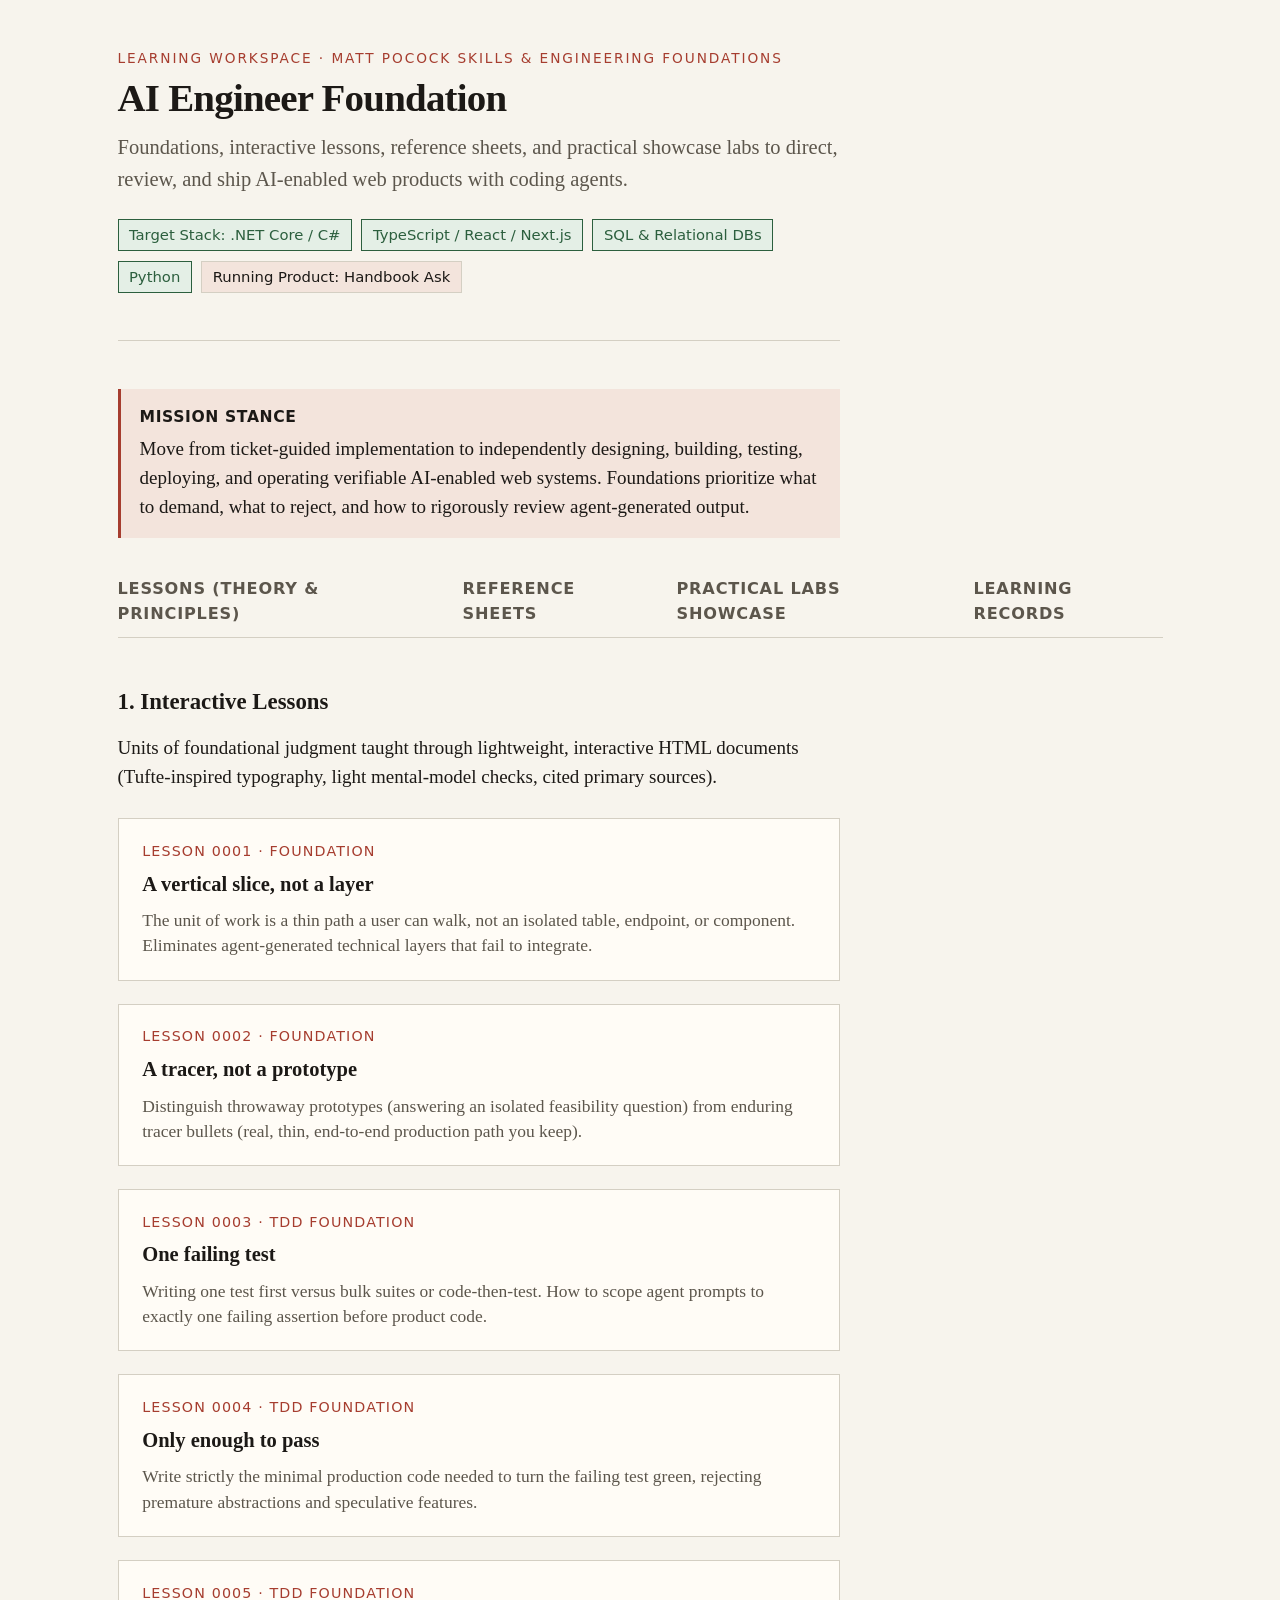
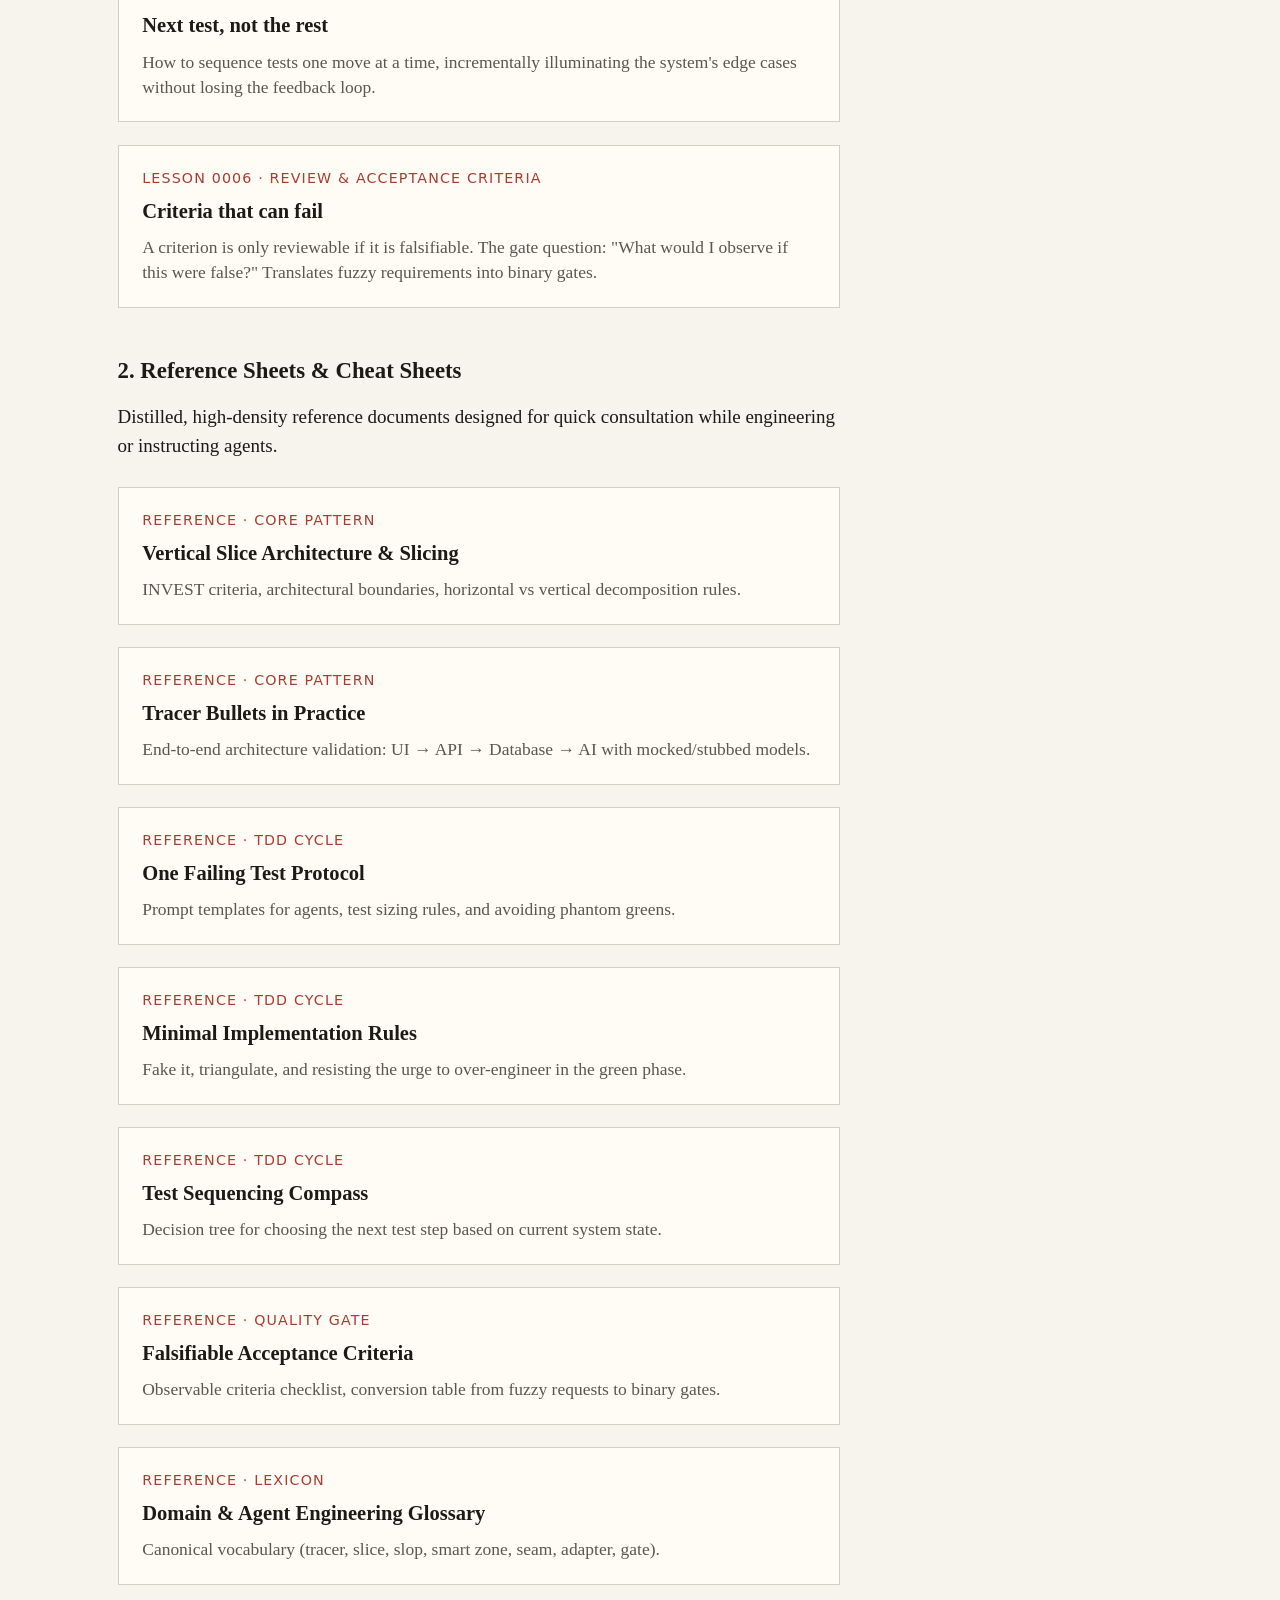
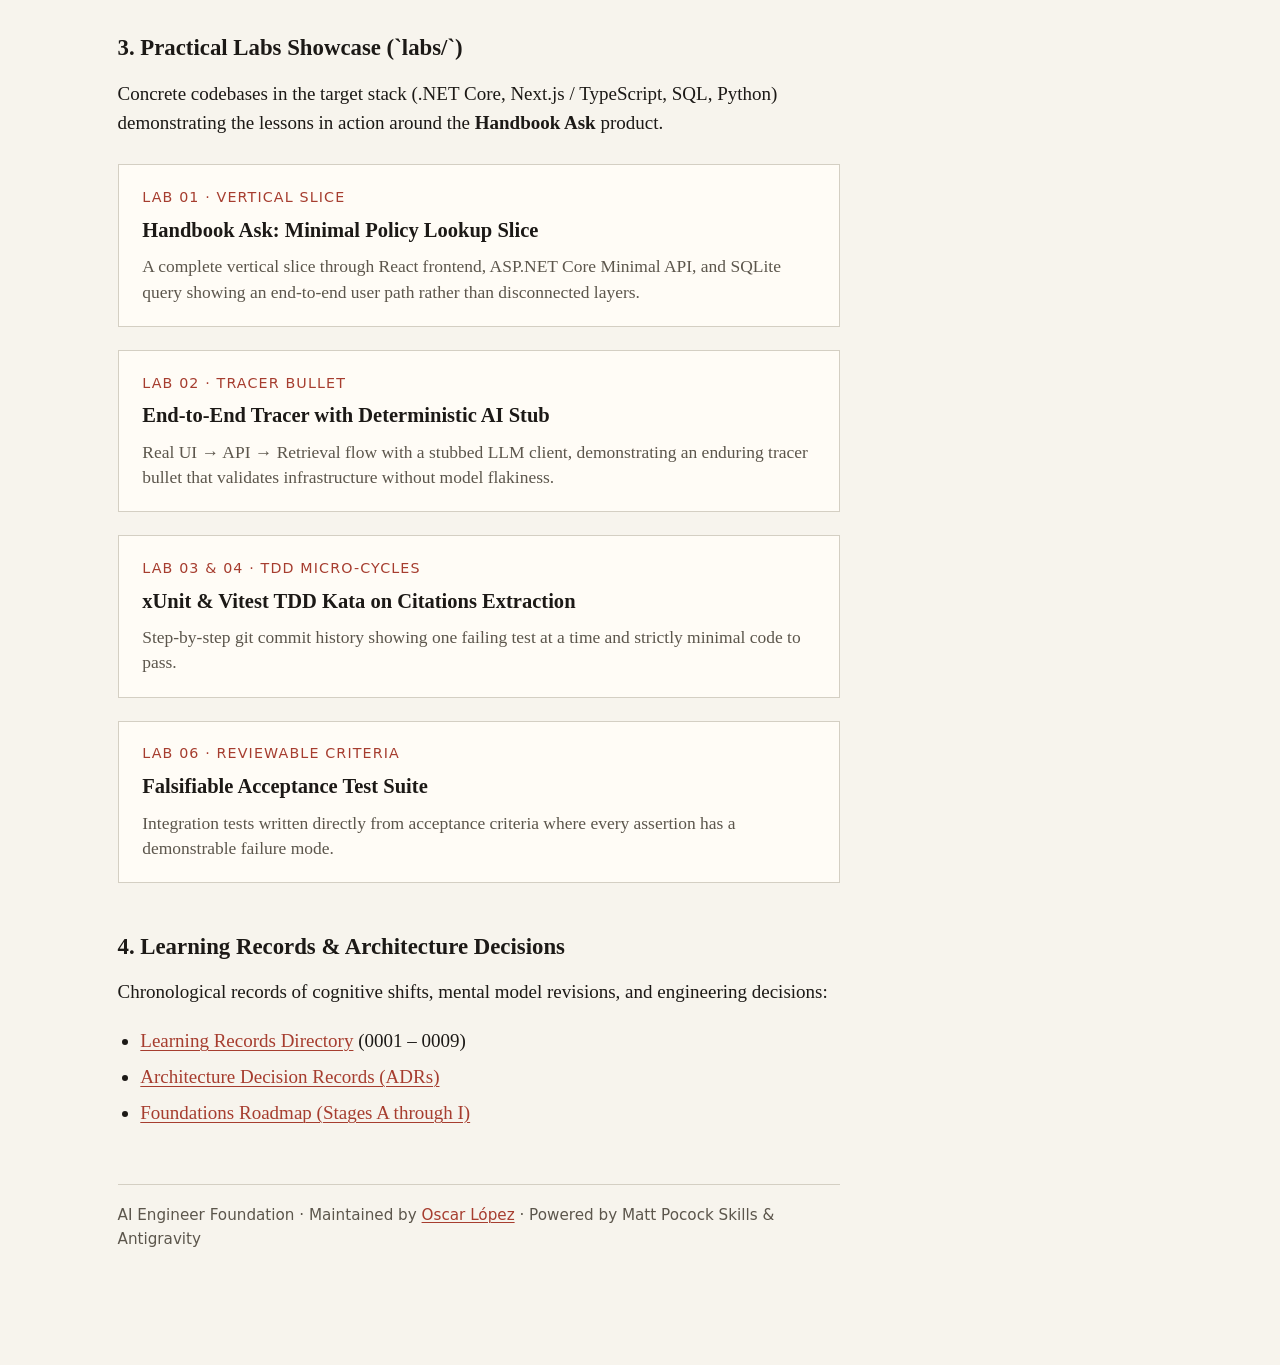
<file: index.html>
<!DOCTYPE html>
<html lang="en">
<head>
  <meta charset="utf-8">
  <meta name="viewport" content="width=device-width, initial-scale=1">
  <title>AI Engineer Foundation — Lessons, Reference & Labs Showcase</title>
  <link rel="stylesheet" href="assets/lesson.css">
  <style>
    .catalog-grid {
      display: grid;
      grid-template-columns: 1fr;
      gap: 1.2rem;
      margin: 1.4rem 0 2rem;
      max-width: var(--measure);
    }
    .catalog-item {
      background: var(--card);
      border: 1px solid var(--rule);
      padding: 1.1rem 1.25rem;
      transition: border-color 0.15s ease;
    }
    .catalog-item:hover {
      border-color: var(--mark);
    }
    .catalog-item .item-meta {
      font-family: var(--sans);
      font-size: 0.75rem;
      letter-spacing: 0.08em;
      text-transform: uppercase;
      color: var(--mark);
      margin-bottom: 0.35rem;
    }
    .catalog-item h3 {
      margin: 0 0 0.4rem;
      font-size: 1.08rem;
      font-family: var(--serif);
      text-transform: none;
      letter-spacing: normal;
    }
    .catalog-item h3 a {
      text-decoration: none;
      color: var(--ink);
    }
    .catalog-item h3 a:hover {
      color: var(--mark);
    }
    .catalog-item p {
      font-size: 0.92rem;
      color: var(--muted);
      margin: 0;
      line-height: 1.45;
    }
    .badge-bar {
      display: flex;
      flex-wrap: wrap;
      gap: 0.5rem;
      margin: 1.2rem 0;
      font-family: var(--sans);
      font-size: 0.78rem;
    }
    .badge {
      background: var(--mark-soft);
      color: var(--ink);
      padding: 0.2rem 0.55rem;
      border: 1px solid var(--rule);
    }
    .badge.stack {
      background: var(--ok-soft);
      border-color: var(--ok);
      color: var(--ok);
    }
    .nav-tabs {
      display: flex;
      gap: 1.5rem;
      border-bottom: 1px solid var(--rule);
      padding-bottom: 0.6rem;
      margin: 2rem 0 1.5rem;
      font-family: var(--sans);
      font-size: 0.85rem;
      font-weight: 600;
      text-transform: uppercase;
      letter-spacing: 0.05em;
    }
    .nav-tabs a {
      color: var(--muted);
      text-decoration: none;
    }
    .nav-tabs a:hover {
      color: var(--mark);
    }
  </style>
</head>
<body>
  <article class="page">
    <header class="mast">
      <p class="kicker">Learning Workspace · Matt Pocock Skills & Engineering Foundations</p>
      <h1>AI Engineer Foundation</h1>
      <p class="lede">Foundations, interactive lessons, reference sheets, and practical showcase labs to direct, review, and ship AI-enabled web products with coding agents.</p>

      <div class="badge-bar">
        <span class="badge stack">Target Stack: .NET Core / C#</span>
        <span class="badge stack">TypeScript / React / Next.js</span>
        <span class="badge stack">SQL & Relational DBs</span>
        <span class="badge stack">Python</span>
        <span class="badge">Running Product: Handbook Ask</span>
      </div>
    </header>

    <div class="callout">
      <strong>Mission Stance</strong>
      Move from ticket-guided implementation to independently designing, building, testing, deploying, and operating verifiable AI-enabled web systems. Foundations prioritize what to demand, what to reject, and how to rigorously review agent-generated output.
    </div>

    <nav class="nav-tabs">
      <a href="#lessons">Lessons (Theory & Principles)</a>
      <a href="#reference">Reference Sheets</a>
      <a href="#labs">Practical Labs Showcase</a>
      <a href="#records">Learning Records</a>
    </nav>

    <h2 id="lessons">1. Interactive Lessons</h2>
    <p>Units of foundational judgment taught through lightweight, interactive HTML documents (Tufte-inspired typography, light mental-model checks, cited primary sources).</p>

    <div class="catalog-grid">
      <div class="catalog-item">
        <div class="item-meta">Lesson 0001 · Foundation</div>
        <h3><a href="lessons/0001-vertical-slice-not-layer.html">A vertical slice, not a layer</a></h3>
        <p>The unit of work is a thin path a user can walk, not an isolated table, endpoint, or component. Eliminates agent-generated technical layers that fail to integrate.</p>
      </div>

      <div class="catalog-item">
        <div class="item-meta">Lesson 0002 · Foundation</div>
        <h3><a href="lessons/0002-tracer-not-prototype.html">A tracer, not a prototype</a></h3>
        <p>Distinguish throwaway prototypes (answering an isolated feasibility question) from enduring tracer bullets (real, thin, end-to-end production path you keep).</p>
      </div>

      <div class="catalog-item">
        <div class="item-meta">Lesson 0003 · TDD Foundation</div>
        <h3><a href="lessons/0003-one-failing-test.html">One failing test</a></h3>
        <p>Writing one test first versus bulk suites or code-then-test. How to scope agent prompts to exactly one failing assertion before product code.</p>
      </div>

      <div class="catalog-item">
        <div class="item-meta">Lesson 0004 · TDD Foundation</div>
        <h3><a href="lessons/0004-only-enough-to-pass.html">Only enough to pass</a></h3>
        <p>Write strictly the minimal production code needed to turn the failing test green, rejecting premature abstractions and speculative features.</p>
      </div>

      <div class="catalog-item">
        <div class="item-meta">Lesson 0005 · TDD Foundation</div>
        <h3><a href="lessons/0005-next-test-not-the-rest.html">Next test, not the rest</a></h3>
        <p>How to sequence tests one move at a time, incrementally illuminating the system's edge cases without losing the feedback loop.</p>
      </div>

      <div class="catalog-item">
        <div class="item-meta">Lesson 0006 · Review & Acceptance Criteria</div>
        <h3><a href="lessons/0006-criteria-that-can-fail.html">Criteria that can fail</a></h3>
        <p>A criterion is only reviewable if it is falsifiable. The gate question: "What would I observe if this were false?" Translates fuzzy requirements into binary gates.</p>
      </div>
    </div>

    <h2 id="reference">2. Reference Sheets & Cheat Sheets</h2>
    <p>Distilled, high-density reference documents designed for quick consultation while engineering or instructing agents.</p>

    <div class="catalog-grid">
      <div class="catalog-item">
        <div class="item-meta">Reference · Core Pattern</div>
        <h3><a href="reference/vertical-slice.html">Vertical Slice Architecture & Slicing</a></h3>
        <p>INVEST criteria, architectural boundaries, horizontal vs vertical decomposition rules.</p>
      </div>

      <div class="catalog-item">
        <div class="item-meta">Reference · Core Pattern</div>
        <h3><a href="reference/tracer-bullet.html">Tracer Bullets in Practice</a></h3>
        <p>End-to-end architecture validation: UI &rarr; API &rarr; Database &rarr; AI with mocked/stubbed models.</p>
      </div>

      <div class="catalog-item">
        <div class="item-meta">Reference · TDD Cycle</div>
        <h3><a href="reference/one-failing-test.html">One Failing Test Protocol</a></h3>
        <p>Prompt templates for agents, test sizing rules, and avoiding phantom greens.</p>
      </div>

      <div class="catalog-item">
        <div class="item-meta">Reference · TDD Cycle</div>
        <h3><a href="reference/only-enough-to-pass.html">Minimal Implementation Rules</a></h3>
        <p>Fake it, triangulate, and resisting the urge to over-engineer in the green phase.</p>
      </div>

      <div class="catalog-item">
        <div class="item-meta">Reference · TDD Cycle</div>
        <h3><a href="reference/next-failing-test.html">Test Sequencing Compass</a></h3>
        <p>Decision tree for choosing the next test step based on current system state.</p>
      </div>

      <div class="catalog-item">
        <div class="item-meta">Reference · Quality Gate</div>
        <h3><a href="reference/acceptance-criteria.html">Falsifiable Acceptance Criteria</a></h3>
        <p>Observable criteria checklist, conversion table from fuzzy requests to binary gates.</p>
      </div>

      <div class="catalog-item">
        <div class="item-meta">Reference · Lexicon</div>
        <h3><a href="reference/glossary.html">Domain & Agent Engineering Glossary</a></h3>
        <p>Canonical vocabulary (tracer, slice, slop, smart zone, seam, adapter, gate).</p>
      </div>
    </div>

    <h2 id="labs">3. Practical Labs Showcase (`labs/`)</h2>
    <p>Concrete codebases in the target stack (.NET Core, Next.js / TypeScript, SQL, Python) demonstrating the lessons in action around the <strong>Handbook Ask</strong> product.</p>

    <div class="catalog-grid">
      <div class="catalog-item">
        <div class="item-meta">Lab 01 · Vertical Slice</div>
        <h3><a href="labs/01-vertical-slice/README.md">Handbook Ask: Minimal Policy Lookup Slice</a></h3>
        <p>A complete vertical slice through React frontend, ASP.NET Core Minimal API, and SQLite query showing an end-to-end user path rather than disconnected layers.</p>
      </div>

      <div class="catalog-item">
        <div class="item-meta">Lab 02 · Tracer Bullet</div>
        <h3><a href="labs/02-tracer-bullet/README.md">End-to-End Tracer with Deterministic AI Stub</a></h3>
        <p>Real UI &rarr; API &rarr; Retrieval flow with a stubbed LLM client, demonstrating an enduring tracer bullet that validates infrastructure without model flakiness.</p>
      </div>

      <div class="catalog-item">
        <div class="item-meta">Lab 03 &amp; 04 · TDD Micro-Cycles</div>
        <h3><a href="labs/03-tdd-cycles/README.md">xUnit &amp; Vitest TDD Kata on Citations Extraction</a></h3>
        <p>Step-by-step git commit history showing one failing test at a time and strictly minimal code to pass.</p>
      </div>

      <div class="catalog-item">
        <div class="item-meta">Lab 06 · Reviewable Criteria</div>
        <h3><a href="labs/06-falsifiable-specs/README.md">Falsifiable Acceptance Test Suite</a></h3>
        <p>Integration tests written directly from acceptance criteria where every assertion has a demonstrable failure mode.</p>
      </div>
    </div>

    <h2 id="records">4. Learning Records & Architecture Decisions</h2>
    <p>Chronological records of cognitive shifts, mental model revisions, and engineering decisions:</p>
    <ul>
      <li><a href="https://github.com/oscarlopez1991/ai-engineer-foundation/tree/main/learning-records">Learning Records Directory</a> (0001 &ndash; 0009)</li>
      <li><a href="https://github.com/oscarlopez1991/ai-engineer-foundation/tree/main/docs/adr">Architecture Decision Records (ADRs)</a></li>
      <li><a href="ROADMAP.md">Foundations Roadmap (Stages A through I)</a></li>
    </ul>

    <footer class="meta">
      <p>AI Engineer Foundation · Maintained by <a href="https://github.com/oscarlopez1991">Oscar López</a> · Powered by Matt Pocock Skills &amp; Antigravity</p>
    </footer>
  </article>
</body>
</html>
</file>
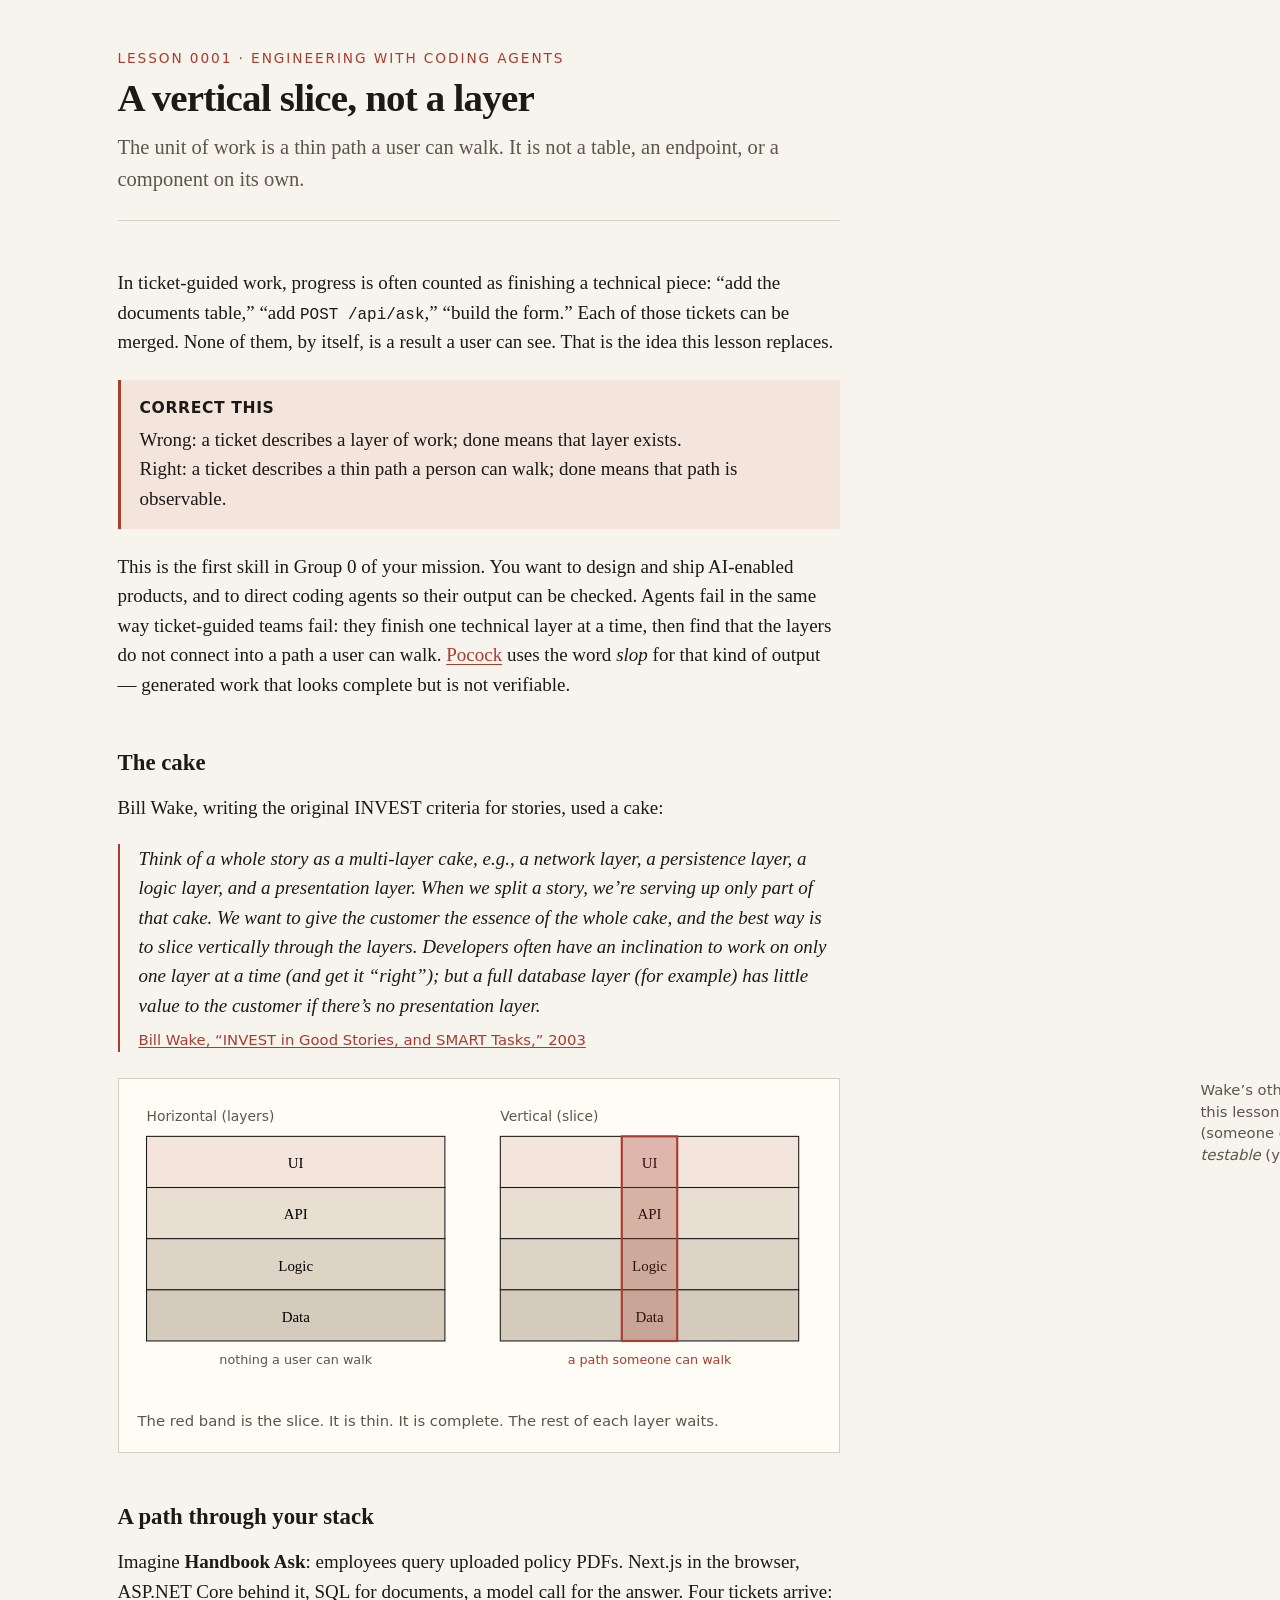
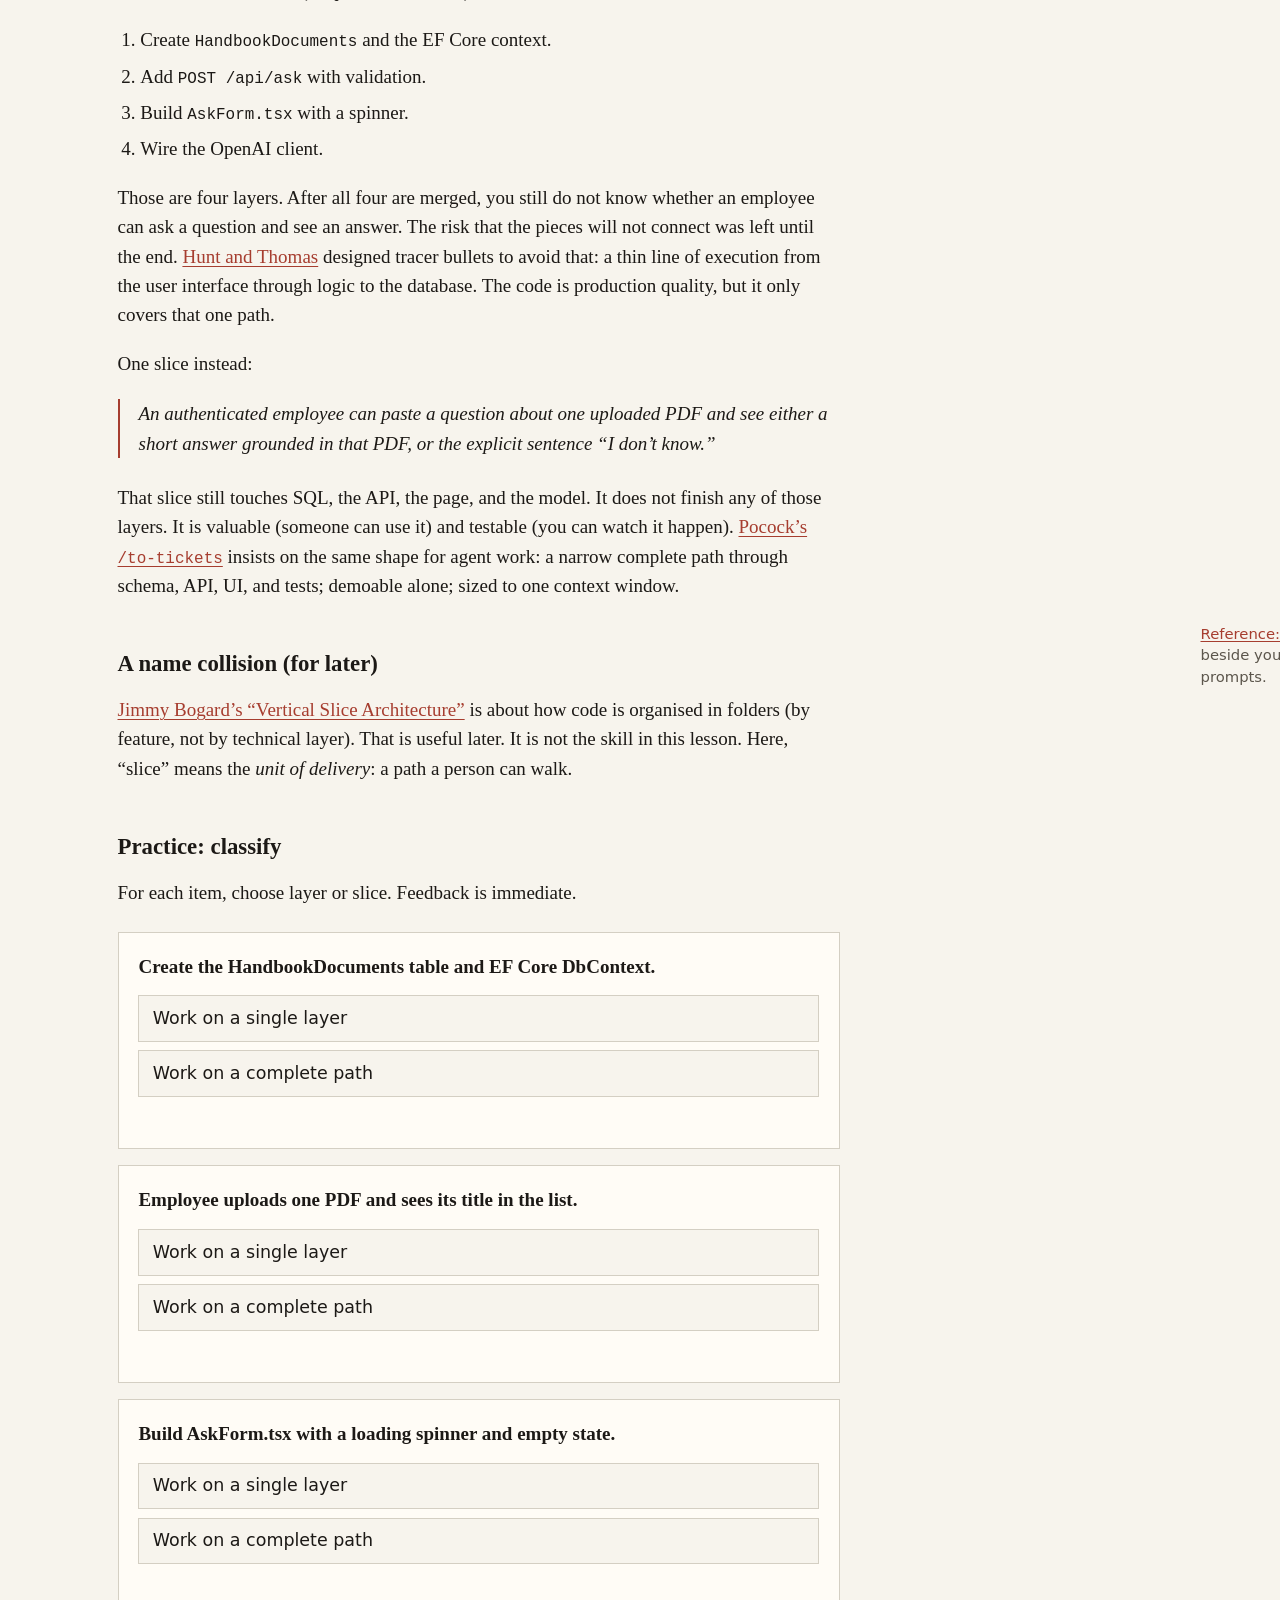
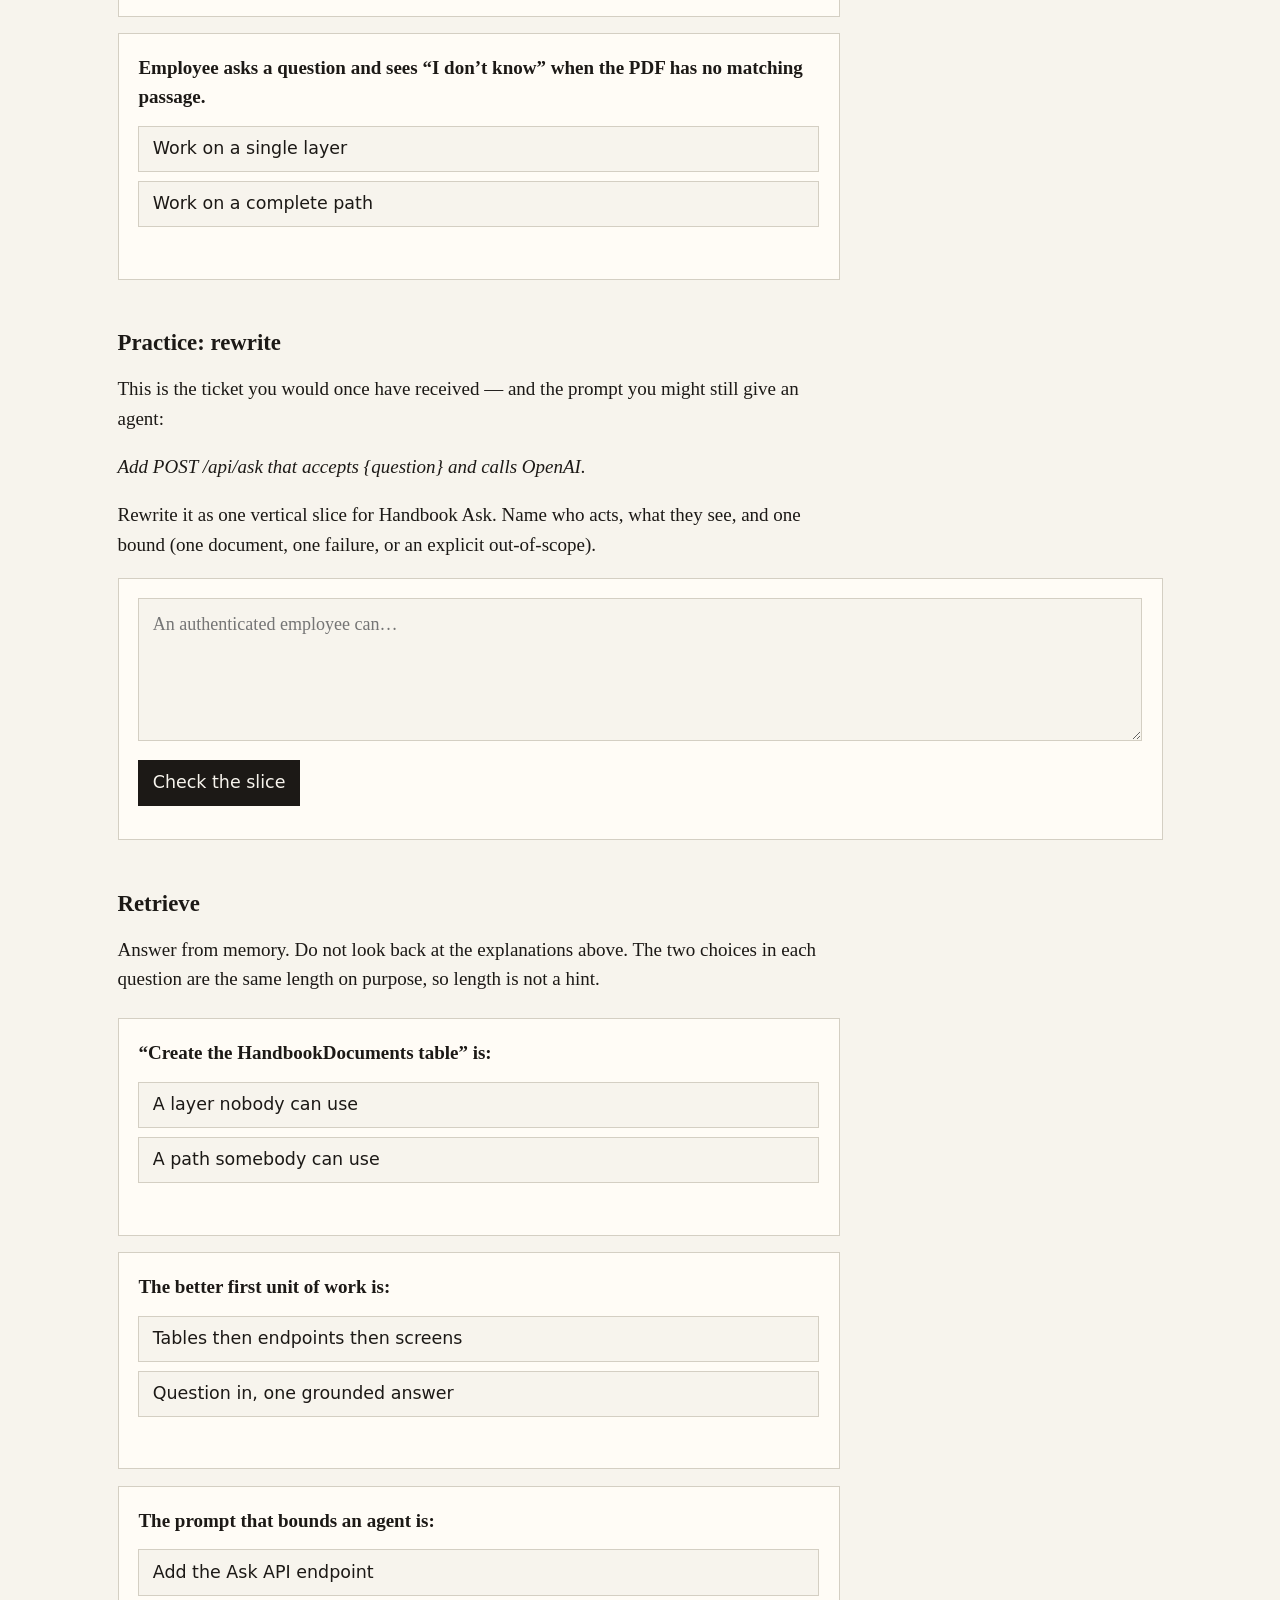
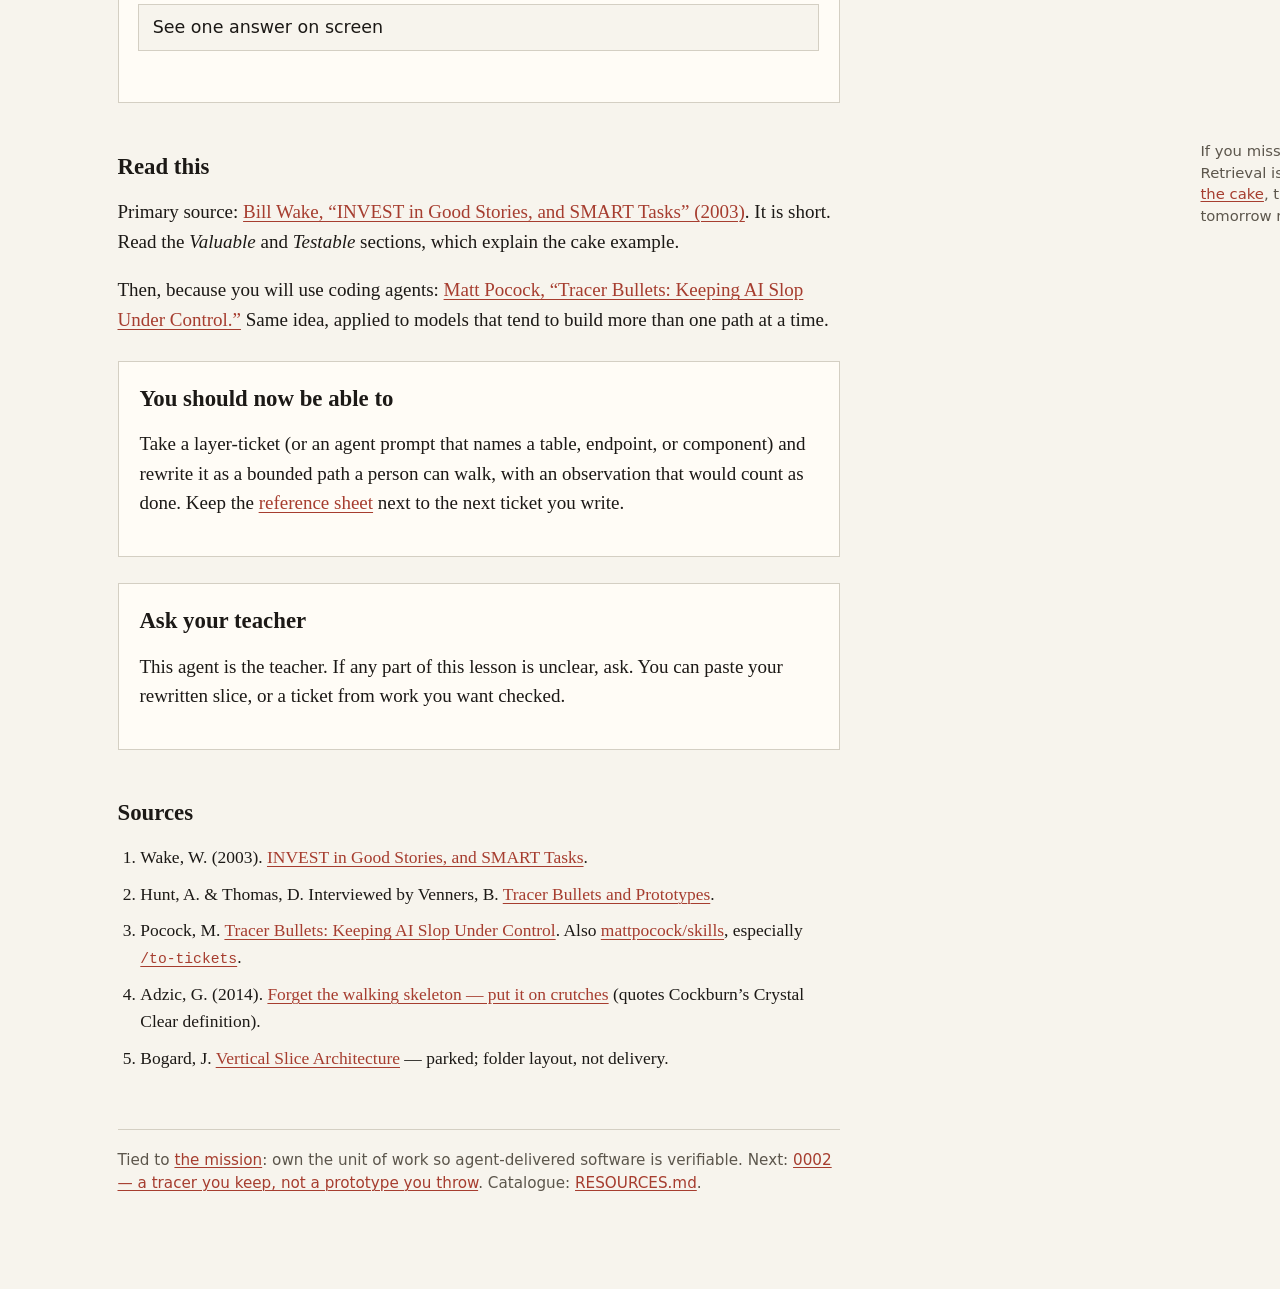
<file: lessons/0001-vertical-slice-not-layer.html>
<!DOCTYPE html>
<html lang="en">
<head>
  <meta charset="utf-8">
  <meta name="viewport" content="width=device-width, initial-scale=1">
  <title>0001 — A vertical slice, not a layer</title>
  <link rel="stylesheet" href="../assets/lesson.css">
</head>
<body>
  <article class="page">
    <header class="mast">
      <p class="kicker">Lesson 0001 · Engineering with coding agents</p>
      <h1>A vertical slice, not a layer</h1>
      <p class="lede">The unit of work is a thin path a user can walk. It is not a table, an endpoint, or a component on its own.</p>
    </header>

    <p>In ticket-guided work, progress is often counted as finishing a technical piece: “add the documents table,” “add <code>POST /api/ask</code>,” “build the form.” Each of those tickets can be merged. None of them, by itself, is a result a user can see. That is the idea this lesson replaces.</p>

    <div class="callout">
      <strong>Correct this</strong>
      Wrong: a ticket describes a layer of work; done means that layer exists.<br>
      Right: a ticket describes a thin path a person can walk; done means that path is observable.
    </div>

    <p>This is the first skill in Group 0 of your mission. You want to design and ship AI-enabled products, and to direct coding agents so their output can be checked. Agents fail in the same way ticket-guided teams fail: they finish one technical layer at a time, then find that the layers do not connect into a path a user can walk. <a href="https://www.aihero.dev/tracer-bullets">Pocock</a> uses the word <em>slop</em> for that kind of output — generated work that looks complete but is not verifiable.</p>

    <h2 id="the-cake">The cake</h2>
    <p>Bill Wake, writing the original INVEST criteria for stories, used a cake:</p>
    <blockquote>
      Think of a whole story as a multi-layer cake, e.g., a network layer, a persistence layer, a logic layer, and a presentation layer. When we split a story, we’re serving up only part of that cake. We want to give the customer the essence of the whole cake, and the best way is to slice vertically through the layers. Developers often have an inclination to work on only one layer at a time (and get it “right”); but a full database layer (for example) has little value to the customer if there’s no presentation layer.
      <cite><a href="https://xp123.com/invest-in-good-stories-and-smart-tasks/">Bill Wake, “INVEST in Good Stories, and SMART Tasks,” 2003</a></cite>
    </blockquote>
    <p class="sidenote">Wake’s other letters matter later. For this lesson, keep two: <em>valuable</em> (someone can use this path) and <em>testable</em> (you could write a check for it).</p>

    <figure class="diagram" aria-label="Horizontal layers versus a vertical slice">
      <svg viewBox="0 0 640 280" role="img">
        <title>Four cake layers, then the same cake with one thin vertical cut</title>
        <text x="8" y="22" fill="#5c564c" font-size="13" font-family="system-ui">Horizontal (layers)</text>
        <rect x="8" y="36" width="280" height="48" fill="#f3e4dc" stroke="#1c1916"/>
        <text x="148" y="66" text-anchor="middle" font-size="14" font-family="Georgia, serif">UI</text>
        <rect x="8" y="84" width="280" height="48" fill="#e8dfd2" stroke="#1c1916"/>
        <text x="148" y="114" text-anchor="middle" font-size="14" font-family="Georgia, serif">API</text>
        <rect x="8" y="132" width="280" height="48" fill="#ddd4c6" stroke="#1c1916"/>
        <text x="148" y="162" text-anchor="middle" font-size="14" font-family="Georgia, serif">Logic</text>
        <rect x="8" y="180" width="280" height="48" fill="#d4cbbd" stroke="#1c1916"/>
        <text x="148" y="210" text-anchor="middle" font-size="14" font-family="Georgia, serif">Data</text>
        <text x="148" y="250" text-anchor="middle" fill="#5c564c" font-size="12" font-family="system-ui">nothing a user can walk</text>

        <text x="340" y="22" fill="#5c564c" font-size="13" font-family="system-ui">Vertical (slice)</text>
        <rect x="340" y="36" width="280" height="48" fill="#f3e4dc" stroke="#1c1916"/>
        <text x="480" y="66" text-anchor="middle" font-size="14" font-family="Georgia, serif">UI</text>
        <rect x="340" y="84" width="280" height="48" fill="#e8dfd2" stroke="#1c1916"/>
        <text x="480" y="114" text-anchor="middle" font-size="14" font-family="Georgia, serif">API</text>
        <rect x="340" y="132" width="280" height="48" fill="#ddd4c6" stroke="#1c1916"/>
        <text x="480" y="162" text-anchor="middle" font-size="14" font-family="Georgia, serif">Logic</text>
        <rect x="340" y="180" width="280" height="48" fill="#d4cbbd" stroke="#1c1916"/>
        <text x="480" y="210" text-anchor="middle" font-size="14" font-family="Georgia, serif">Data</text>
        <rect x="454" y="36" width="52" height="192" fill="#a63d2f" fill-opacity="0.28" stroke="#a63d2f" stroke-width="2"/>
        <text x="480" y="250" text-anchor="middle" fill="#a63d2f" font-size="12" font-family="system-ui">a path someone can walk</text>
      </svg>
      <figcaption>The red band is the slice. It is thin. It is complete. The rest of each layer waits.</figcaption>
    </figure>

    <h2>A path through your stack</h2>
    <p>Imagine <strong>Handbook Ask</strong>: employees query uploaded policy PDFs. Next.js in the browser, ASP.NET Core behind it, SQL for documents, a model call for the answer. Four tickets arrive:</p>
    <ol>
      <li>Create <code>HandbookDocuments</code> and the EF Core context.</li>
      <li>Add <code>POST /api/ask</code> with validation.</li>
      <li>Build <code>AskForm.tsx</code> with a spinner.</li>
      <li>Wire the OpenAI client.</li>
    </ol>
    <p>Those are four layers. After all four are merged, you still do not know whether an employee can ask a question and see an answer. The risk that the pieces will not connect was left until the end. <a href="https://www.artima.com/articles/tracer-bullets-and-prototypes">Hunt and Thomas</a> designed tracer bullets to avoid that: a thin line of execution from the user interface through logic to the database. The code is production quality, but it only covers that one path.</p>
    <p>One slice instead:</p>
    <blockquote>
      An authenticated employee can paste a question about one uploaded PDF and see either a short answer grounded in that PDF, or the explicit sentence “I don’t know.”
    </blockquote>
    <p>That slice still touches SQL, the API, the page, and the model. It does not finish any of those layers. It is valuable (someone can use it) and testable (you can watch it happen). <a href="https://github.com/mattpocock/skills/blob/main/skills/engineering/to-tickets/SKILL.md">Pocock’s <code>/to-tickets</code></a> insists on the same shape for agent work: a narrow complete path through schema, API, UI, and tests; demoable alone; sized to one context window.</p>
    <p class="sidenote"><a href="../reference/vertical-slice.html">Reference: vertical slice</a> — keep this beside you when you write tickets or prompts.</p>

    <h2>A name collision (for later)</h2>
    <p><a href="https://www.jimmybogard.com/vertical-slice-architecture/">Jimmy Bogard’s “Vertical Slice Architecture”</a> is about how code is organised in folders (by feature, not by technical layer). That is useful later. It is not the skill in this lesson. Here, “slice” means the <em>unit of delivery</em>: a path a person can walk.</p>

    <h2>Practice: classify</h2>
    <p>For each item, choose layer or slice. Feedback is immediate.</p>

    <div class="lab">
      <div class="lab-card" data-classify data-kind="layer" data-why="A table existing is not a path anyone can walk.">
        <p class="lab-prompt">Create the HandbookDocuments table and EF Core DbContext.</p>
        <div class="choices">
          <button type="button" class="kind" data-kind="layer">Work on a single layer</button>
          <button type="button" class="kind" data-kind="slice">Work on a complete path</button>
        </div>
        <p class="feedback"></p>
      </div>
      <div class="lab-card" data-classify data-kind="slice" data-why="An employee can do something and see a result. Thin, complete, observable.">
        <p class="lab-prompt">Employee uploads one PDF and sees its title in the list.</p>
        <div class="choices">
          <button type="button" class="kind" data-kind="layer">Work on a single layer</button>
          <button type="button" class="kind" data-kind="slice">Work on a complete path</button>
        </div>
        <p class="feedback"></p>
      </div>
      <div class="lab-card" data-classify data-kind="layer" data-why="A component is a layer of UI. No API, no data, no outcome.">
        <p class="lab-prompt">Build AskForm.tsx with a loading spinner and empty state.</p>
        <div class="choices">
          <button type="button" class="kind" data-kind="layer">Work on a single layer</button>
          <button type="button" class="kind" data-kind="slice">Work on a complete path</button>
        </div>
        <p class="feedback"></p>
      </div>
      <div class="lab-card" data-classify data-kind="slice" data-why="A named failure is still a walkable path. That is how you bound the slice.">
        <p class="lab-prompt">Employee asks a question and sees “I don’t know” when the PDF has no matching passage.</p>
        <div class="choices">
          <button type="button" class="kind" data-kind="layer">Work on a single layer</button>
          <button type="button" class="kind" data-kind="slice">Work on a complete path</button>
        </div>
        <p class="feedback"></p>
      </div>
    </div>

    <h2>Practice: rewrite</h2>
    <p>This is the ticket you would once have received — and the prompt you might still give an agent:</p>
    <p><em>Add POST /api/ask that accepts {question} and calls OpenAI.</em></p>
    <p>Rewrite it as one vertical slice for Handbook Ask. Name who acts, what they see, and one bound (one document, one failure, or an explicit out-of-scope).</p>

    <div class="lab-rewrite" data-rewrite>
      <textarea class="rewrite" placeholder="An authenticated employee can…"></textarea>
      <button type="button" class="primary">Check the slice</button>
      <ul class="checks"></ul>
    </div>

    <h2>Retrieve</h2>
    <p>Answer from memory. Do not look back at the explanations above. The two choices in each question are the same length on purpose, so length is not a hint.</p>

    <div class="quiz">
      <div class="quiz-item" data-quiz-item data-correct="0" data-why="A table existing is not a path anyone can walk. Layers can merge with nothing demoable.">
        <p class="quiz-stem">“Create the HandbookDocuments table” is:</p>
        <div class="choices">
          <button type="button" class="choice" data-choice="0">A layer nobody can use</button>
          <button type="button" class="choice" data-choice="1">A path somebody can use</button>
        </div>
        <p class="feedback"></p>
      </div>
      <div class="quiz-item" data-quiz-item data-correct="1" data-why="Wake: serve a slice through the cake, not a whole layer of sponge.">
        <p class="quiz-stem">The better first unit of work is:</p>
        <div class="choices">
          <button type="button" class="choice" data-choice="0">Tables then endpoints then screens</button>
          <button type="button" class="choice" data-choice="1">Question in, one grounded answer</button>
        </div>
        <p class="feedback"></p>
      </div>
      <div class="quiz-item" data-quiz-item data-correct="1" data-why="Agents often finish one technical layer at a time. A slice names a path they can complete and you can check.">
        <p class="quiz-stem">The prompt that bounds an agent is:</p>
        <div class="choices">
          <button type="button" class="choice" data-choice="0">Add the Ask API endpoint</button>
          <button type="button" class="choice" data-choice="1">See one answer on screen</button>
        </div>
        <p class="feedback"></p>
      </div>
    </div>
    <p class="sidenote">If you missed one, that is expected. Retrieval is how the idea sticks. Re-read <a href="#the-cake">the cake</a>, then try the questions again tomorrow rather than immediately.</p>

    <h2>Read this</h2>
    <p>Primary source: <a href="https://xp123.com/invest-in-good-stories-and-smart-tasks/">Bill Wake, “INVEST in Good Stories, and SMART Tasks” (2003)</a>. It is short. Read the <em>Valuable</em> and <em>Testable</em> sections, which explain the cake example.</p>
    <p>Then, because you will use coding agents: <a href="https://www.aihero.dev/tracer-bullets">Matt Pocock, “Tracer Bullets: Keeping AI Slop Under Control.”</a> Same idea, applied to models that tend to build more than one path at a time.</p>

    <div class="win">
      <h2>You should now be able to</h2>
      <p>Take a layer-ticket (or an agent prompt that names a table, endpoint, or component) and rewrite it as a bounded path a person can walk, with an observation that would count as done. Keep the <a href="../reference/vertical-slice.html">reference sheet</a> next to the next ticket you write.</p>
    </div>

    <div class="teacher">
      <h2>Ask your teacher</h2>
      <p>This agent is the teacher. If any part of this lesson is unclear, ask. You can paste your rewritten slice, or a ticket from work you want checked.</p>
    </div>

    <h2>Sources</h2>
    <ol class="refs">
      <li>Wake, W. (2003). <a href="https://xp123.com/invest-in-good-stories-and-smart-tasks/">INVEST in Good Stories, and SMART Tasks</a>.</li>
      <li>Hunt, A. &amp; Thomas, D. Interviewed by Venners, B. <a href="https://www.artima.com/articles/tracer-bullets-and-prototypes">Tracer Bullets and Prototypes</a>.</li>
      <li>Pocock, M. <a href="https://www.aihero.dev/tracer-bullets">Tracer Bullets: Keeping AI Slop Under Control</a>. Also <a href="https://github.com/mattpocock/skills">mattpocock/skills</a>, especially <a href="https://github.com/mattpocock/skills/blob/main/skills/engineering/to-tickets/SKILL.md"><code>/to-tickets</code></a>.</li>
      <li>Adzic, G. (2014). <a href="https://gojko.net/2014/06/09/forget-the-walking-skeleton-put-it-on-crutches/">Forget the walking skeleton — put it on crutches</a> (quotes Cockburn’s Crystal Clear definition).</li>
      <li>Bogard, J. <a href="https://www.jimmybogard.com/vertical-slice-architecture/">Vertical Slice Architecture</a> — parked; folder layout, not delivery.</li>
    </ol>

    <footer class="meta">
      Tied to <a href="../MISSION.md">the mission</a>: own the unit of work so agent-delivered software is verifiable.
      Next: <a href="0002-tracer-not-prototype.html">0002 — a tracer you keep, not a prototype you throw</a>.
      Catalogue: <a href="../RESOURCES.md">RESOURCES.md</a>.
    </footer>
  </article>
  <script src="../assets/quiz.js"></script>
  <script src="../assets/slice-lab.js"></script>
</body>
</html>
</file>
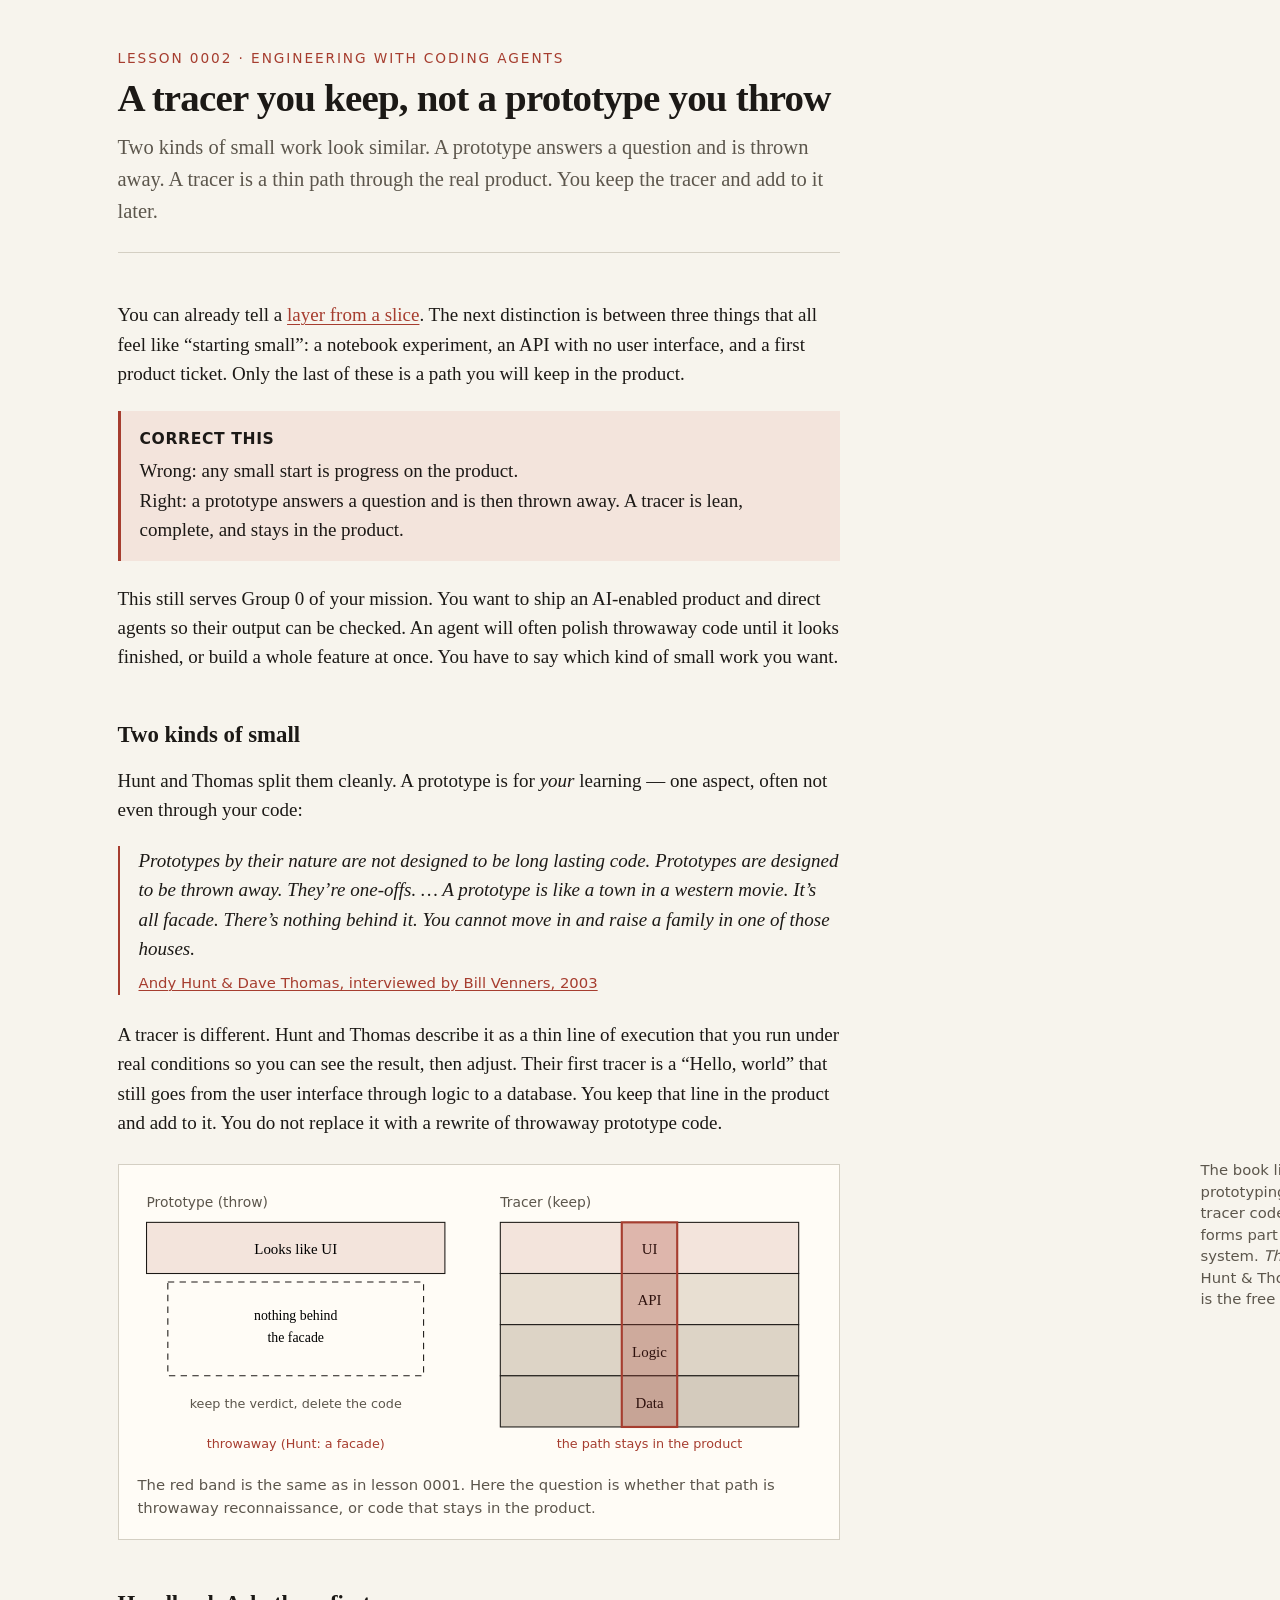
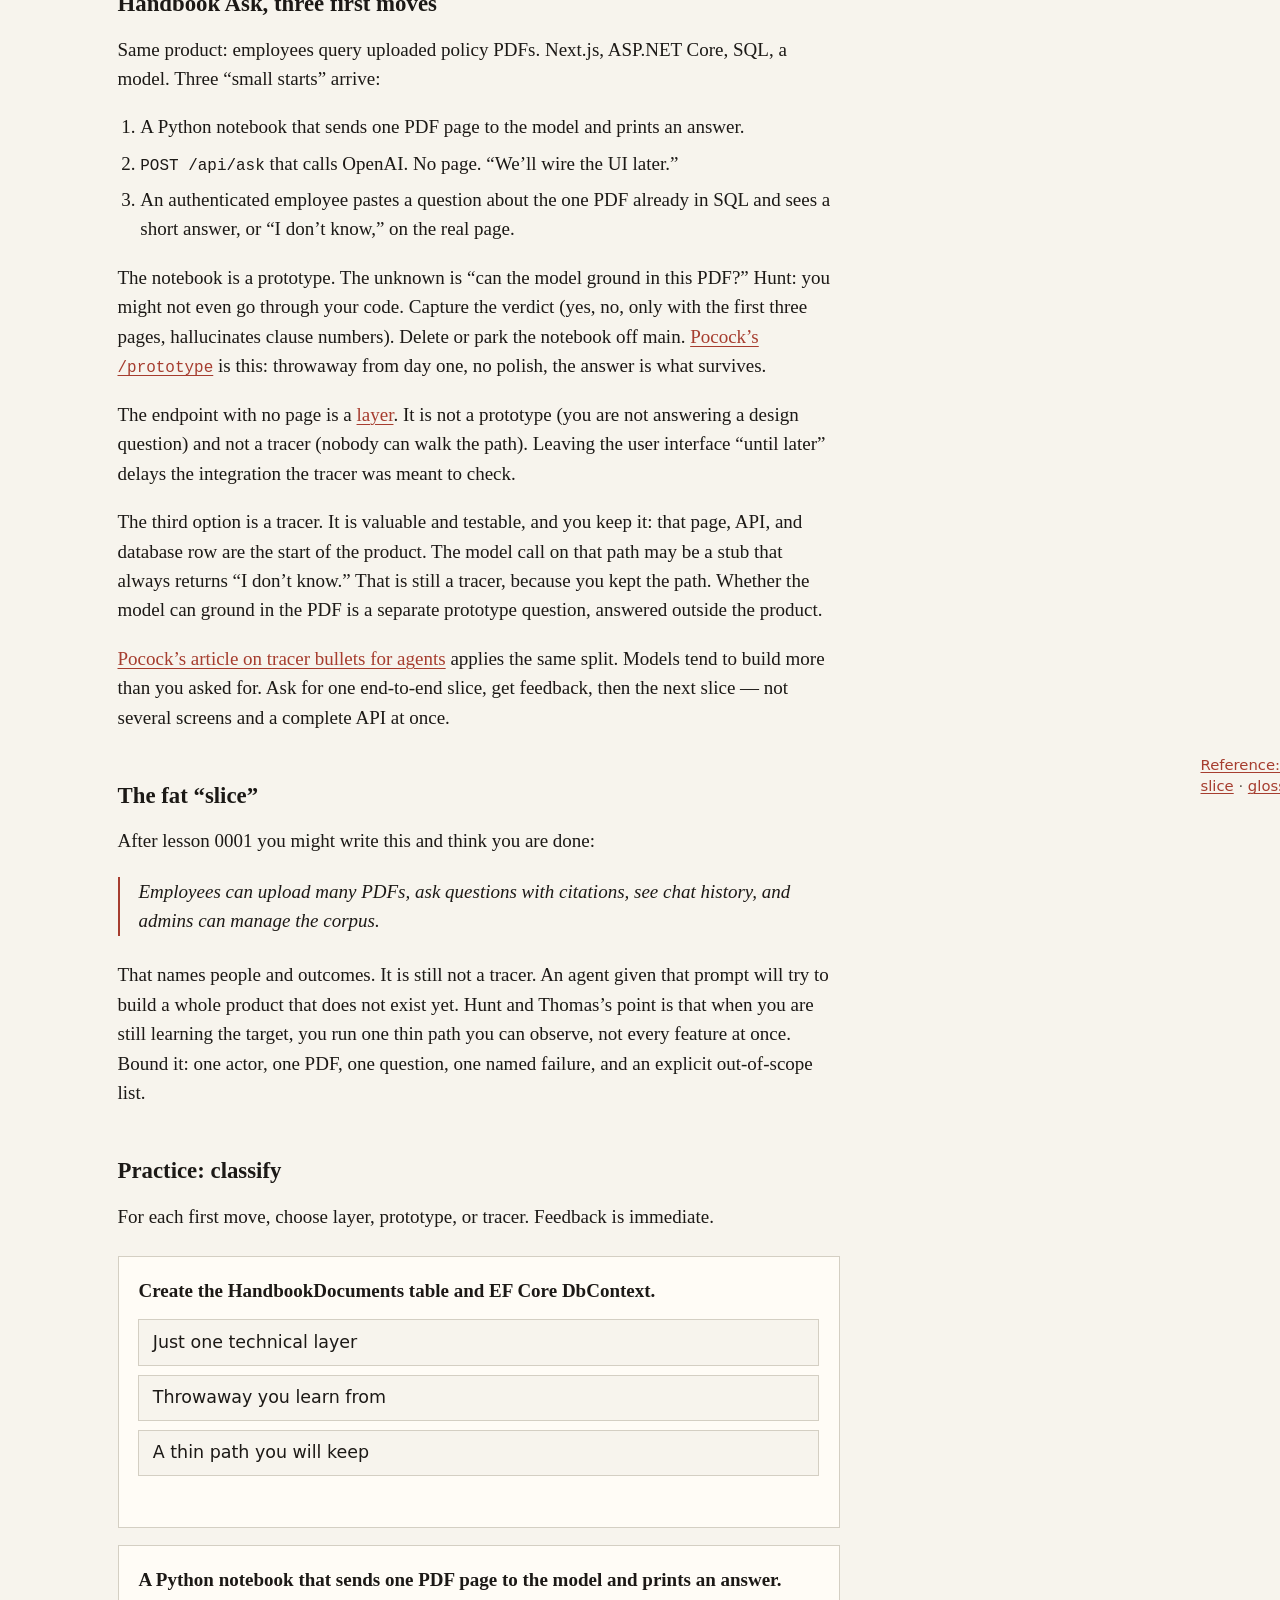
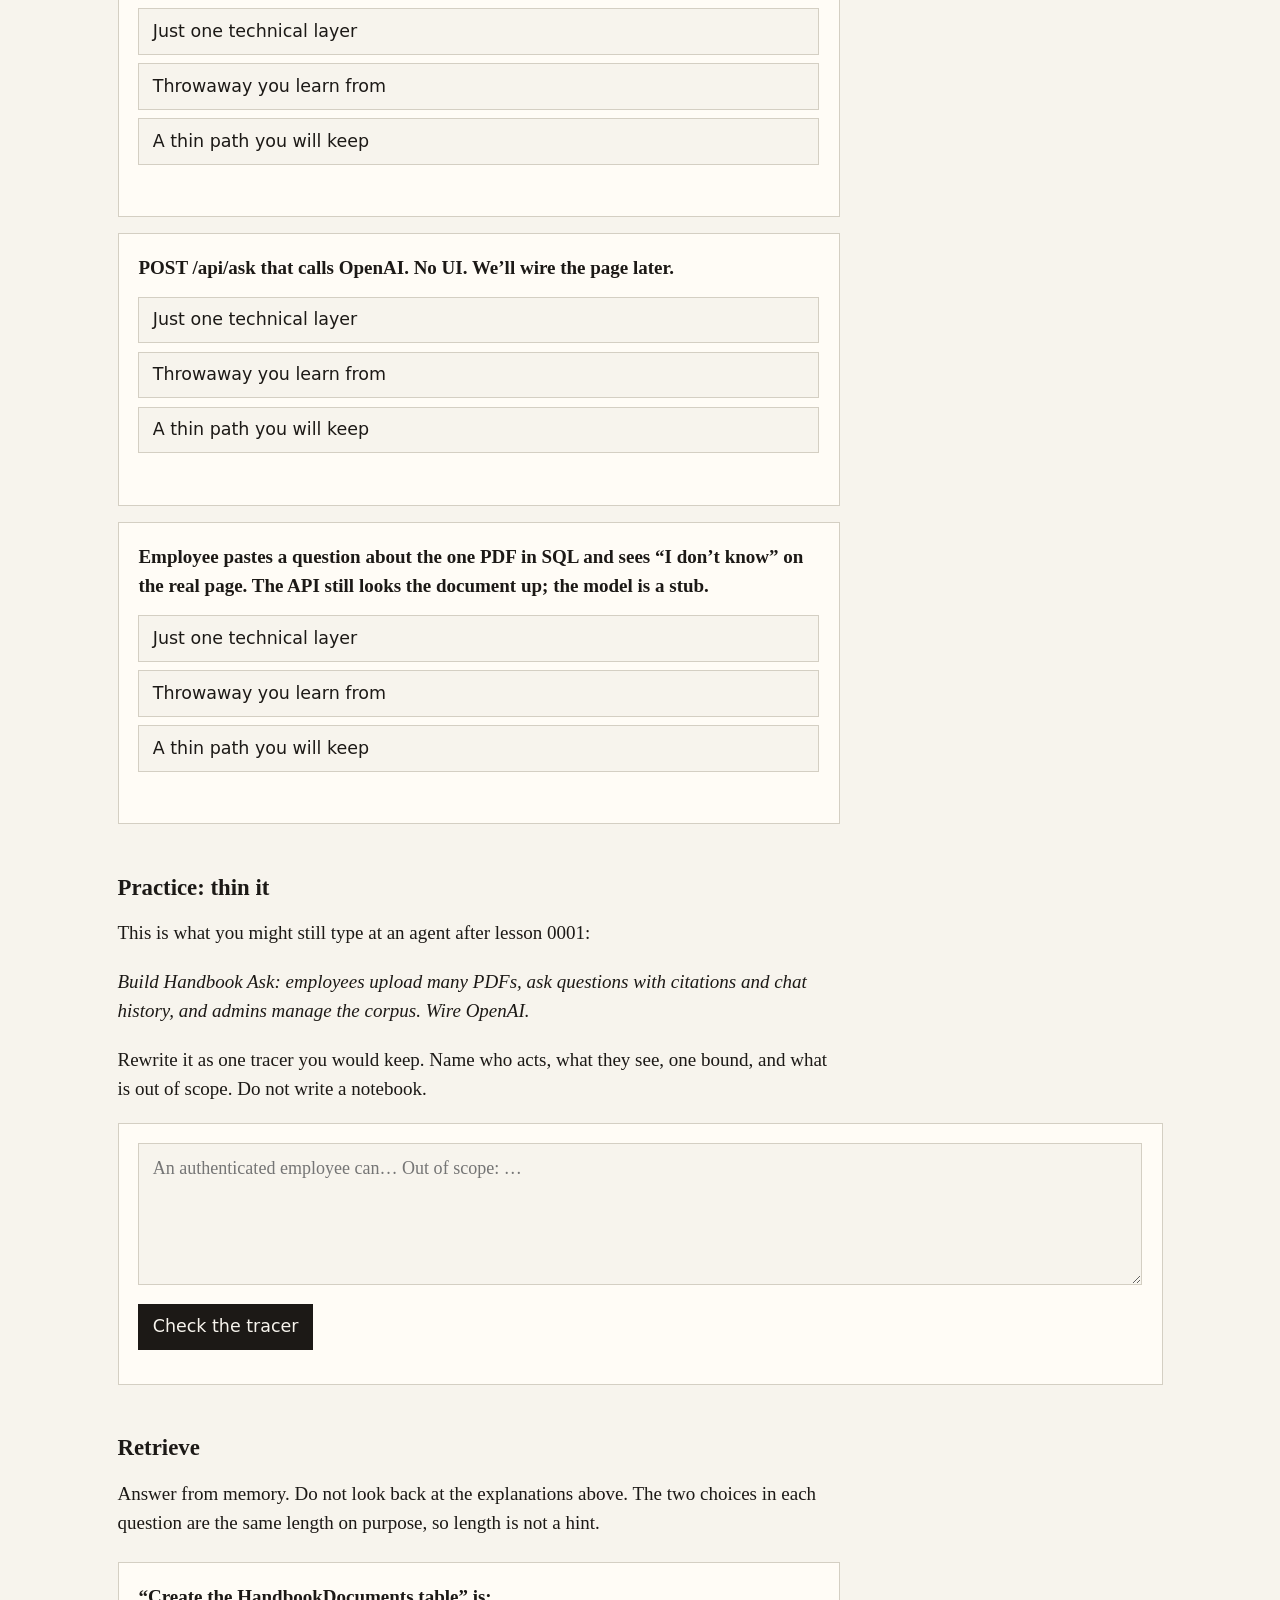
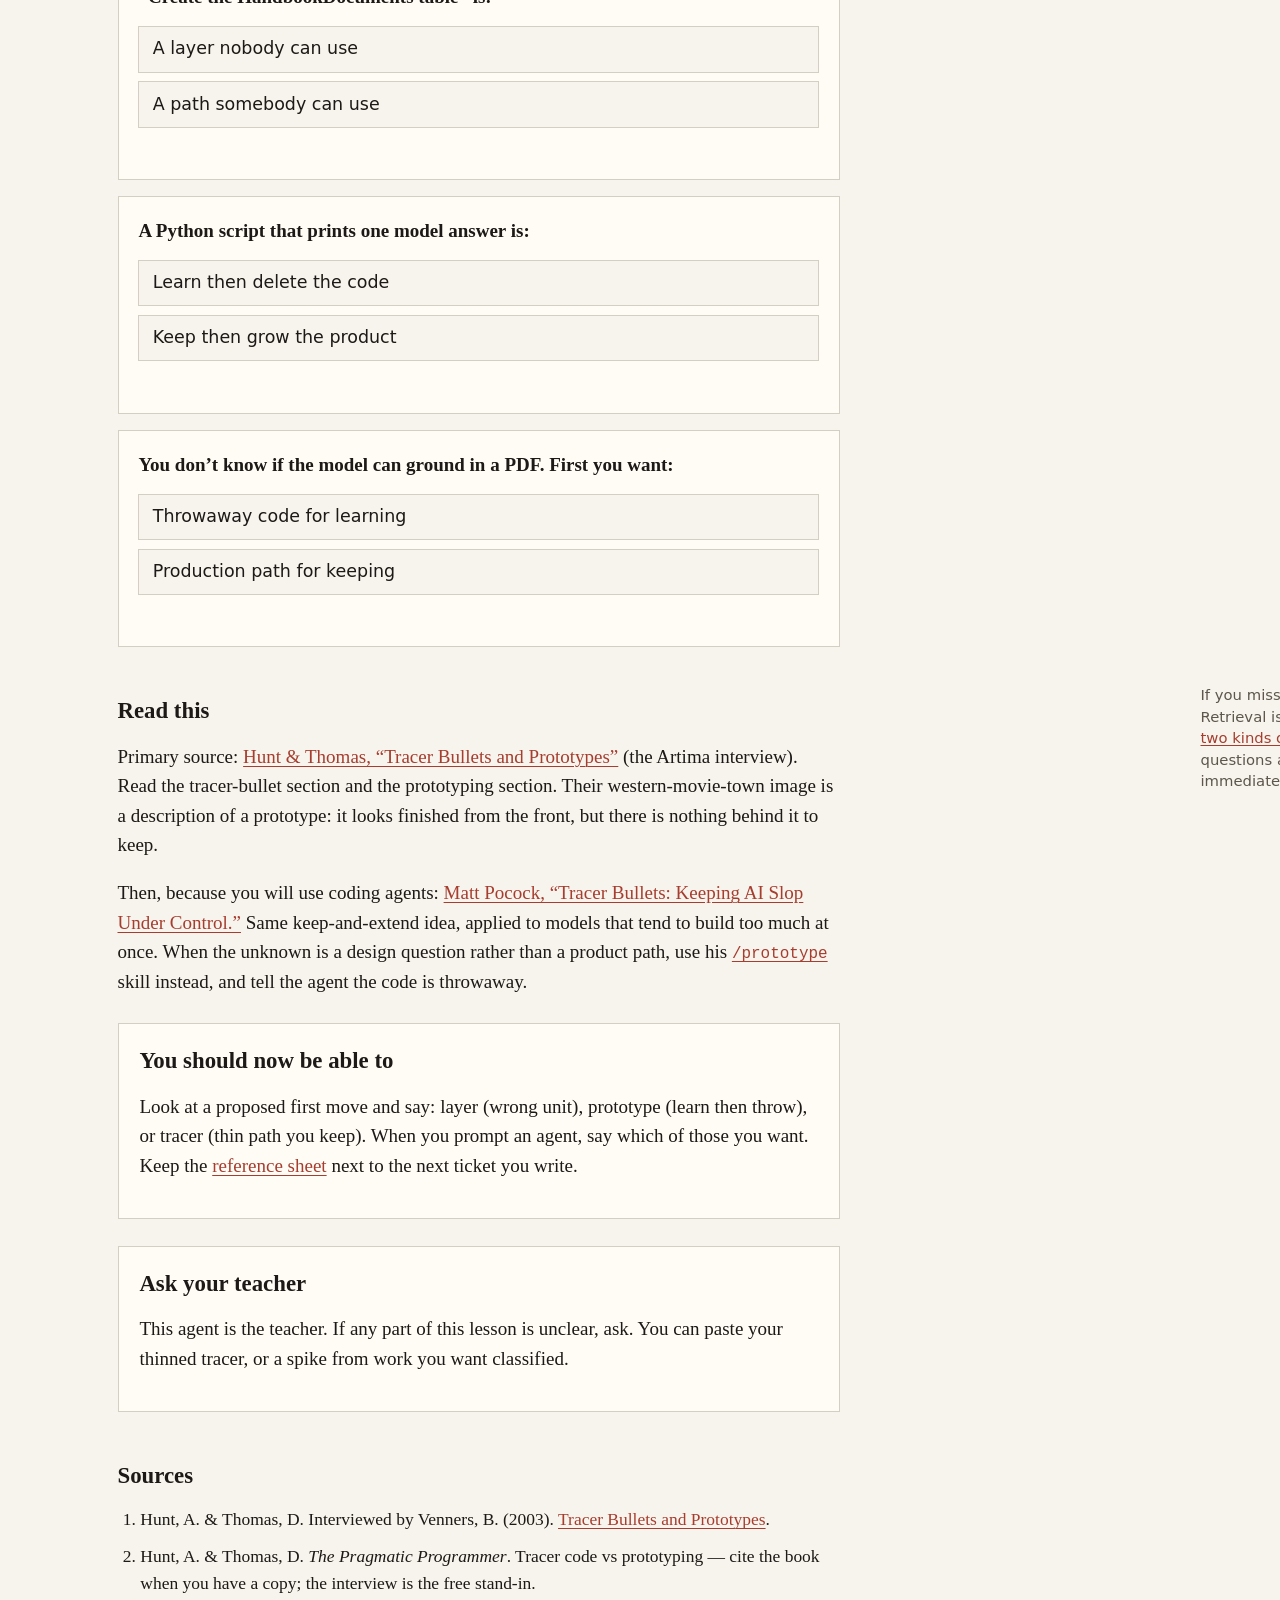
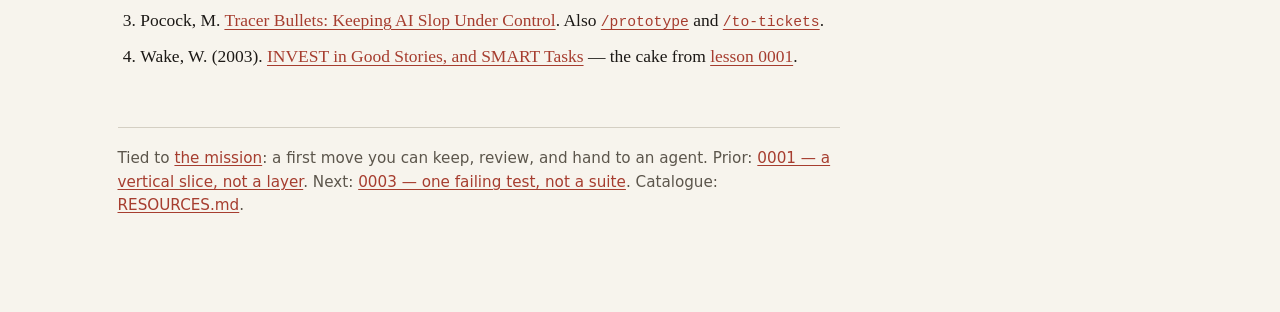
<file: lessons/0002-tracer-not-prototype.html>
<!DOCTYPE html>
<html lang="en">
<head>
  <meta charset="utf-8">
  <meta name="viewport" content="width=device-width, initial-scale=1">
  <title>0002 — A tracer you keep, not a prototype you throw</title>
  <link rel="stylesheet" href="../assets/lesson.css">
</head>
<body>
  <article class="page">
    <header class="mast">
      <p class="kicker">Lesson 0002 · Engineering with coding agents</p>
      <h1>A tracer you keep, not a prototype you throw</h1>
      <p class="lede">Two kinds of small work look similar. A prototype answers a question and is thrown away. A tracer is a thin path through the real product. You keep the tracer and add to it later.</p>
    </header>

    <p>You can already tell a <a href="0001-vertical-slice-not-layer.html">layer from a slice</a>. The next distinction is between three things that all feel like “starting small”: a notebook experiment, an API with no user interface, and a first product ticket. Only the last of these is a path you will keep in the product.</p>

    <div class="callout">
      <strong>Correct this</strong>
      Wrong: any small start is progress on the product.<br>
      Right: a prototype answers a question and is then thrown away. A tracer is lean, complete, and stays in the product.
    </div>

    <p>This still serves Group 0 of your mission. You want to ship an AI-enabled product and direct agents so their output can be checked. An agent will often polish throwaway code until it looks finished, or build a whole feature at once. You have to say which kind of small work you want.</p>

    <h2 id="two-kinds">Two kinds of small</h2>
    <p>Hunt and Thomas split them cleanly. A prototype is for <em>your</em> learning — one aspect, often not even through your code:</p>
    <blockquote>
      Prototypes by their nature are not designed to be long lasting code. Prototypes are designed to be thrown away. They’re one-offs. … A prototype is like a town in a western movie. It’s all facade. There’s nothing behind it. You cannot move in and raise a family in one of those houses.
      <cite><a href="https://www.artima.com/articles/tracer-bullets-and-prototypes">Andy Hunt &amp; Dave Thomas, interviewed by Bill Venners, 2003</a></cite>
    </blockquote>
    <p>A tracer is different. Hunt and Thomas describe it as a thin line of execution that you run under real conditions so you can see the result, then adjust. Their first tracer is a “Hello, world” that still goes from the user interface through logic to a database. You keep that line in the product and add to it. You do not replace it with a rewrite of throwaway prototype code.</p>
    <p class="sidenote">The book line, when you have a copy: prototyping generates disposable code; tracer code is lean but complete and forms part of the skeleton of the final system. <em>The Pragmatic Programmer</em>, Hunt &amp; Thomas. Until then the interview is the free first-party source.</p>

    <figure class="diagram" aria-label="Prototype facade versus a tracer you keep">
      <svg viewBox="0 0 640 260" role="img">
        <title>A throwaway facade next to a thin path through the real stack</title>
        <text x="8" y="22" fill="#5c564c" font-size="13" font-family="system-ui">Prototype (throw)</text>
        <rect x="8" y="36" width="280" height="48" fill="#f3e4dc" stroke="#1c1916"/>
        <text x="148" y="66" text-anchor="middle" font-size="14" font-family="Georgia, serif">Looks like UI</text>
        <rect x="28" y="92" width="240" height="88" fill="none" stroke="#1c1916" stroke-dasharray="6 5"/>
        <text x="148" y="128" text-anchor="middle" font-size="13" font-family="Georgia, serif">nothing behind</text>
        <text x="148" y="148" text-anchor="middle" font-size="13" font-family="Georgia, serif">the facade</text>
        <text x="148" y="210" text-anchor="middle" fill="#5c564c" font-size="12" font-family="system-ui">keep the verdict, delete the code</text>
        <text x="148" y="248" text-anchor="middle" fill="#a63d2f" font-size="12" font-family="system-ui">throwaway (Hunt: a facade)</text>

        <text x="340" y="22" fill="#5c564c" font-size="13" font-family="system-ui">Tracer (keep)</text>
        <rect x="340" y="36" width="280" height="48" fill="#f3e4dc" stroke="#1c1916"/>
        <text x="480" y="66" text-anchor="middle" font-size="14" font-family="Georgia, serif">UI</text>
        <rect x="340" y="84" width="280" height="48" fill="#e8dfd2" stroke="#1c1916"/>
        <text x="480" y="114" text-anchor="middle" font-size="14" font-family="Georgia, serif">API</text>
        <rect x="340" y="132" width="280" height="48" fill="#ddd4c6" stroke="#1c1916"/>
        <text x="480" y="162" text-anchor="middle" font-size="14" font-family="Georgia, serif">Logic</text>
        <rect x="340" y="180" width="280" height="48" fill="#d4cbbd" stroke="#1c1916"/>
        <text x="480" y="210" text-anchor="middle" font-size="14" font-family="Georgia, serif">Data</text>
        <rect x="454" y="36" width="52" height="192" fill="#a63d2f" fill-opacity="0.28" stroke="#a63d2f" stroke-width="2"/>
        <text x="480" y="248" text-anchor="middle" fill="#a63d2f" font-size="12" font-family="system-ui">the path stays in the product</text>
      </svg>
      <figcaption>The red band is the same as in lesson 0001. Here the question is whether that path is throwaway reconnaissance, or code that stays in the product.</figcaption>
    </figure>

    <h2>Handbook Ask, three first moves</h2>
    <p>Same product: employees query uploaded policy PDFs. Next.js, ASP.NET Core, SQL, a model. Three “small starts” arrive:</p>
    <ol>
      <li>A Python notebook that sends one PDF page to the model and prints an answer.</li>
      <li><code>POST /api/ask</code> that calls OpenAI. No page. “We’ll wire the UI later.”</li>
      <li>An authenticated employee pastes a question about the one PDF already in SQL and sees a short answer, or “I don’t know,” on the real page.</li>
    </ol>
    <p>The notebook is a prototype. The unknown is “can the model ground in this PDF?” Hunt: you might not even go through your code. Capture the verdict (yes, no, only with the first three pages, hallucinates clause numbers). Delete or park the notebook off main. <a href="https://github.com/mattpocock/skills/blob/main/skills/engineering/prototype/SKILL.md">Pocock’s <code>/prototype</code></a> is this: throwaway from day one, no polish, the answer is what survives.</p>
    <p>The endpoint with no page is a <a href="0001-vertical-slice-not-layer.html">layer</a>. It is not a prototype (you are not answering a design question) and not a tracer (nobody can walk the path). Leaving the user interface “until later” delays the integration the tracer was meant to check.</p>
    <p>The third option is a tracer. It is valuable and testable, and you keep it: that page, API, and database row are the start of the product. The model call on that path may be a stub that always returns “I don’t know.” That is still a tracer, because you kept the path. Whether the model can ground in the PDF is a separate prototype question, answered outside the product.</p>
    <p><a href="https://www.aihero.dev/tracer-bullets">Pocock’s article on tracer bullets for agents</a> applies the same split. Models tend to build more than you asked for. Ask for one end-to-end slice, get feedback, then the next slice — not several screens and a complete API at once.</p>
    <p class="sidenote"><a href="../reference/tracer-bullet.html">Reference: tracer vs prototype</a> · <a href="../reference/vertical-slice.html">vertical slice</a> · <a href="../reference/glossary.html">glossary</a>.</p>

    <h2>The fat “slice”</h2>
    <p>After lesson 0001 you might write this and think you are done:</p>
    <blockquote>
      Employees can upload many PDFs, ask questions with citations, see chat history, and admins can manage the corpus.
    </blockquote>
    <p>That names people and outcomes. It is still not a tracer. An agent given that prompt will try to build a whole product that does not exist yet. Hunt and Thomas’s point is that when you are still learning the target, you run one thin path you can observe, not every feature at once. Bound it: one actor, one PDF, one question, one named failure, and an explicit out-of-scope list.</p>

    <h2>Practice: classify</h2>
    <p>For each first move, choose layer, prototype, or tracer. Feedback is immediate.</p>

    <div class="lab">
      <div class="lab-card" data-classify data-kind="layer" data-why="A table existing is not a path and not a question. You already classified this in lesson 0001.">
        <p class="lab-prompt">Create the HandbookDocuments table and EF Core DbContext.</p>
        <div class="choices">
          <button type="button" class="kind" data-kind="layer">Just one technical layer</button>
          <button type="button" class="kind" data-kind="prototype">Throwaway you learn from</button>
          <button type="button" class="kind" data-kind="tracer">A thin path you will keep</button>
        </div>
        <p class="feedback"></p>
      </div>
      <div class="lab-card" data-classify data-kind="prototype" data-why="One question: can the model ground? The script is a facade. Keep the verdict, not the notebook.">
        <p class="lab-prompt">A Python notebook that sends one PDF page to the model and prints an answer.</p>
        <div class="choices">
          <button type="button" class="kind" data-kind="layer">Just one technical layer</button>
          <button type="button" class="kind" data-kind="prototype">Throwaway you learn from</button>
          <button type="button" class="kind" data-kind="tracer">A thin path you will keep</button>
        </div>
        <p class="feedback"></p>
      </div>
      <div class="lab-card" data-classify data-kind="layer" data-why="No page, no walkable path. ‘Wire later’ postpones the integration you needed the tracer for.">
        <p class="lab-prompt">POST /api/ask that calls OpenAI. No UI. We’ll wire the page later.</p>
        <div class="choices">
          <button type="button" class="kind" data-kind="layer">Just one technical layer</button>
          <button type="button" class="kind" data-kind="prototype">Throwaway you learn from</button>
          <button type="button" class="kind" data-kind="tracer">A thin path you will keep</button>
        </div>
        <p class="feedback"></p>
      </div>
      <div class="lab-card" data-classify data-kind="tracer" data-why="A person walks a real path. Stubbing the model is allowed: you are keeping the path, not pretending the notebook is the product.">
        <p class="lab-prompt">Employee pastes a question about the one PDF in SQL and sees “I don’t know” on the real page. The API still looks the document up; the model is a stub.</p>
        <div class="choices">
          <button type="button" class="kind" data-kind="layer">Just one technical layer</button>
          <button type="button" class="kind" data-kind="prototype">Throwaway you learn from</button>
          <button type="button" class="kind" data-kind="tracer">A thin path you will keep</button>
        </div>
        <p class="feedback"></p>
      </div>
    </div>

    <h2>Practice: thin it</h2>
    <p>This is what you might still type at an agent after lesson 0001:</p>
    <p><em>Build Handbook Ask: employees upload many PDFs, ask questions with citations and chat history, and admins manage the corpus. Wire OpenAI.</em></p>
    <p>Rewrite it as one tracer you would keep. Name who acts, what they see, one bound, and what is out of scope. Do not write a notebook.</p>

    <div class="lab-rewrite" data-score-rewrite>
      <textarea class="rewrite" placeholder="An authenticated employee can… Out of scope: …"></textarea>
      <button type="button" class="primary">Check the tracer</button>
      <ul class="checks"></ul>
      <script type="application/json" data-rewrite-checks>
        [
          {
            "minLength": 40,
            "pass": "You wrote a real slice, not a slogan.",
            "fail": "Say the whole path in a sentence or two (who does what, what they see)."
          },
          {
            "must": "\\b(employee|user|reader|person|someone|staff|manager)s?\\b",
            "pass": "A person is in the picture.",
            "fail": "Name who can walk this path (employee, user, reader…)."
          },
          {
            "must": "\\b(see|sees|shown|shows|get|gets|read|reads|displayed|display)\\b",
            "pass": "The result is observable.",
            "fail": "Say what they can see or get — that is what you will test."
          },
          {
            "must": "\\b(one|single)\\b|don't know|do not know|i don't know|this pdf|one pdf|one document",
            "pass": "The tracer is bounded (one thing, or a named failure).",
            "fail": "Bound it: one document, one question, or a named failure such as “I don’t know.”"
          },
          {
            "must": "out of scope|not include|without |excluding|not history|no history|not upload|not admin|not citation|citations later",
            "pass": "You named what this tracer will not do.",
            "fail": "Say what is out of scope (uploads, history, citations, admin, many PDFs)."
          },
          {
            "mustNot": "notebook|colab|scratch script|console app",
            "pass": "This is product code you would keep, not a notebook.",
            "fail": "A notebook or scratch script is a prototype. Write the path in the product."
          },
          {
            "layerLead": {
              "starts": "^(add|create|build|implement|wire|set up)\\b",
              "has": "\\b(table|endpoint|api|component|form|dbcontext|schema|openai|client)\\b",
              "unless": "\\b(see|sees|shown|get|gets)\\b"
            },
            "pass": "The lead sentence is behaviour, not a layer.",
            "fail": "You still started from a layer (table, endpoint, component). Start from the user path."
          }
        ]
      </script>
    </div>

    <h2>Retrieve</h2>
    <p>Answer from memory. Do not look back at the explanations above. The two choices in each question are the same length on purpose, so length is not a hint.</p>

    <div class="quiz">
      <div class="quiz-item" data-quiz-item data-correct="0" data-why="A table existing is not a path anyone can walk. You classified this in lesson 0001 — retrieve it, don’t re-read it.">
        <p class="quiz-stem">“Create the HandbookDocuments table” is:</p>
        <div class="choices">
          <button type="button" class="choice" data-choice="0">A layer nobody can use</button>
          <button type="button" class="choice" data-choice="1">A path somebody can use</button>
        </div>
        <p class="feedback"></p>
      </div>
      <div class="quiz-item" data-quiz-item data-correct="0" data-why="The notebook answers a question. Hunt: throw the facade. Keep the verdict.">
        <p class="quiz-stem">A Python script that prints one model answer is:</p>
        <div class="choices">
          <button type="button" class="choice" data-choice="0">Learn then delete the code</button>
          <button type="button" class="choice" data-choice="1">Keep then grow the product</button>
        </div>
        <p class="feedback"></p>
      </div>
      <div class="quiz-item" data-quiz-item data-correct="0" data-why="The unknown is the model, not whether the stack hangs together. Prototype first; then put a tracer through the product.">
        <p class="quiz-stem">You don’t know if the model can ground in a PDF. First you want:</p>
        <div class="choices">
          <button type="button" class="choice" data-choice="0">Throwaway code for learning</button>
          <button type="button" class="choice" data-choice="1">Production path for keeping</button>
        </div>
        <p class="feedback"></p>
      </div>
    </div>
    <p class="sidenote">If you missed one, that is expected. Retrieval is how the idea sticks. Re-read <a href="#two-kinds">two kinds of small</a>, then try the questions again tomorrow rather than immediately.</p>

    <h2>Read this</h2>
    <p>Primary source: <a href="https://www.artima.com/articles/tracer-bullets-and-prototypes">Hunt &amp; Thomas, “Tracer Bullets and Prototypes”</a> (the Artima interview). Read the tracer-bullet section and the prototyping section. Their western-movie-town image is a description of a prototype: it looks finished from the front, but there is nothing behind it to keep.</p>
    <p>Then, because you will use coding agents: <a href="https://www.aihero.dev/tracer-bullets">Matt Pocock, “Tracer Bullets: Keeping AI Slop Under Control.”</a> Same keep-and-extend idea, applied to models that tend to build too much at once. When the unknown is a design question rather than a product path, use his <a href="https://github.com/mattpocock/skills/blob/main/skills/engineering/prototype/SKILL.md"><code>/prototype</code></a> skill instead, and tell the agent the code is throwaway.</p>

    <div class="win">
      <h2>You should now be able to</h2>
      <p>Look at a proposed first move and say: layer (wrong unit), prototype (learn then throw), or tracer (thin path you keep). When you prompt an agent, say which of those you want. Keep the <a href="../reference/tracer-bullet.html">reference sheet</a> next to the next ticket you write.</p>
    </div>

    <div class="teacher">
      <h2>Ask your teacher</h2>
      <p>This agent is the teacher. If any part of this lesson is unclear, ask. You can paste your thinned tracer, or a spike from work you want classified.</p>
    </div>

    <h2>Sources</h2>
    <ol class="refs">
      <li>Hunt, A. &amp; Thomas, D. Interviewed by Venners, B. (2003). <a href="https://www.artima.com/articles/tracer-bullets-and-prototypes">Tracer Bullets and Prototypes</a>.</li>
      <li>Hunt, A. &amp; Thomas, D. <em>The Pragmatic Programmer</em>. Tracer code vs prototyping — cite the book when you have a copy; the interview is the free stand-in.</li>
      <li>Pocock, M. <a href="https://www.aihero.dev/tracer-bullets">Tracer Bullets: Keeping AI Slop Under Control</a>. Also <a href="https://github.com/mattpocock/skills/blob/main/skills/engineering/prototype/SKILL.md"><code>/prototype</code></a> and <a href="https://github.com/mattpocock/skills/blob/main/skills/engineering/to-tickets/SKILL.md"><code>/to-tickets</code></a>.</li>
      <li>Wake, W. (2003). <a href="https://xp123.com/invest-in-good-stories-and-smart-tasks/">INVEST in Good Stories, and SMART Tasks</a> — the cake from <a href="0001-vertical-slice-not-layer.html">lesson 0001</a>.</li>
    </ol>

    <footer class="meta">
      Tied to <a href="../MISSION.md">the mission</a>: a first move you can keep, review, and hand to an agent.
      Prior: <a href="0001-vertical-slice-not-layer.html">0001 — a vertical slice, not a layer</a>.
      Next: <a href="0003-one-failing-test.html">0003 — one failing test, not a suite</a>.
      Catalogue: <a href="../RESOURCES.md">RESOURCES.md</a>.
    </footer>
  </article>
  <script src="../assets/quiz.js"></script>
  <script src="../assets/slice-lab.js"></script>
  <script src="../assets/score-rewrite.js"></script>
</body>
</html>
</file>
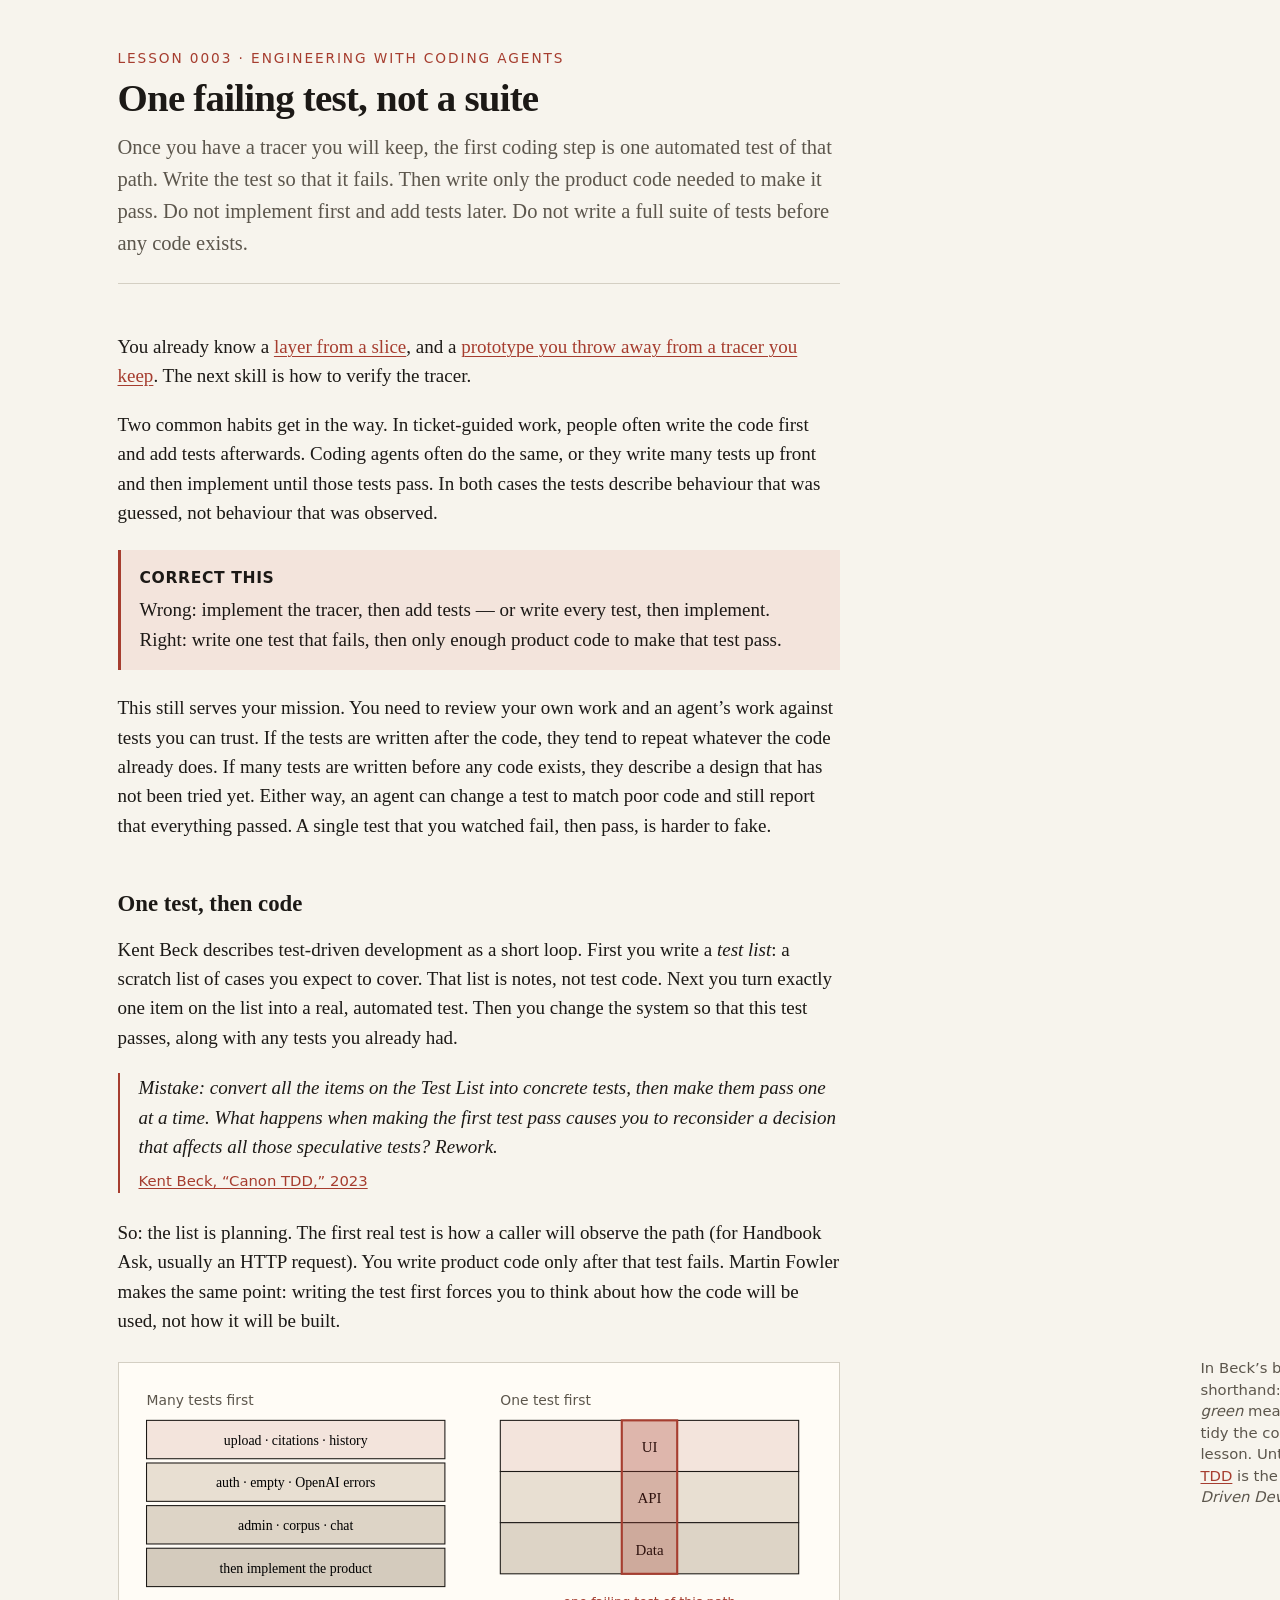
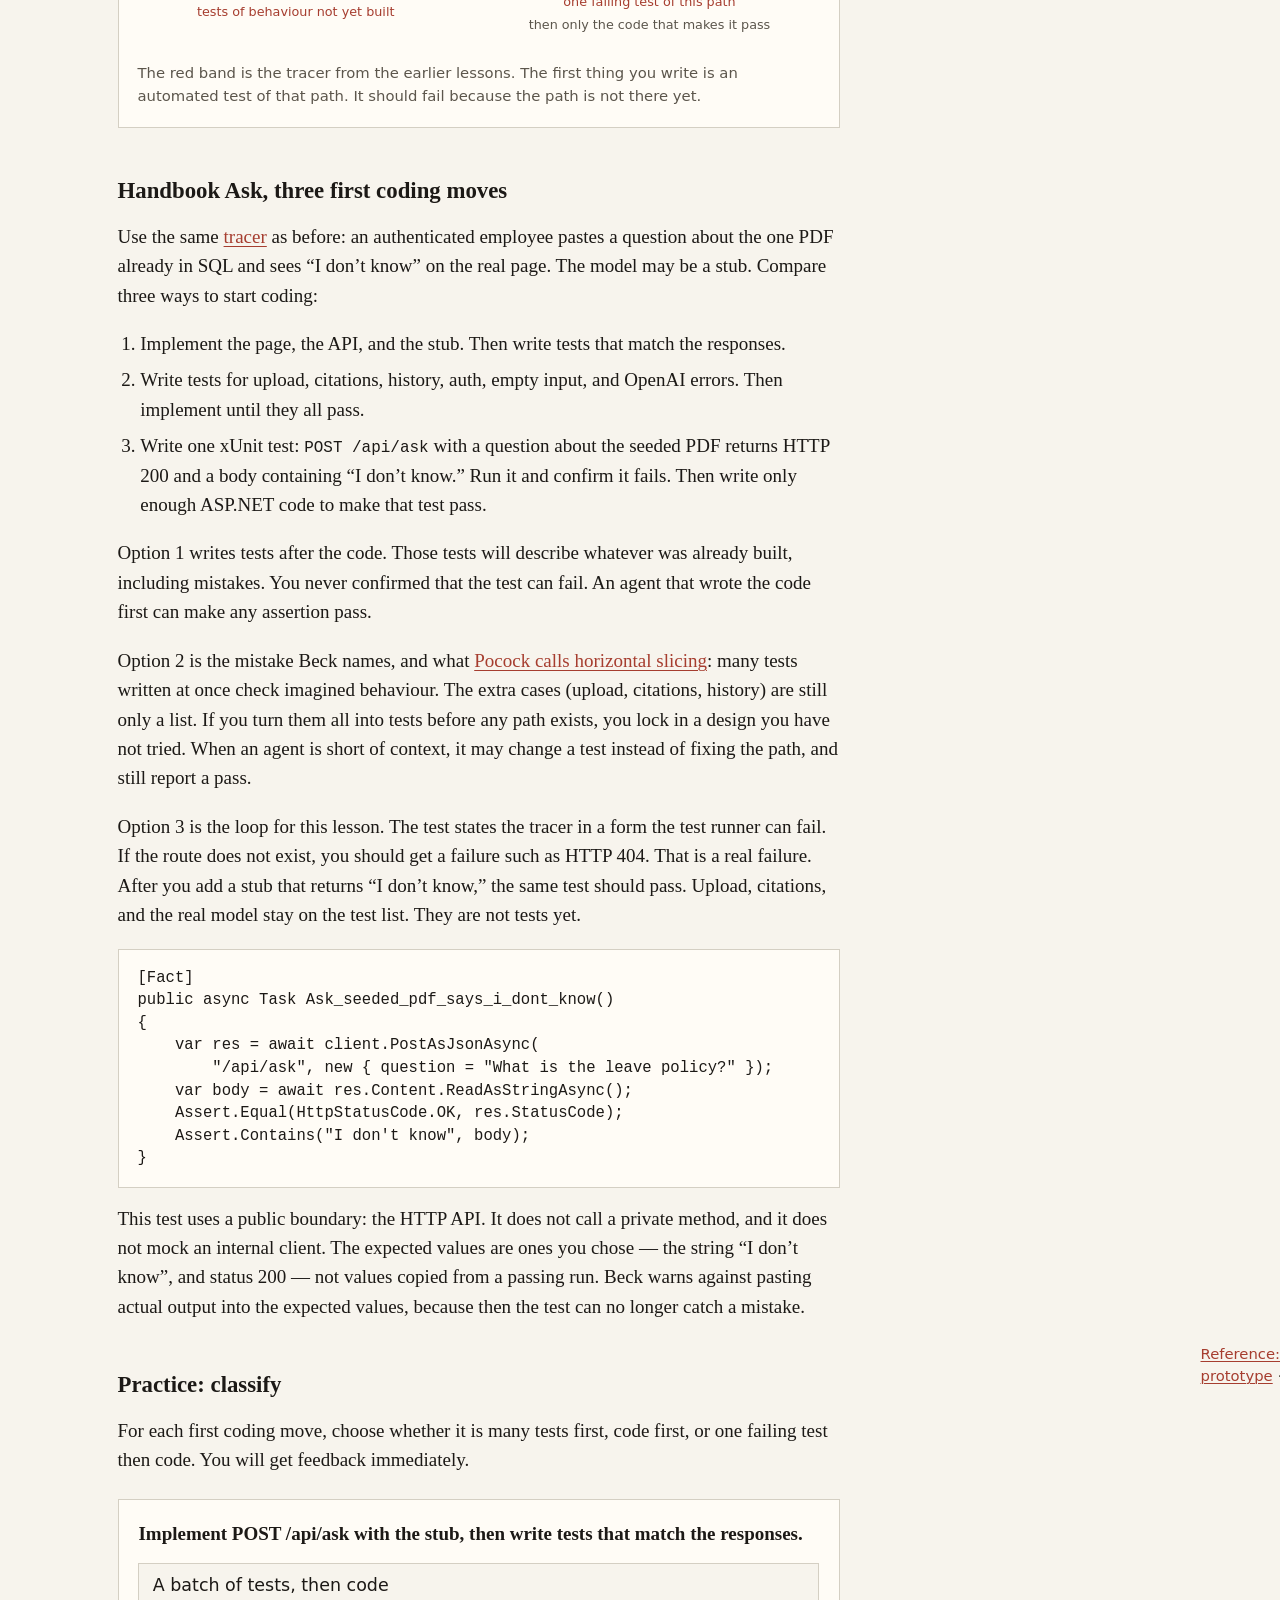
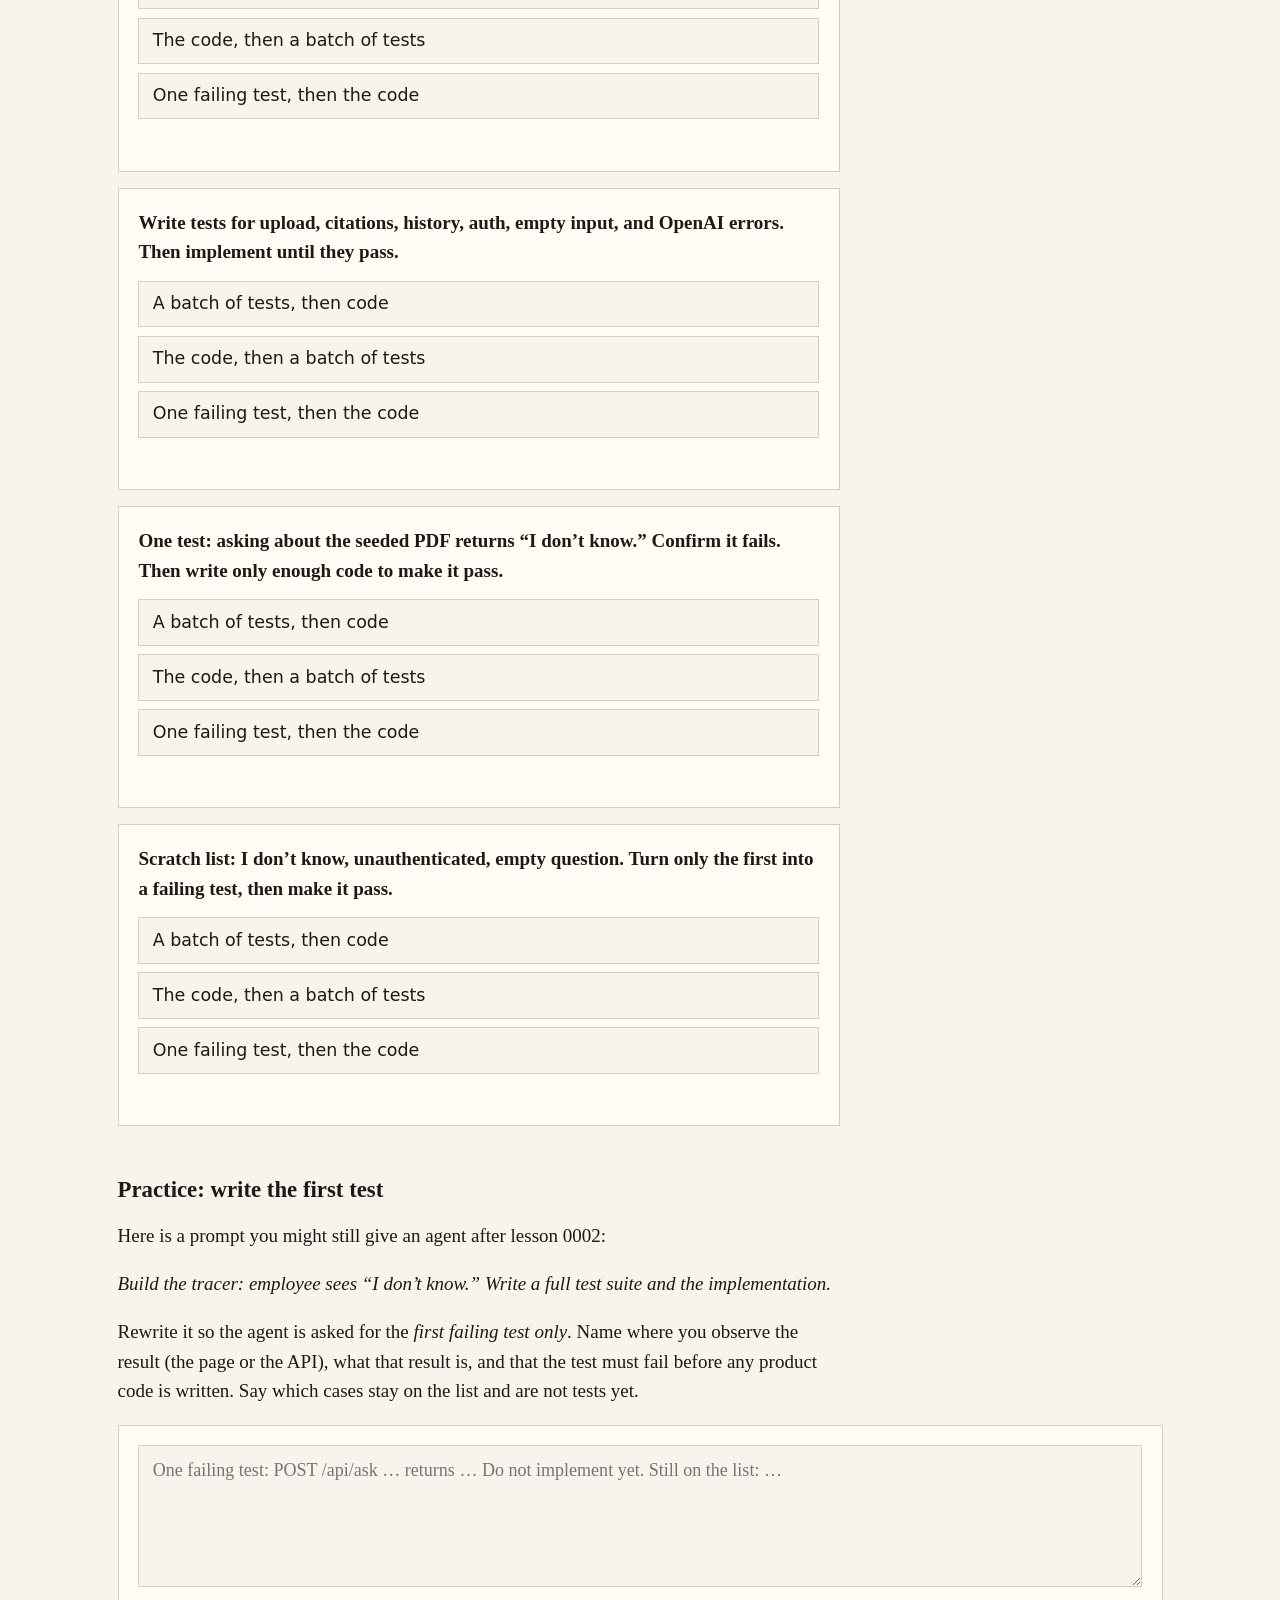
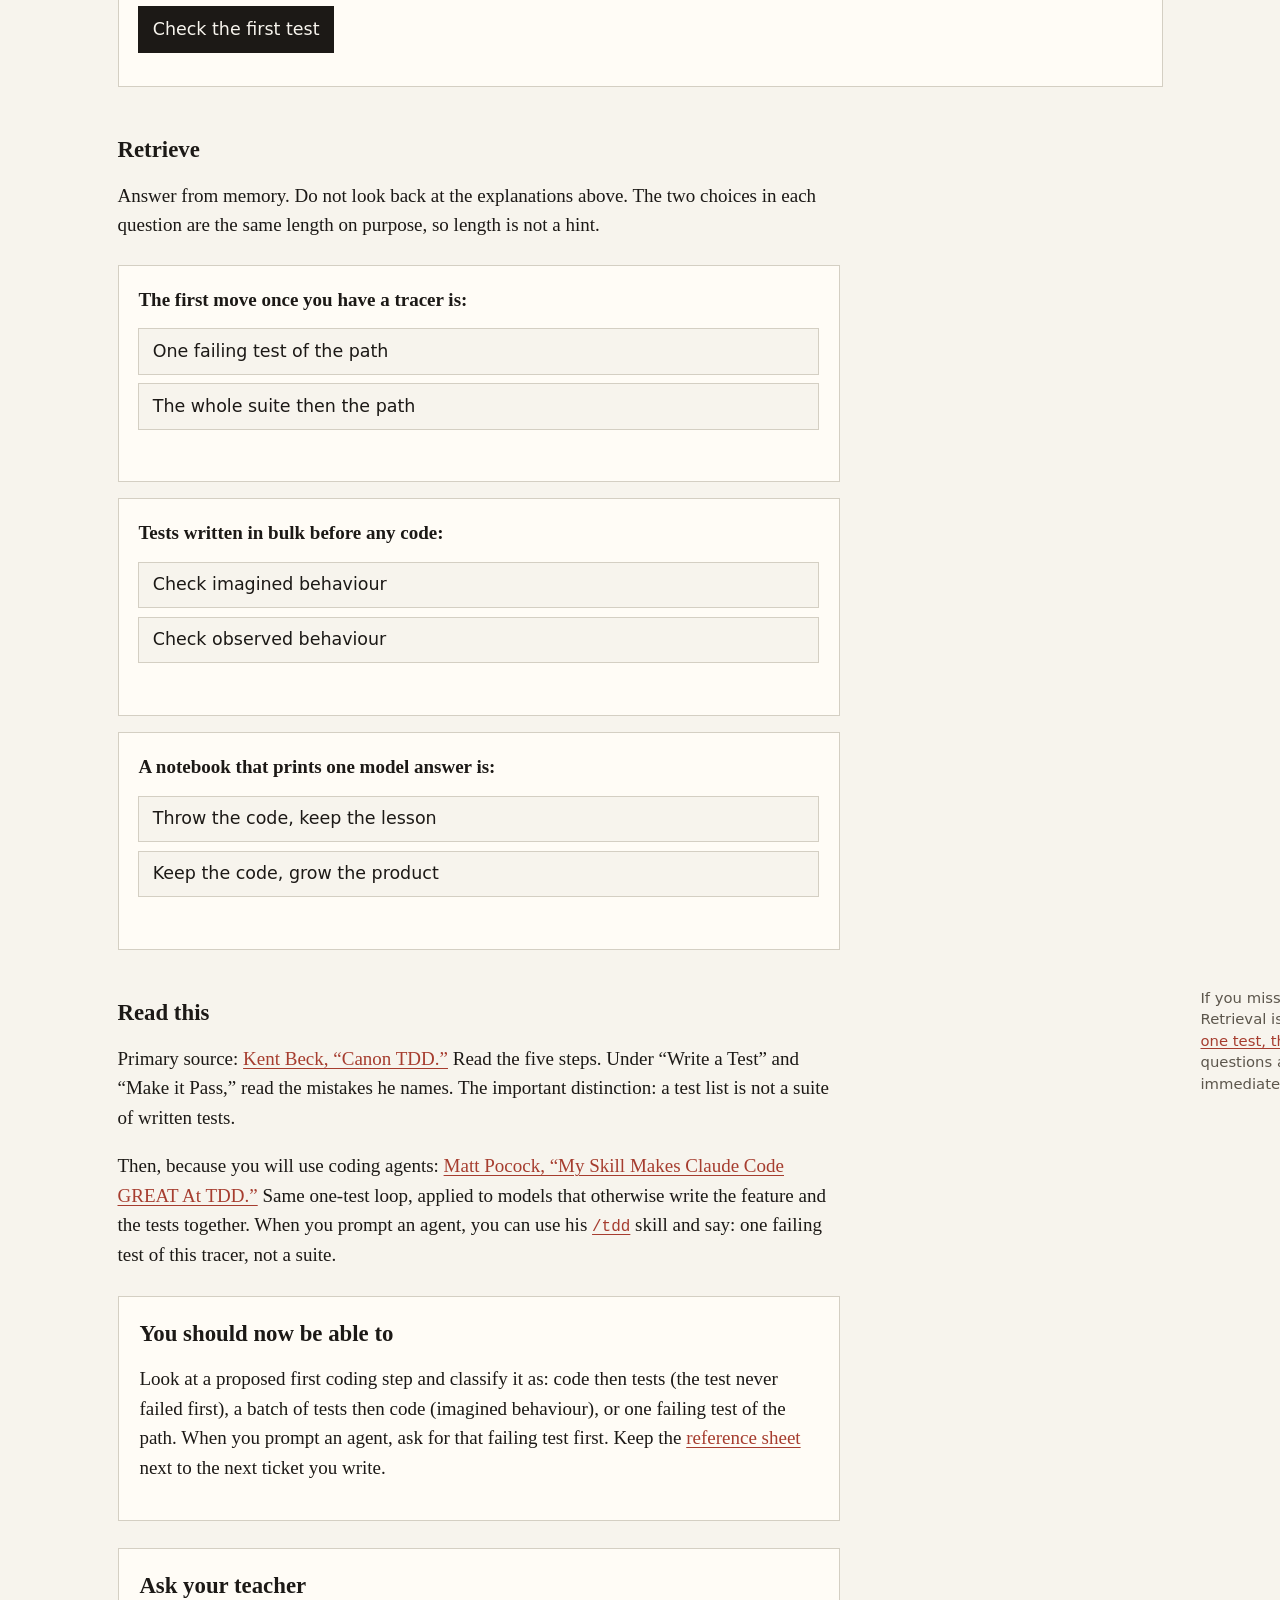
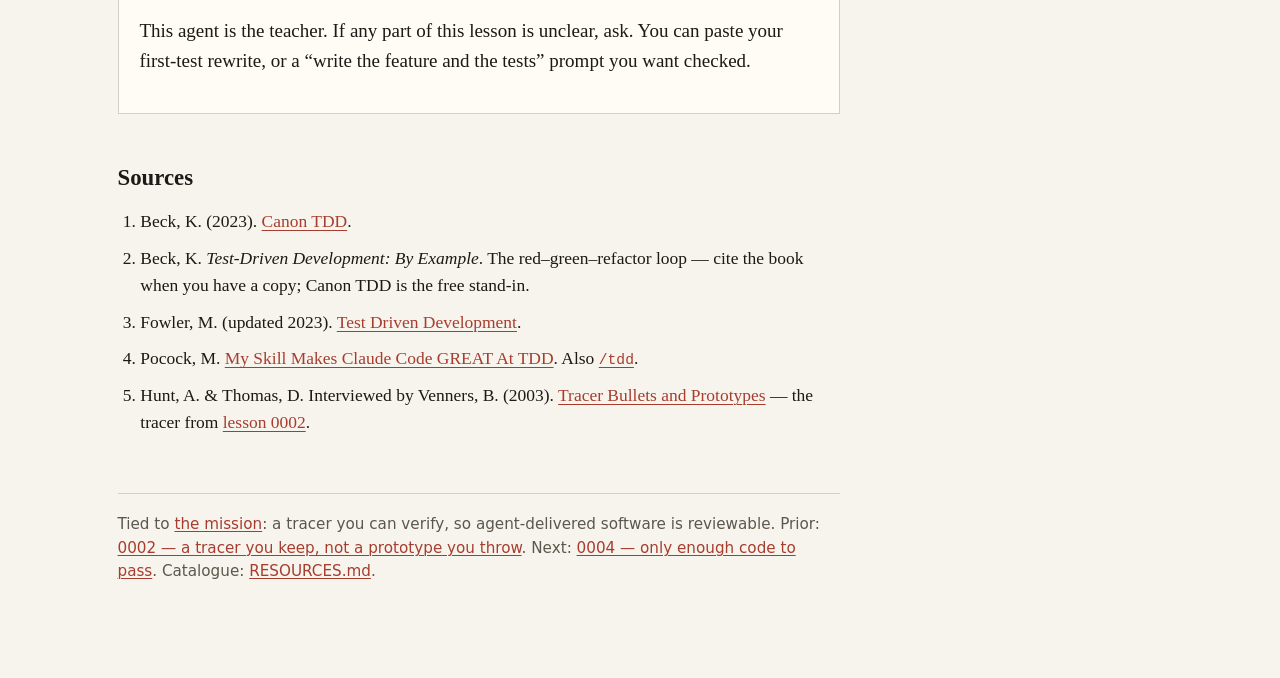
<file: lessons/0003-one-failing-test.html>
<!DOCTYPE html>
<html lang="en">
<head>
  <meta charset="utf-8">
  <meta name="viewport" content="width=device-width, initial-scale=1">
  <title>0003 — One failing test, not a suite</title>
  <link rel="stylesheet" href="../assets/lesson.css">
</head>
<body>
  <article class="page">
    <header class="mast">
      <p class="kicker">Lesson 0003 · Engineering with coding agents</p>
      <h1>One failing test, not a suite</h1>
      <p class="lede">Once you have a tracer you will keep, the first coding step is one automated test of that path. Write the test so that it fails. Then write only the product code needed to make it pass. Do not implement first and add tests later. Do not write a full suite of tests before any code exists.</p>
    </header>

    <p>You already know a <a href="0001-vertical-slice-not-layer.html">layer from a slice</a>, and a <a href="0002-tracer-not-prototype.html">prototype you throw away from a tracer you keep</a>. The next skill is how to verify the tracer.</p>
    <p>Two common habits get in the way. In ticket-guided work, people often write the code first and add tests afterwards. Coding agents often do the same, or they write many tests up front and then implement until those tests pass. In both cases the tests describe behaviour that was guessed, not behaviour that was observed.</p>

    <div class="callout">
      <strong>Correct this</strong>
      Wrong: implement the tracer, then add tests — or write every test, then implement.<br>
      Right: write one test that fails, then only enough product code to make that test pass.
    </div>

    <p>This still serves your mission. You need to review your own work and an agent’s work against tests you can trust. If the tests are written after the code, they tend to repeat whatever the code already does. If many tests are written before any code exists, they describe a design that has not been tried yet. Either way, an agent can change a test to match poor code and still report that everything passed. A single test that you watched fail, then pass, is harder to fake.</p>

    <h2 id="one-test">One test, then code</h2>
    <p>Kent Beck describes test-driven development as a short loop. First you write a <em>test list</em>: a scratch list of cases you expect to cover. That list is notes, not test code. Next you turn exactly one item on the list into a real, automated test. Then you change the system so that this test passes, along with any tests you already had.</p>
    <blockquote>
      Mistake: convert all the items on the Test List into concrete tests, then make them pass one at a time. What happens when making the first test pass causes you to reconsider a decision that affects all those speculative tests? Rework.
      <cite><a href="https://newsletter.kentbeck.com/p/canon-tdd">Kent Beck, “Canon TDD,” 2023</a></cite>
    </blockquote>
    <p>So: the list is planning. The first real test is how a caller will observe the path (for Handbook Ask, usually an HTTP request). You write product code only after that test fails. Martin Fowler makes the same point: writing the test first forces you to think about how the code will be used, not how it will be built.</p>
    <p class="sidenote">In Beck’s book the colours are a shorthand: <em>red</em> means the test fails; <em>green</em> means it passes; then you may tidy the code. That last step is for a later lesson. Until you have the book, <a href="https://newsletter.kentbeck.com/p/canon-tdd">Canon TDD</a> is the free first-party source. <em>Test-Driven Development: By Example</em>, Beck.</p>

    <figure class="diagram" aria-label="A bulk suite versus one failing test of the path">
      <svg viewBox="0 0 640 250" role="img">
        <title>Many tests written before any code, beside one failing test of the real path</title>
        <text x="8" y="22" fill="#5c564c" font-size="13" font-family="system-ui">Many tests first</text>
        <rect x="8" y="36" width="280" height="36" fill="#f3e4dc" stroke="#1c1916"/>
        <text x="148" y="59" text-anchor="middle" font-size="13" font-family="Georgia, serif">upload · citations · history</text>
        <rect x="8" y="76" width="280" height="36" fill="#e8dfd2" stroke="#1c1916"/>
        <text x="148" y="99" text-anchor="middle" font-size="13" font-family="Georgia, serif">auth · empty · OpenAI errors</text>
        <rect x="8" y="116" width="280" height="36" fill="#ddd4c6" stroke="#1c1916"/>
        <text x="148" y="139" text-anchor="middle" font-size="13" font-family="Georgia, serif">admin · corpus · chat</text>
        <rect x="8" y="156" width="280" height="36" fill="#d4cbbd" stroke="#1c1916"/>
        <text x="148" y="179" text-anchor="middle" font-size="13" font-family="Georgia, serif">then implement the product</text>
        <text x="148" y="220" text-anchor="middle" fill="#a63d2f" font-size="12" font-family="system-ui">tests of behaviour not yet built</text>

        <text x="340" y="22" fill="#5c564c" font-size="13" font-family="system-ui">One test first</text>
        <rect x="340" y="36" width="280" height="48" fill="#f3e4dc" stroke="#1c1916"/>
        <text x="480" y="66" text-anchor="middle" font-size="14" font-family="Georgia, serif">UI</text>
        <rect x="340" y="84" width="280" height="48" fill="#e8dfd2" stroke="#1c1916"/>
        <text x="480" y="114" text-anchor="middle" font-size="14" font-family="Georgia, serif">API</text>
        <rect x="340" y="132" width="280" height="48" fill="#ddd4c6" stroke="#1c1916"/>
        <text x="480" y="162" text-anchor="middle" font-size="14" font-family="Georgia, serif">Data</text>
        <rect x="454" y="36" width="52" height="144" fill="#a63d2f" fill-opacity="0.28" stroke="#a63d2f" stroke-width="2"/>
        <text x="480" y="210" text-anchor="middle" fill="#a63d2f" font-size="12" font-family="system-ui">one failing test of this path</text>
        <text x="480" y="232" text-anchor="middle" fill="#5c564c" font-size="12" font-family="system-ui">then only the code that makes it pass</text>
      </svg>
      <figcaption>The red band is the tracer from the earlier lessons. The first thing you write is an automated test of that path. It should fail because the path is not there yet.</figcaption>
    </figure>

    <h2>Handbook Ask, three first coding moves</h2>
    <p>Use the same <a href="0002-tracer-not-prototype.html">tracer</a> as before: an authenticated employee pastes a question about the one PDF already in SQL and sees “I don’t know” on the real page. The model may be a stub. Compare three ways to start coding:</p>
    <ol>
      <li>Implement the page, the API, and the stub. Then write tests that match the responses.</li>
      <li>Write tests for upload, citations, history, auth, empty input, and OpenAI errors. Then implement until they all pass.</li>
      <li>Write one xUnit test: <code>POST /api/ask</code> with a question about the seeded PDF returns HTTP 200 and a body containing “I don’t know.” Run it and confirm it fails. Then write only enough ASP.NET code to make that test pass.</li>
    </ol>
    <p>Option 1 writes tests after the code. Those tests will describe whatever was already built, including mistakes. You never confirmed that the test can fail. An agent that wrote the code first can make any assertion pass.</p>
    <p>Option 2 is the mistake Beck names, and what <a href="https://www.aihero.dev/skill-test-driven-development-claude-code">Pocock calls horizontal slicing</a>: many tests written at once check imagined behaviour. The extra cases (upload, citations, history) are still only a list. If you turn them all into tests before any path exists, you lock in a design you have not tried. When an agent is short of context, it may change a test instead of fixing the path, and still report a pass.</p>
    <p>Option 3 is the loop for this lesson. The test states the tracer in a form the test runner can fail. If the route does not exist, you should get a failure such as HTTP 404. That is a real failure. After you add a stub that returns “I don’t know,” the same test should pass. Upload, citations, and the real model stay on the test list. They are not tests yet.</p>
    <pre>[Fact]
public async Task Ask_seeded_pdf_says_i_dont_know()
{
    var res = await client.PostAsJsonAsync(
        "/api/ask", new { question = "What is the leave policy?" });
    var body = await res.Content.ReadAsStringAsync();
    Assert.Equal(HttpStatusCode.OK, res.StatusCode);
    Assert.Contains("I don't know", body);
}</pre>
    <p>This test uses a public boundary: the HTTP API. It does not call a private method, and it does not mock an internal client. The expected values are ones you chose — the string “I don’t know”, and status 200 — not values copied from a passing run. Beck warns against pasting actual output into the expected values, because then the test can no longer catch a mistake.</p>
    <p class="sidenote"><a href="../reference/one-failing-test.html">Reference: one failing test</a> · <a href="../reference/tracer-bullet.html">tracer vs prototype</a> · <a href="../reference/glossary.html">glossary</a>.</p>

    <h2>Practice: classify</h2>
    <p>For each first coding move, choose whether it is many tests first, code first, or one failing test then code. You will get feedback immediately.</p>

    <div class="lab">
      <div class="lab-card" data-classify data-kind="after" data-why="The tests are written after the code, so they will describe whatever already exists. You never confirmed that the test can fail.">
        <p class="lab-prompt">Implement POST /api/ask with the stub, then write tests that match the responses.</p>
        <div class="choices">
          <button type="button" class="kind" data-kind="bulk">A batch of tests, then code</button>
          <button type="button" class="kind" data-kind="after">The code, then a batch of tests</button>
          <button type="button" class="kind" data-kind="one">One failing test, then the code</button>
        </div>
        <p class="feedback"></p>
      </div>
      <div class="lab-card" data-classify data-kind="bulk" data-why="Beck: do not turn the whole list into tests at once. Pocock: a batch of tests checks imagined behaviour. The extra cases should stay on the list.">
        <p class="lab-prompt">Write tests for upload, citations, history, auth, empty input, and OpenAI errors. Then implement until they pass.</p>
        <div class="choices">
          <button type="button" class="kind" data-kind="bulk">A batch of tests, then code</button>
          <button type="button" class="kind" data-kind="after">The code, then a batch of tests</button>
          <button type="button" class="kind" data-kind="one">One failing test, then the code</button>
        </div>
        <p class="feedback"></p>
      </div>
      <div class="lab-card" data-classify data-kind="one" data-why="This is one automated test of the tracer. It should fail (no route, or no matching body). Then write only enough code to make it pass.">
        <p class="lab-prompt">One test: asking about the seeded PDF returns “I don’t know.” Confirm it fails. Then write only enough code to make it pass.</p>
        <div class="choices">
          <button type="button" class="kind" data-kind="bulk">A batch of tests, then code</button>
          <button type="button" class="kind" data-kind="after">The code, then a batch of tests</button>
          <button type="button" class="kind" data-kind="one">One failing test, then the code</button>
        </div>
        <p class="feedback"></p>
      </div>
      <div class="lab-card" data-classify data-kind="one" data-why="A scratch list of cases is not a test suite. Beck’s first step is the list. His second step is exactly one real test. The other cases wait.">
        <p class="lab-prompt">Scratch list: I don’t know, unauthenticated, empty question. Turn only the first into a failing test, then make it pass.</p>
        <div class="choices">
          <button type="button" class="kind" data-kind="bulk">A batch of tests, then code</button>
          <button type="button" class="kind" data-kind="after">The code, then a batch of tests</button>
          <button type="button" class="kind" data-kind="one">One failing test, then the code</button>
        </div>
        <p class="feedback"></p>
      </div>
    </div>

    <h2>Practice: write the first test</h2>
    <p>Here is a prompt you might still give an agent after lesson 0002:</p>
    <p><em>Build the tracer: employee sees “I don’t know.” Write a full test suite and the implementation.</em></p>
    <p>Rewrite it so the agent is asked for the <em>first failing test only</em>. Name where you observe the result (the page or the API), what that result is, and that the test must fail before any product code is written. Say which cases stay on the list and are not tests yet.</p>

    <div class="lab-rewrite" data-score-rewrite>
      <textarea class="rewrite" placeholder="One failing test: POST /api/ask … returns … Do not implement yet. Still on the list: …"></textarea>
      <button type="button" class="primary">Check the first test</button>
      <ul class="checks"></ul>
      <script type="application/json" data-rewrite-checks>
        [
          {
            "minLength": 40,
            "pass": "You described a complete first test.",
            "fail": "Write one or two sentences: what you call, and what you expect to observe."
          },
          {
            "must": "\\b(one|single|first)\\b",
            "pass": "You kept it to one test.",
            "fail": "Say that this is one test, the first test, or a single test."
          },
          {
            "must": "\\b(fail|fails|failing|red|before)\\b",
            "pass": "You required the test to fail before product code.",
            "fail": "Say that the test must fail before any product code is written."
          },
          {
            "must": "don't know|do not know|i don't know|i do not know",
            "pass": "The expected result matches the tracer.",
            "fail": "Assert the tracer: the body or page contains “I don’t know.”"
          },
          {
            "must": "\\b(post|api|page|http|endpoint|/api)\\b",
            "pass": "You named a public place to observe it (API or page).",
            "fail": "Name where you observe it (POST /api/ask, or the page)."
          },
          {
            "must": "list|later|out of scope|not yet|not include|without |excluding",
            "pass": "The other cases stayed on the list.",
            "fail": "Say what is still on the list (upload, citations, history, real model)."
          },
          {
            "mustNot": "suite|comprehensive|all tests|every test|full coverage|write tests for upload",
            "pass": "You did not ask for a full suite.",
            "fail": "A full suite is many tests at once. Write one failing check."
          },
          {
            "mustNot": "notebook|colab|scratch script",
            "pass": "This tests the product path, not a notebook.",
            "fail": "A notebook is a prototype. Test the tracer you would keep."
          }
        ]
      </script>
    </div>

    <h2>Retrieve</h2>
    <p>Answer from memory. Do not look back at the explanations above. The two choices in each question are the same length on purpose, so length is not a hint.</p>

    <div class="quiz">
      <div class="quiz-item" data-quiz-item data-correct="0" data-why="Beck: write one real test, then make it pass. A full suite first is tests of a design you have not tried yet.">
        <p class="quiz-stem">The first move once you have a tracer is:</p>
        <div class="choices">
          <button type="button" class="choice" data-choice="0">One failing test of the path</button>
          <button type="button" class="choice" data-choice="1">The whole suite then the path</button>
        </div>
        <p class="feedback"></p>
      </div>
      <div class="quiz-item" data-quiz-item data-correct="0" data-why="Pocock: tests written in bulk check imagined behaviour. You have not observed the path yet.">
        <p class="quiz-stem">Tests written in bulk before any code:</p>
        <div class="choices">
          <button type="button" class="choice" data-choice="0">Check imagined behaviour</button>
          <button type="button" class="choice" data-choice="1">Check observed behaviour</button>
        </div>
        <p class="feedback"></p>
      </div>
      <div class="quiz-item" data-quiz-item data-correct="0" data-why="From lesson 0002: the notebook answers a design question. Keep the conclusion. Delete or park the notebook. It is not the product.">
        <p class="quiz-stem">A notebook that prints one model answer is:</p>
        <div class="choices">
          <button type="button" class="choice" data-choice="0">Throw the code, keep the lesson</button>
          <button type="button" class="choice" data-choice="1">Keep the code, grow the product</button>
        </div>
        <p class="feedback"></p>
      </div>
    </div>
    <p class="sidenote">If you missed one, that is expected. Retrieval is how the idea sticks. Re-read <a href="#one-test">one test, then code</a>, then try the questions again tomorrow rather than immediately.</p>

    <h2>Read this</h2>
    <p>Primary source: <a href="https://newsletter.kentbeck.com/p/canon-tdd">Kent Beck, “Canon TDD.”</a> Read the five steps. Under “Write a Test” and “Make it Pass,” read the mistakes he names. The important distinction: a test list is not a suite of written tests.</p>
    <p>Then, because you will use coding agents: <a href="https://www.aihero.dev/skill-test-driven-development-claude-code">Matt Pocock, “My Skill Makes Claude Code GREAT At TDD.”</a> Same one-test loop, applied to models that otherwise write the feature and the tests together. When you prompt an agent, you can use his <a href="https://github.com/mattpocock/skills/blob/main/skills/engineering/tdd/SKILL.md"><code>/tdd</code></a> skill and say: one failing test of this tracer, not a suite.</p>

    <div class="win">
      <h2>You should now be able to</h2>
      <p>Look at a proposed first coding step and classify it as: code then tests (the test never failed first), a batch of tests then code (imagined behaviour), or one failing test of the path. When you prompt an agent, ask for that failing test first. Keep the <a href="../reference/one-failing-test.html">reference sheet</a> next to the next ticket you write.</p>
    </div>

    <div class="teacher">
      <h2>Ask your teacher</h2>
      <p>This agent is the teacher. If any part of this lesson is unclear, ask. You can paste your first-test rewrite, or a “write the feature and the tests” prompt you want checked.</p>
    </div>

    <h2>Sources</h2>
    <ol class="refs">
      <li>Beck, K. (2023). <a href="https://newsletter.kentbeck.com/p/canon-tdd">Canon TDD</a>.</li>
      <li>Beck, K. <em>Test-Driven Development: By Example</em>. The red–green–refactor loop — cite the book when you have a copy; Canon TDD is the free stand-in.</li>
      <li>Fowler, M. (updated 2023). <a href="https://martinfowler.com/bliki/TestDrivenDevelopment.html">Test Driven Development</a>.</li>
      <li>Pocock, M. <a href="https://www.aihero.dev/skill-test-driven-development-claude-code">My Skill Makes Claude Code GREAT At TDD</a>. Also <a href="https://github.com/mattpocock/skills/blob/main/skills/engineering/tdd/SKILL.md"><code>/tdd</code></a>.</li>
      <li>Hunt, A. &amp; Thomas, D. Interviewed by Venners, B. (2003). <a href="https://www.artima.com/articles/tracer-bullets-and-prototypes">Tracer Bullets and Prototypes</a> — the tracer from <a href="0002-tracer-not-prototype.html">lesson 0002</a>.</li>
    </ol>

    <footer class="meta">
      Tied to <a href="../MISSION.md">the mission</a>: a tracer you can verify, so agent-delivered software is reviewable.
      Prior: <a href="0002-tracer-not-prototype.html">0002 — a tracer you keep, not a prototype you throw</a>.
      Next: <a href="0004-only-enough-to-pass.html">0004 — only enough code to pass</a>.
      Catalogue: <a href="../RESOURCES.md">RESOURCES.md</a>.
    </footer>
  </article>
  <script src="../assets/quiz.js"></script>
  <script src="../assets/slice-lab.js"></script>
  <script src="../assets/score-rewrite.js"></script>
</body>
</html>
</file>
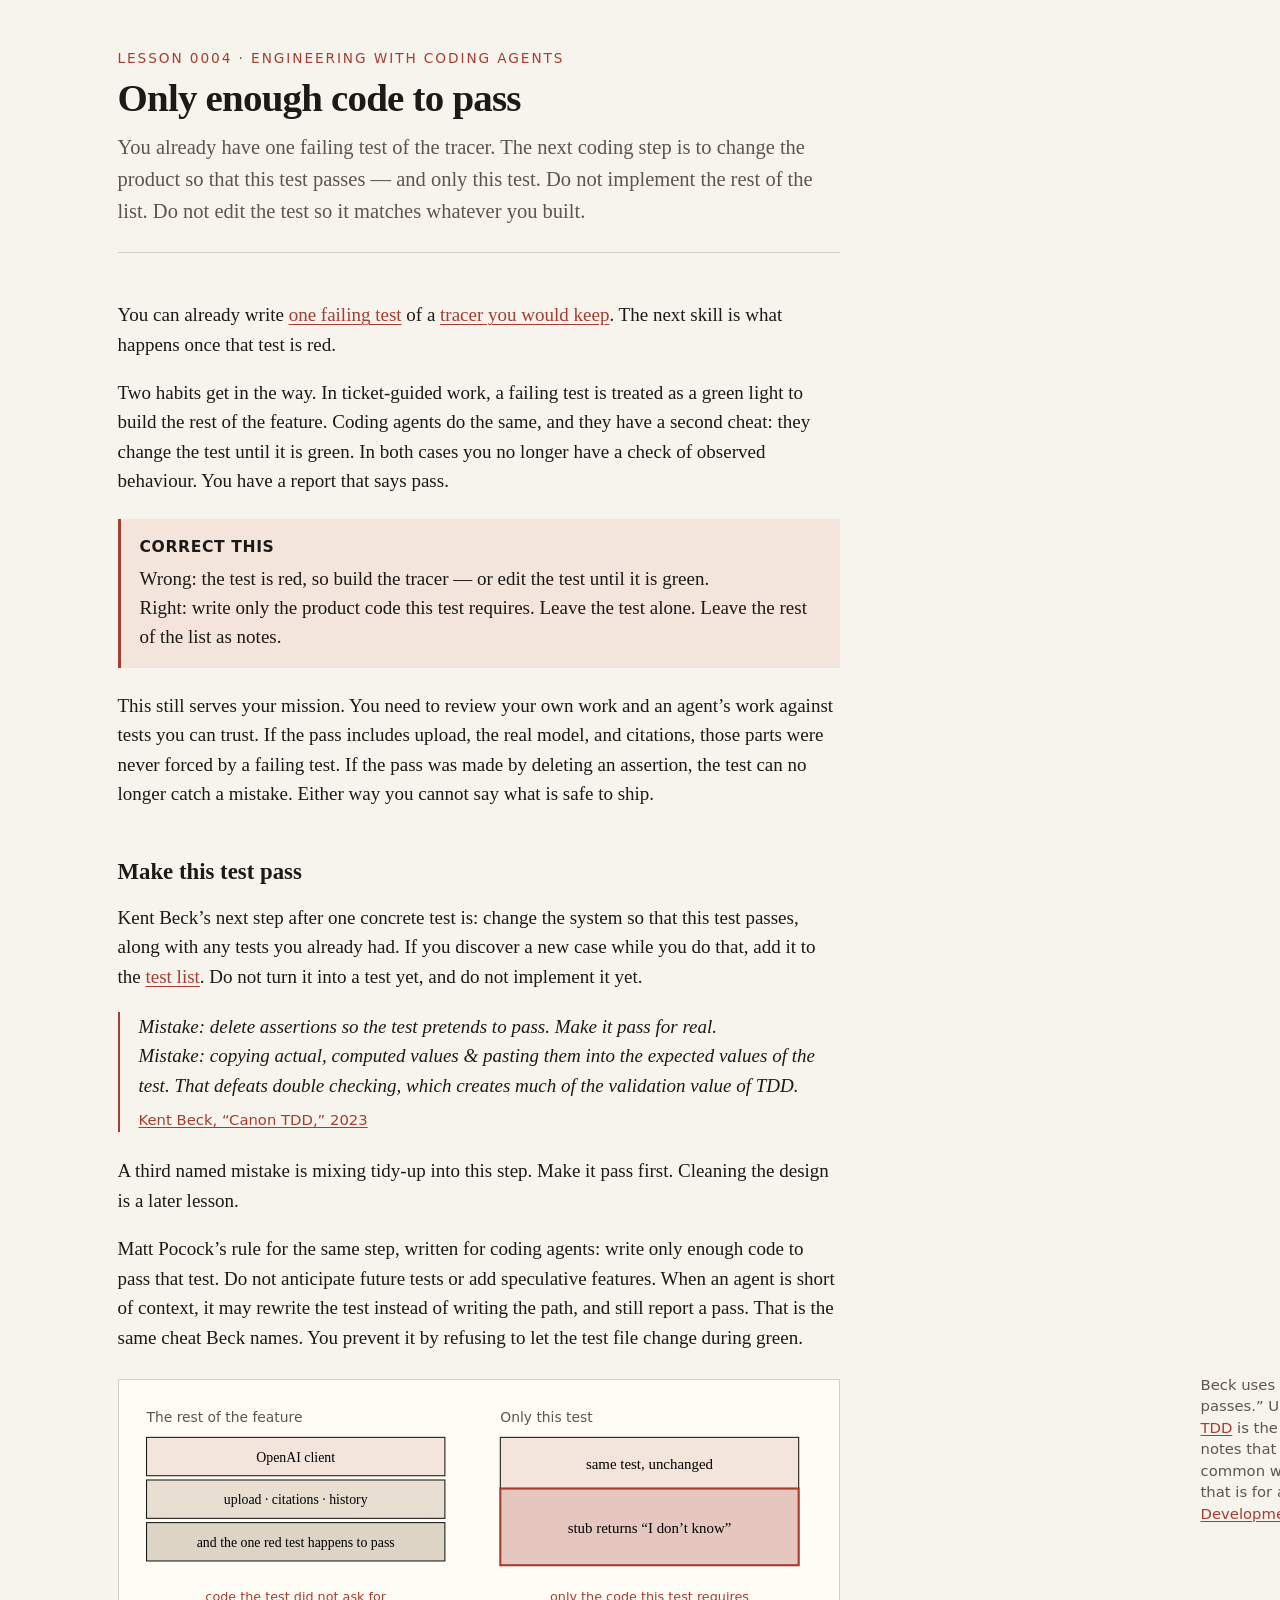
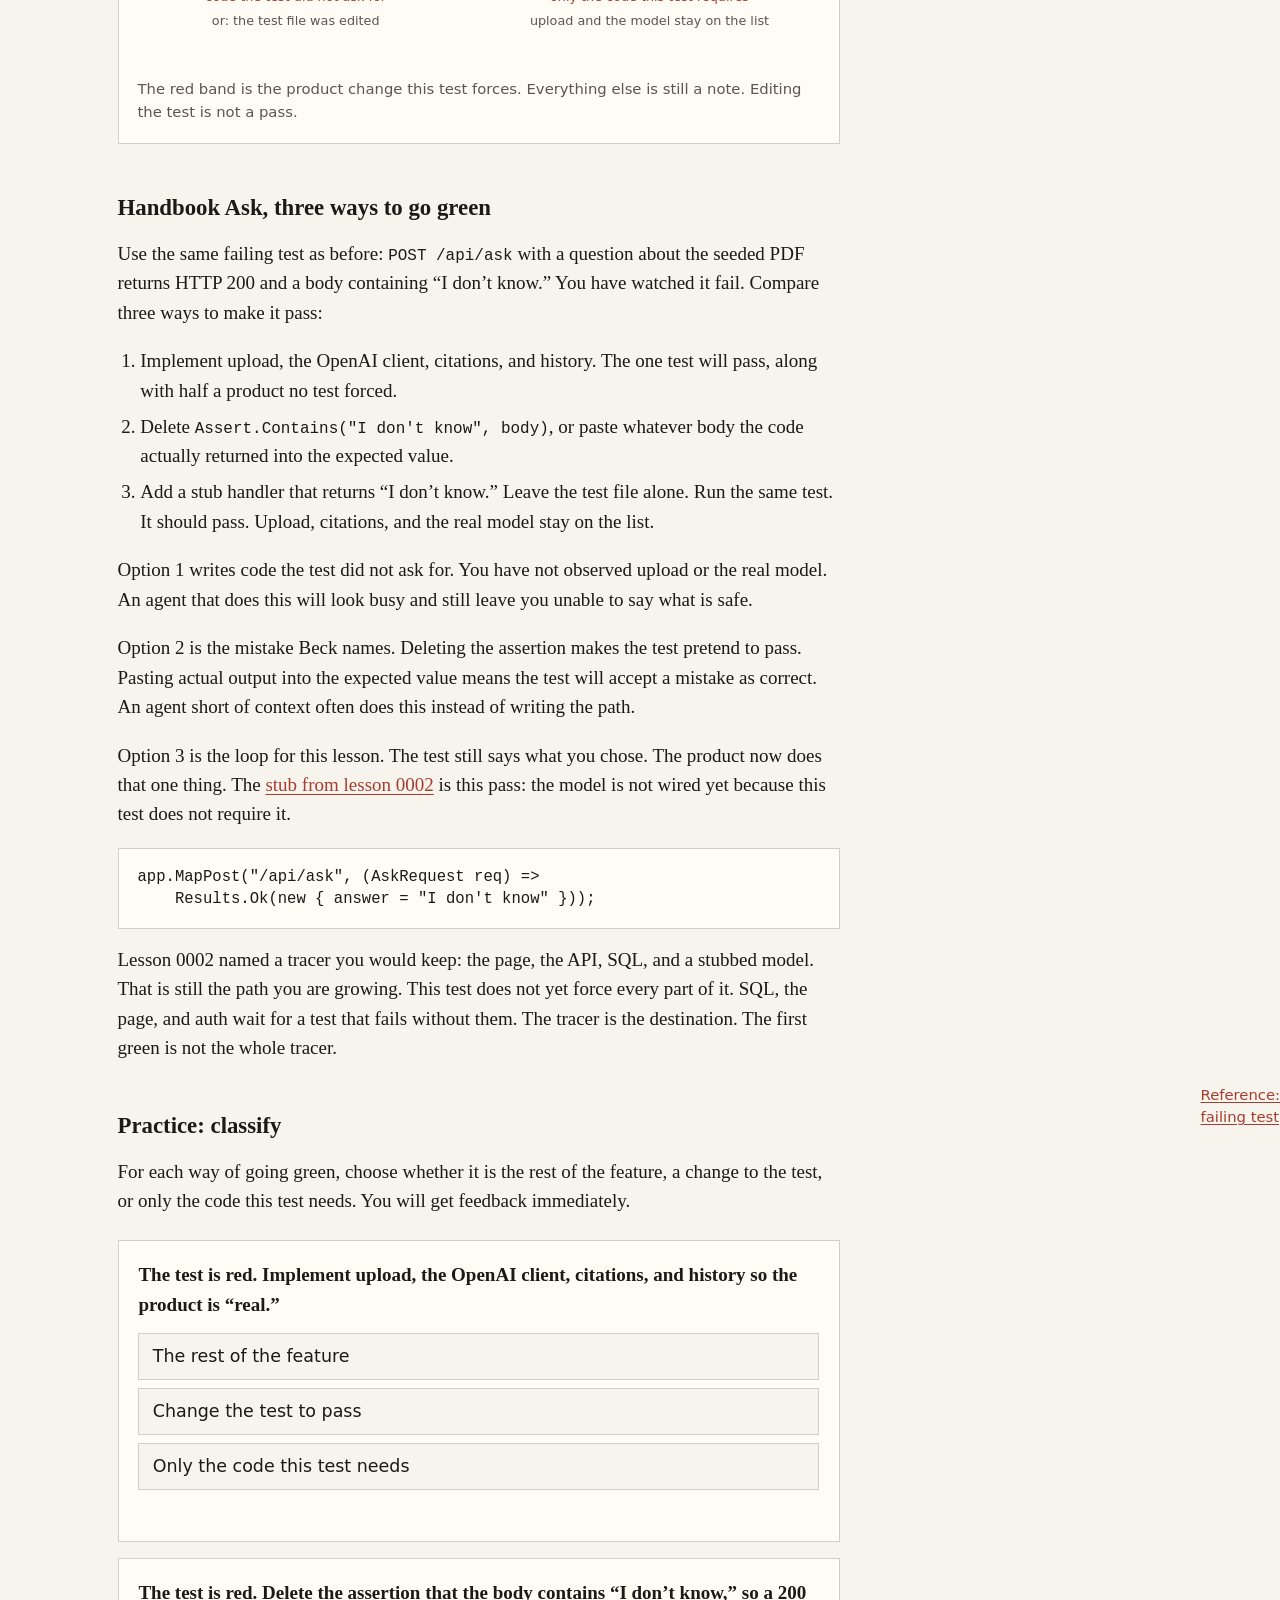
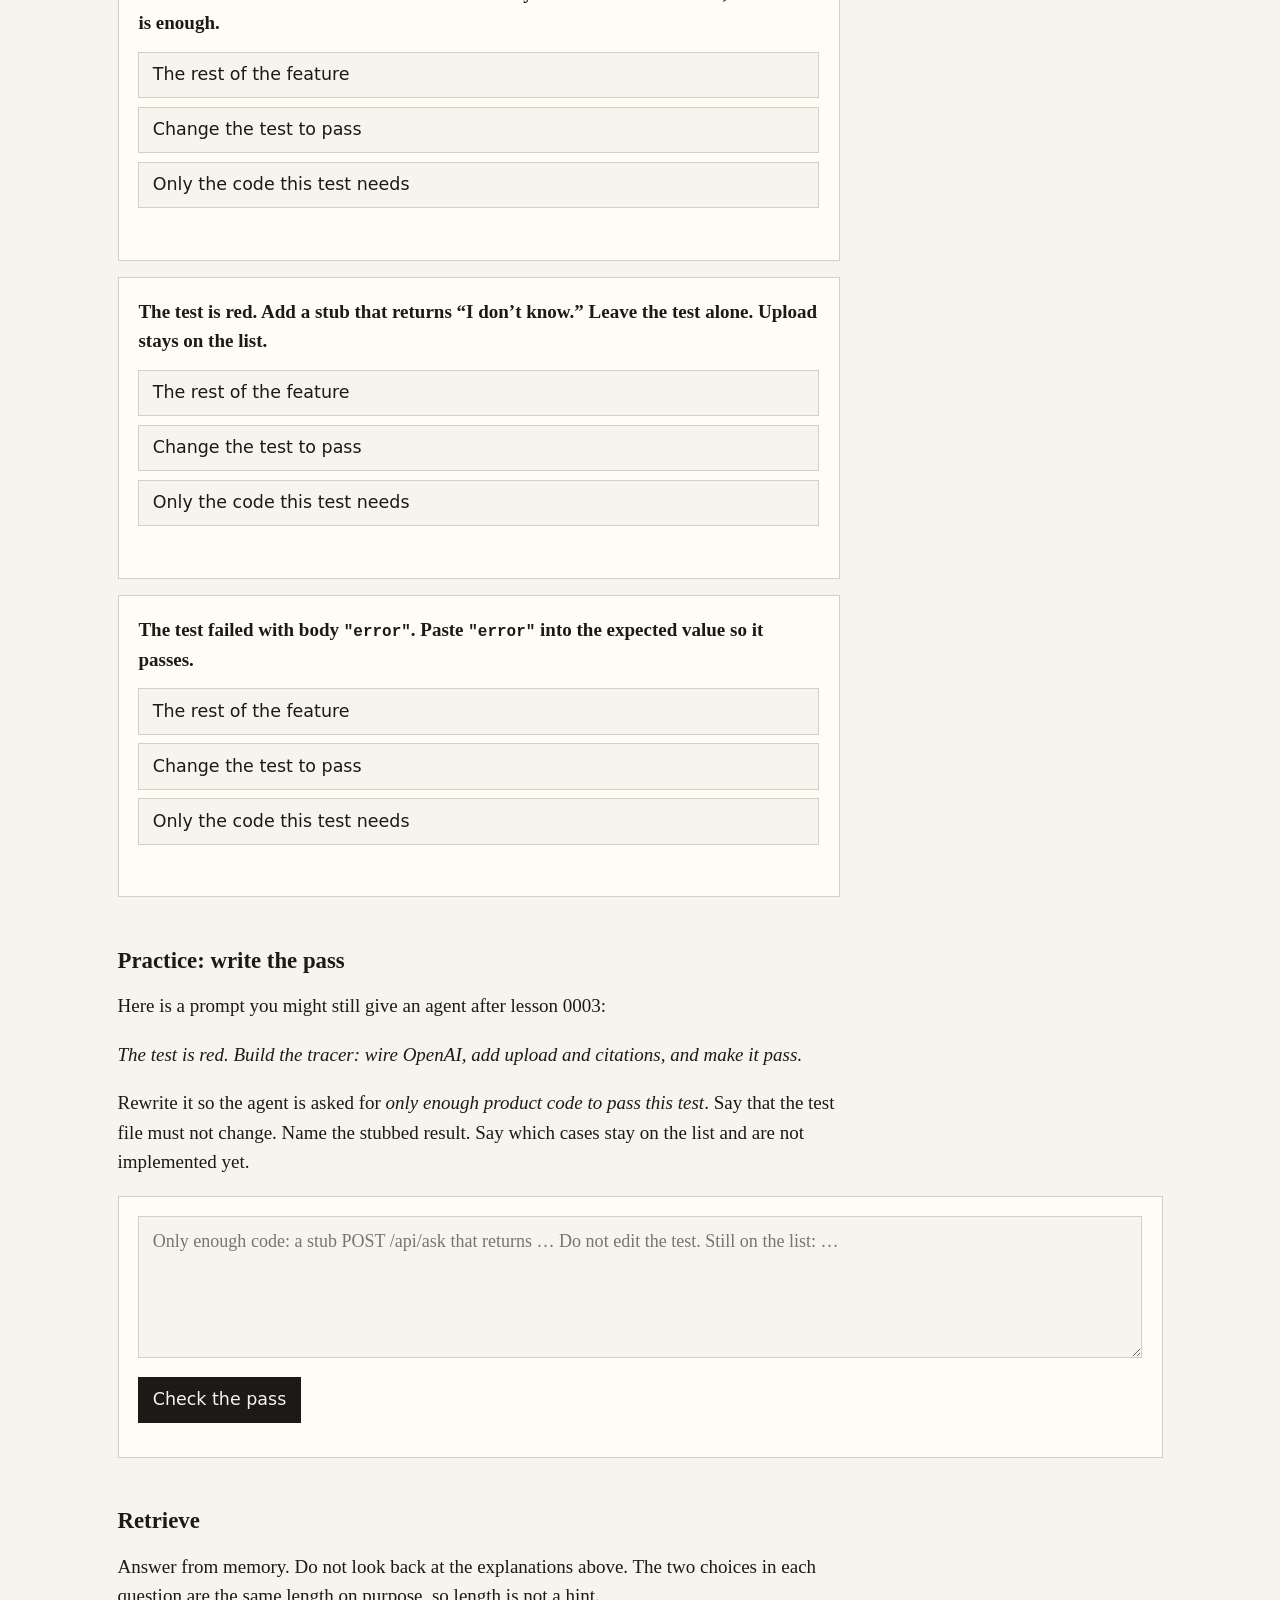
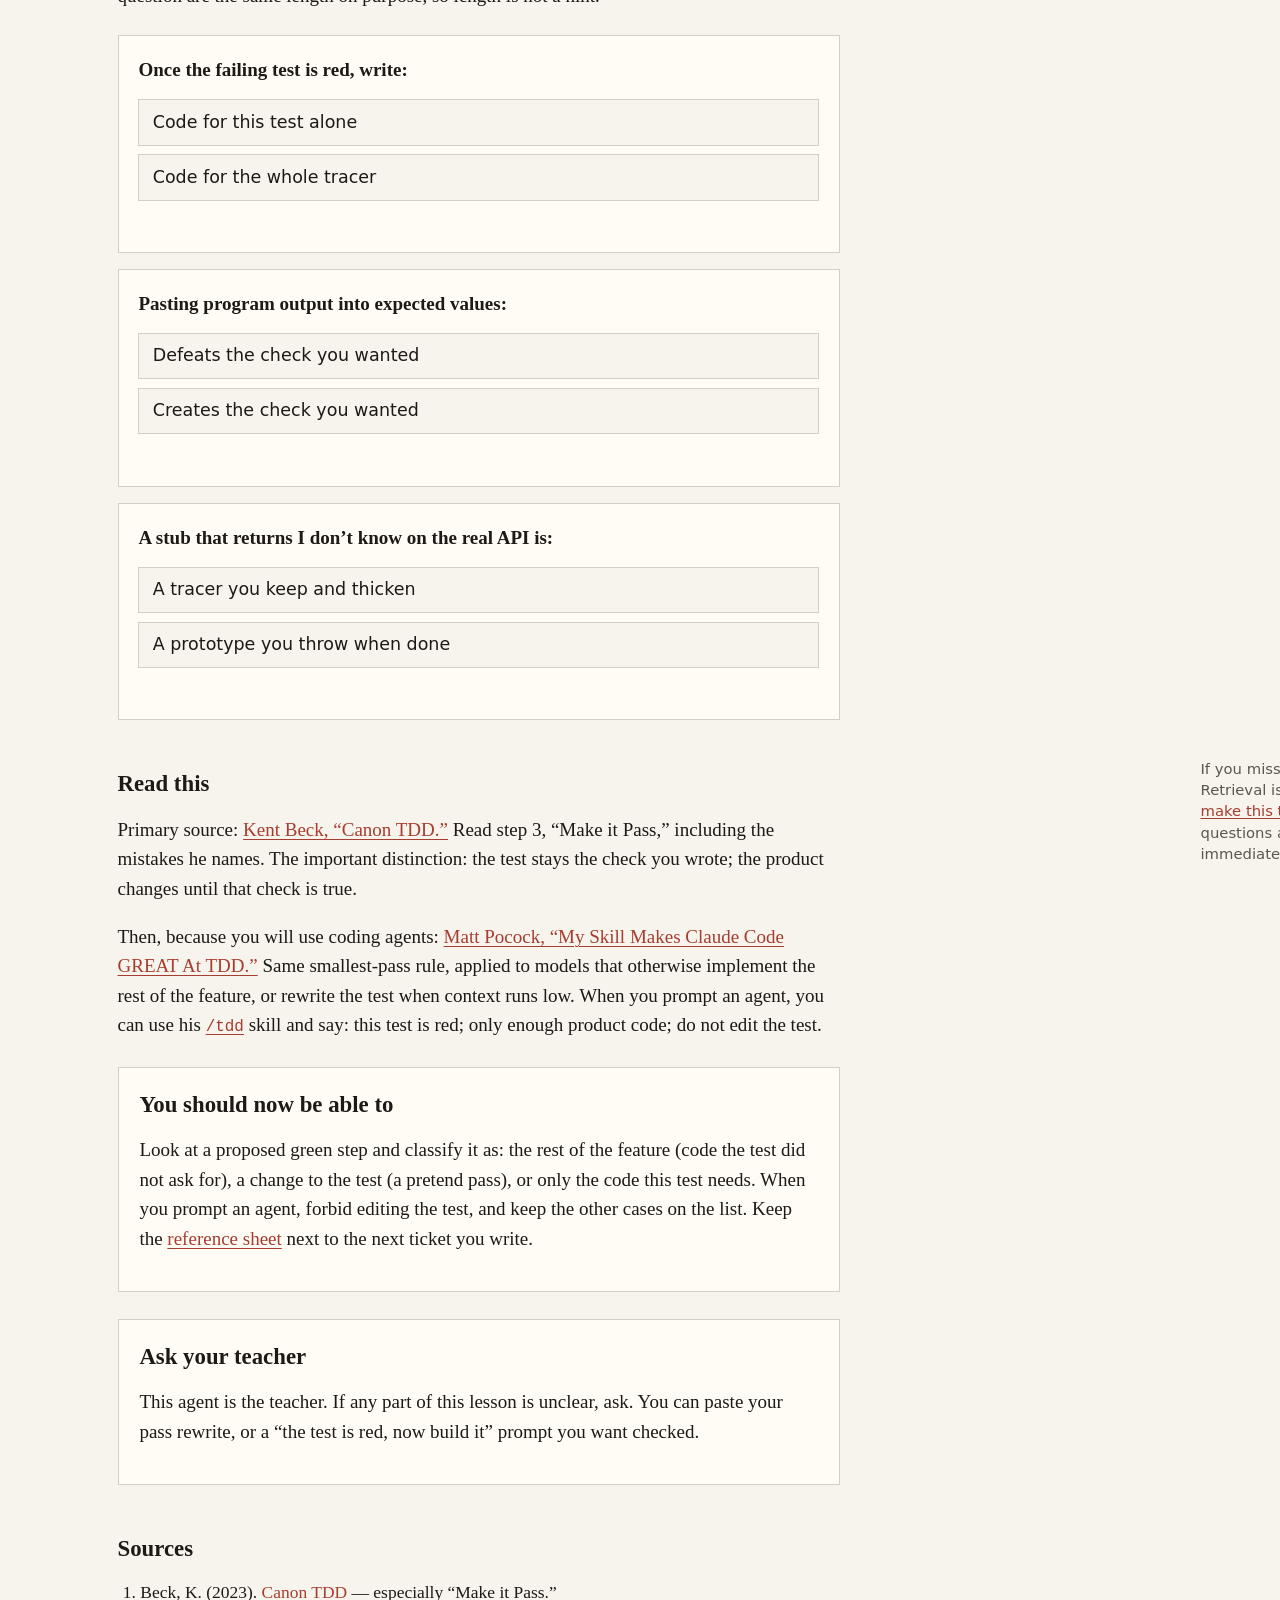
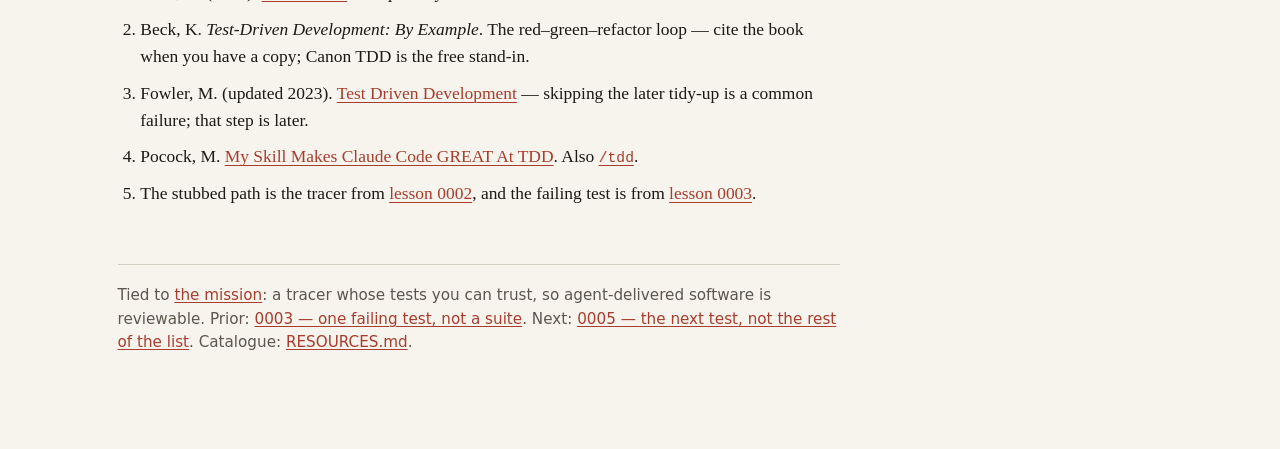
<file: lessons/0004-only-enough-to-pass.html>
<!DOCTYPE html>
<html lang="en">
<head>
  <meta charset="utf-8">
  <meta name="viewport" content="width=device-width, initial-scale=1">
  <title>0004 — Only enough code to pass</title>
  <link rel="stylesheet" href="../assets/lesson.css">
</head>
<body>
  <article class="page">
    <header class="mast">
      <p class="kicker">Lesson 0004 · Engineering with coding agents</p>
      <h1>Only enough code to pass</h1>
      <p class="lede">You already have one failing test of the tracer. The next coding step is to change the product so that this test passes — and only this test. Do not implement the rest of the list. Do not edit the test so it matches whatever you built.</p>
    </header>

    <p>You can already write <a href="0003-one-failing-test.html">one failing test</a> of a <a href="0002-tracer-not-prototype.html">tracer you would keep</a>. The next skill is what happens once that test is red.</p>
    <p>Two habits get in the way. In ticket-guided work, a failing test is treated as a green light to build the rest of the feature. Coding agents do the same, and they have a second cheat: they change the test until it is green. In both cases you no longer have a check of observed behaviour. You have a report that says pass.</p>

    <div class="callout">
      <strong>Correct this</strong>
      Wrong: the test is red, so build the tracer — or edit the test until it is green.<br>
      Right: write only the product code this test requires. Leave the test alone. Leave the rest of the list as notes.
    </div>

    <p>This still serves your mission. You need to review your own work and an agent’s work against tests you can trust. If the pass includes upload, the real model, and citations, those parts were never forced by a failing test. If the pass was made by deleting an assertion, the test can no longer catch a mistake. Either way you cannot say what is safe to ship.</p>

    <h2 id="make-it-pass">Make this test pass</h2>
    <p>Kent Beck’s next step after one concrete test is: change the system so that this test passes, along with any tests you already had. If you discover a new case while you do that, add it to the <a href="../reference/glossary.html">test list</a>. Do not turn it into a test yet, and do not implement it yet.</p>
    <blockquote>
      Mistake: delete assertions so the test pretends to pass. Make it pass for real.<br>
      Mistake: copying actual, computed values &amp; pasting them into the expected values of the test. That defeats double checking, which creates much of the validation value of TDD.
      <cite><a href="https://newsletter.kentbeck.com/p/canon-tdd">Kent Beck, “Canon TDD,” 2023</a></cite>
    </blockquote>
    <p>A third named mistake is mixing tidy-up into this step. Make it pass first. Cleaning the design is a later lesson.</p>
    <p>Matt Pocock’s rule for the same step, written for coding agents: write only enough code to pass that test. Do not anticipate future tests or add speculative features. When an agent is short of context, it may rewrite the test instead of writing the path, and still report a pass. That is the same cheat Beck names. You prevent it by refusing to let the test file change during green.</p>
    <p class="sidenote">Beck uses <em>green</em> for “the test now passes.” Until you have his book, <a href="https://newsletter.kentbeck.com/p/canon-tdd">Canon TDD</a> is the free first-party source. Fowler notes that skipping the later tidy-up is a common way to get the loop wrong — that is for a later lesson. <a href="https://martinfowler.com/bliki/TestDrivenDevelopment.html">Test Driven Development</a>, Fowler.</p>

    <figure class="diagram" aria-label="Building the rest of the feature versus only the code this test needs">
      <svg viewBox="0 0 640 250" role="img">
        <title>The rest of the feature after one red test, beside only enough code to pass that test</title>
        <text x="8" y="22" fill="#5c564c" font-size="13" font-family="system-ui">The rest of the feature</text>
        <rect x="8" y="36" width="280" height="36" fill="#f3e4dc" stroke="#1c1916"/>
        <text x="148" y="59" text-anchor="middle" font-size="13" font-family="Georgia, serif">OpenAI client</text>
        <rect x="8" y="76" width="280" height="36" fill="#e8dfd2" stroke="#1c1916"/>
        <text x="148" y="99" text-anchor="middle" font-size="13" font-family="Georgia, serif">upload · citations · history</text>
        <rect x="8" y="116" width="280" height="36" fill="#ddd4c6" stroke="#1c1916"/>
        <text x="148" y="139" text-anchor="middle" font-size="13" font-family="Georgia, serif">and the one red test happens to pass</text>
        <text x="148" y="190" text-anchor="middle" fill="#a63d2f" font-size="12" font-family="system-ui">code the test did not ask for</text>
        <text x="148" y="212" text-anchor="middle" fill="#5c564c" font-size="12" font-family="system-ui">or: the test file was edited</text>

        <text x="340" y="22" fill="#5c564c" font-size="13" font-family="system-ui">Only this test</text>
        <rect x="340" y="36" width="280" height="48" fill="#f3e4dc" stroke="#1c1916"/>
        <text x="480" y="66" text-anchor="middle" font-size="14" font-family="Georgia, serif">same test, unchanged</text>
        <rect x="340" y="84" width="280" height="72" fill="#a63d2f" fill-opacity="0.28" stroke="#a63d2f" stroke-width="2"/>
        <text x="480" y="126" text-anchor="middle" font-size="14" font-family="Georgia, serif">stub returns “I don’t know”</text>
        <text x="480" y="190" text-anchor="middle" fill="#a63d2f" font-size="12" font-family="system-ui">only the code this test requires</text>
        <text x="480" y="212" text-anchor="middle" fill="#5c564c" font-size="12" font-family="system-ui">upload and the model stay on the list</text>
      </svg>
      <figcaption>The red band is the product change this test forces. Everything else is still a note. Editing the test is not a pass.</figcaption>
    </figure>

    <h2>Handbook Ask, three ways to go green</h2>
    <p>Use the same failing test as before: <code>POST /api/ask</code> with a question about the seeded PDF returns HTTP 200 and a body containing “I don’t know.” You have watched it fail. Compare three ways to make it pass:</p>
    <ol>
      <li>Implement upload, the OpenAI client, citations, and history. The one test will pass, along with half a product no test forced.</li>
      <li>Delete <code>Assert.Contains("I don't know", body)</code>, or paste whatever body the code actually returned into the expected value.</li>
      <li>Add a stub handler that returns “I don’t know.” Leave the test file alone. Run the same test. It should pass. Upload, citations, and the real model stay on the list.</li>
    </ol>
    <p>Option 1 writes code the test did not ask for. You have not observed upload or the real model. An agent that does this will look busy and still leave you unable to say what is safe.</p>
    <p>Option 2 is the mistake Beck names. Deleting the assertion makes the test pretend to pass. Pasting actual output into the expected value means the test will accept a mistake as correct. An agent short of context often does this instead of writing the path.</p>
    <p>Option 3 is the loop for this lesson. The test still says what you chose. The product now does that one thing. The <a href="0002-tracer-not-prototype.html">stub from lesson 0002</a> is this pass: the model is not wired yet because this test does not require it.</p>
    <pre>app.MapPost("/api/ask", (AskRequest req) =&gt;
    Results.Ok(new { answer = "I don't know" }));</pre>
    <p>Lesson 0002 named a tracer you would keep: the page, the API, SQL, and a stubbed model. That is still the path you are growing. This test does not yet force every part of it. SQL, the page, and auth wait for a test that fails without them. The tracer is the destination. The first green is not the whole tracer.</p>
    <p class="sidenote"><a href="../reference/only-enough-to-pass.html">Reference: only enough to pass</a> · <a href="../reference/one-failing-test.html">one failing test</a> · <a href="../reference/glossary.html">glossary</a>.</p>

    <h2>Practice: classify</h2>
    <p>For each way of going green, choose whether it is the rest of the feature, a change to the test, or only the code this test needs. You will get feedback immediately.</p>

    <div class="lab">
      <div class="lab-card" data-classify data-kind="extra" data-why="The test only asks for 200 and “I don’t know.” Upload, OpenAI, and citations were still on the list. Implement them when they have their own failing test.">
        <p class="lab-prompt">The test is red. Implement upload, the OpenAI client, citations, and history so the product is “real.”</p>
        <div class="choices">
          <button type="button" class="kind" data-kind="extra">The rest of the feature</button>
          <button type="button" class="kind" data-kind="cheat">Change the test to pass</button>
          <button type="button" class="kind" data-kind="enough">Only the code this test needs</button>
        </div>
        <p class="feedback"></p>
      </div>
      <div class="lab-card" data-classify data-kind="cheat" data-why="Beck: do not delete assertions so the test pretends to pass. The assertion is the check. Remove it and you no longer have a test of the tracer.">
        <p class="lab-prompt">The test is red. Delete the assertion that the body contains “I don’t know,” so a 200 is enough.</p>
        <div class="choices">
          <button type="button" class="kind" data-kind="extra">The rest of the feature</button>
          <button type="button" class="kind" data-kind="cheat">Change the test to pass</button>
          <button type="button" class="kind" data-kind="enough">Only the code this test needs</button>
        </div>
        <p class="feedback"></p>
      </div>
      <div class="lab-card" data-classify data-kind="enough" data-why="A stub that returns the string the test already named is enough. The test file does not change. Upload and the real model stay on the list.">
        <p class="lab-prompt">The test is red. Add a stub that returns “I don’t know.” Leave the test alone. Upload stays on the list.</p>
        <div class="choices">
          <button type="button" class="kind" data-kind="extra">The rest of the feature</button>
          <button type="button" class="kind" data-kind="cheat">Change the test to pass</button>
          <button type="button" class="kind" data-kind="enough">Only the code this test needs</button>
        </div>
        <p class="feedback"></p>
      </div>
      <div class="lab-card" data-classify data-kind="cheat" data-why="Beck: pasting actual output into the expected value defeats the check. The test will now accept a mistake as correct. An agent short of context often does this.">
        <p class="lab-prompt">The test failed with body <code>"error"</code>. Paste <code>"error"</code> into the expected value so it passes.</p>
        <div class="choices">
          <button type="button" class="kind" data-kind="extra">The rest of the feature</button>
          <button type="button" class="kind" data-kind="cheat">Change the test to pass</button>
          <button type="button" class="kind" data-kind="enough">Only the code this test needs</button>
        </div>
        <p class="feedback"></p>
      </div>
    </div>

    <h2>Practice: write the pass</h2>
    <p>Here is a prompt you might still give an agent after lesson 0003:</p>
    <p><em>The test is red. Build the tracer: wire OpenAI, add upload and citations, and make it pass.</em></p>
    <p>Rewrite it so the agent is asked for <em>only enough product code to pass this test</em>. Say that the test file must not change. Name the stubbed result. Say which cases stay on the list and are not implemented yet.</p>

    <div class="lab-rewrite" data-score-rewrite>
      <textarea class="rewrite" placeholder="Only enough code: a stub POST /api/ask that returns … Do not edit the test. Still on the list: …"></textarea>
      <button type="button" class="primary">Check the pass</button>
      <ul class="checks"></ul>
      <script type="application/json" data-rewrite-checks>
        [
          {
            "minLength": 40,
            "pass": "You described a complete pass.",
            "fail": "Write one or two sentences: what product code to add, and what to leave alone."
          },
          {
            "must": "\\b(only|enough|smallest|minimal|stub)\\b",
            "pass": "You kept the product change small.",
            "fail": "Say that this is only enough code, a stub, or the smallest pass."
          },
          {
            "must": "do not (edit|change|touch|rewrite)|without (changing|editing)|leave the test|test (file )?unchanged|do not (alter|modify) the test",
            "pass": "You forbade editing the test.",
            "fail": "Say that the test file must not change."
          },
          {
            "must": "don't know|do not know|i don't know|i do not know",
            "pass": "The pass matches the tracer the test already named.",
            "fail": "The product should return “I don’t know” — the value the test already asserts."
          },
          {
            "must": "list|later|out of scope|not yet|not implement|leave .* on|still on",
            "pass": "The other cases stayed on the list.",
            "fail": "Say what is still on the list (upload, citations, real model) and is not implemented yet."
          },
          {
            "mustNot": "suite|comprehensive|all tests|every test|full coverage",
            "pass": "You did not ask for a full suite.",
            "fail": "A full suite is many tests at once. Make this one test pass."
          },
          {
            "mustNot": "delete the assert|paste the (actual|output|body)|remove the assert",
            "pass": "You did not cheat the test.",
            "fail": "Do not delete assertions or paste actual output into expected values."
          },
          {
            "mustNot": "notebook|colab|scratch script",
            "pass": "This pass is on the product path, not a notebook.",
            "fail": "A notebook is a prototype. Pass the tracer you would keep."
          }
        ]
      </script>
    </div>

    <h2>Retrieve</h2>
    <p>Answer from memory. Do not look back at the explanations above. The two choices in each question are the same length on purpose, so length is not a hint.</p>

    <div class="quiz">
      <div class="quiz-item" data-quiz-item data-correct="0" data-why="Pocock: only enough code to pass that test. Do not anticipate future tests. The rest of the tracer waits for its own failing test.">
        <p class="quiz-stem">Once the failing test is red, write:</p>
        <div class="choices">
          <button type="button" class="choice" data-choice="0">Code for this test alone</button>
          <button type="button" class="choice" data-choice="1">Code for the whole tracer</button>
        </div>
        <p class="feedback"></p>
      </div>
      <div class="quiz-item" data-quiz-item data-correct="0" data-why="Beck: pasting actual, computed values into the expected values defeats the check. The test will accept a mistake as correct.">
        <p class="quiz-stem">Pasting program output into expected values:</p>
        <div class="choices">
          <button type="button" class="choice" data-choice="0">Defeats the check you wanted</button>
          <button type="button" class="choice" data-choice="1">Creates the check you wanted</button>
        </div>
        <p class="feedback"></p>
      </div>
      <div class="quiz-item" data-quiz-item data-correct="0" data-why="From lesson 0002: a stub on the real UI→API path is still a tracer you keep. The real model waits. From this lesson: that stub is also the smallest pass for the first test.">
        <p class="quiz-stem">A stub that returns I don’t know on the real API is:</p>
        <div class="choices">
          <button type="button" class="choice" data-choice="0">A tracer you keep and thicken</button>
          <button type="button" class="choice" data-choice="1">A prototype you throw when done</button>
        </div>
        <p class="feedback"></p>
      </div>
    </div>
    <p class="sidenote">If you missed one, that is expected. Retrieval is how the idea sticks. Re-read <a href="#make-it-pass">make this test pass</a>, then try the questions again tomorrow rather than immediately.</p>

    <h2>Read this</h2>
    <p>Primary source: <a href="https://newsletter.kentbeck.com/p/canon-tdd">Kent Beck, “Canon TDD.”</a> Read step 3, “Make it Pass,” including the mistakes he names. The important distinction: the test stays the check you wrote; the product changes until that check is true.</p>
    <p>Then, because you will use coding agents: <a href="https://www.aihero.dev/skill-test-driven-development-claude-code">Matt Pocock, “My Skill Makes Claude Code GREAT At TDD.”</a> Same smallest-pass rule, applied to models that otherwise implement the rest of the feature, or rewrite the test when context runs low. When you prompt an agent, you can use his <a href="https://github.com/mattpocock/skills/blob/main/skills/engineering/tdd/SKILL.md"><code>/tdd</code></a> skill and say: this test is red; only enough product code; do not edit the test.</p>

    <div class="win">
      <h2>You should now be able to</h2>
      <p>Look at a proposed green step and classify it as: the rest of the feature (code the test did not ask for), a change to the test (a pretend pass), or only the code this test needs. When you prompt an agent, forbid editing the test, and keep the other cases on the list. Keep the <a href="../reference/only-enough-to-pass.html">reference sheet</a> next to the next ticket you write.</p>
    </div>

    <div class="teacher">
      <h2>Ask your teacher</h2>
      <p>This agent is the teacher. If any part of this lesson is unclear, ask. You can paste your pass rewrite, or a “the test is red, now build it” prompt you want checked.</p>
    </div>

    <h2>Sources</h2>
    <ol class="refs">
      <li>Beck, K. (2023). <a href="https://newsletter.kentbeck.com/p/canon-tdd">Canon TDD</a> — especially “Make it Pass.”</li>
      <li>Beck, K. <em>Test-Driven Development: By Example</em>. The red–green–refactor loop — cite the book when you have a copy; Canon TDD is the free stand-in.</li>
      <li>Fowler, M. (updated 2023). <a href="https://martinfowler.com/bliki/TestDrivenDevelopment.html">Test Driven Development</a> — skipping the later tidy-up is a common failure; that step is later.</li>
      <li>Pocock, M. <a href="https://www.aihero.dev/skill-test-driven-development-claude-code">My Skill Makes Claude Code GREAT At TDD</a>. Also <a href="https://github.com/mattpocock/skills/blob/main/skills/engineering/tdd/SKILL.md"><code>/tdd</code></a>.</li>
      <li>The stubbed path is the tracer from <a href="0002-tracer-not-prototype.html">lesson 0002</a>, and the failing test is from <a href="0003-one-failing-test.html">lesson 0003</a>.</li>
    </ol>

    <footer class="meta">
      Tied to <a href="../MISSION.md">the mission</a>: a tracer whose tests you can trust, so agent-delivered software is reviewable.
      Prior: <a href="0003-one-failing-test.html">0003 — one failing test, not a suite</a>.
      Next: <a href="0005-next-test-not-the-rest.html">0005 — the next test, not the rest of the list</a>.
      Catalogue: <a href="../RESOURCES.md">RESOURCES.md</a>.
    </footer>
  </article>
  <script src="../assets/quiz.js"></script>
  <script src="../assets/slice-lab.js"></script>
  <script src="../assets/score-rewrite.js"></script>
</body>
</html>
</file>
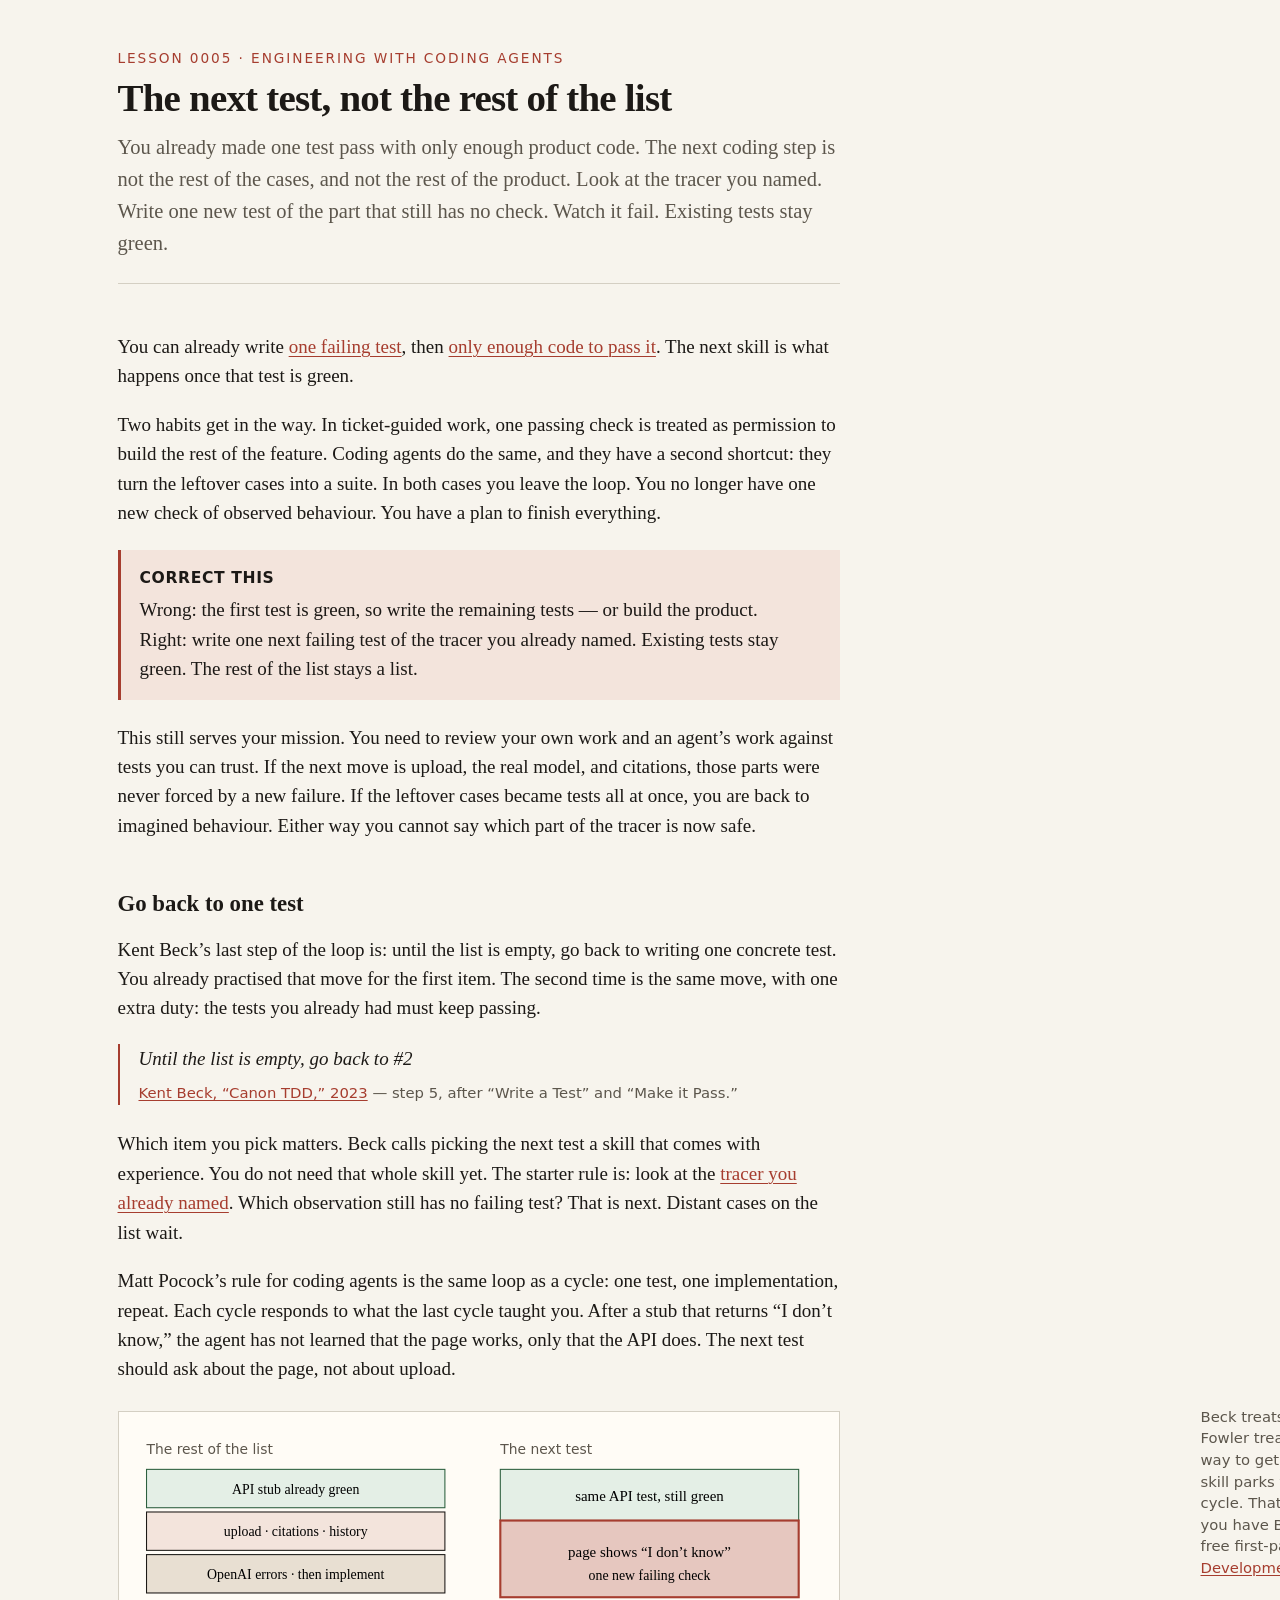
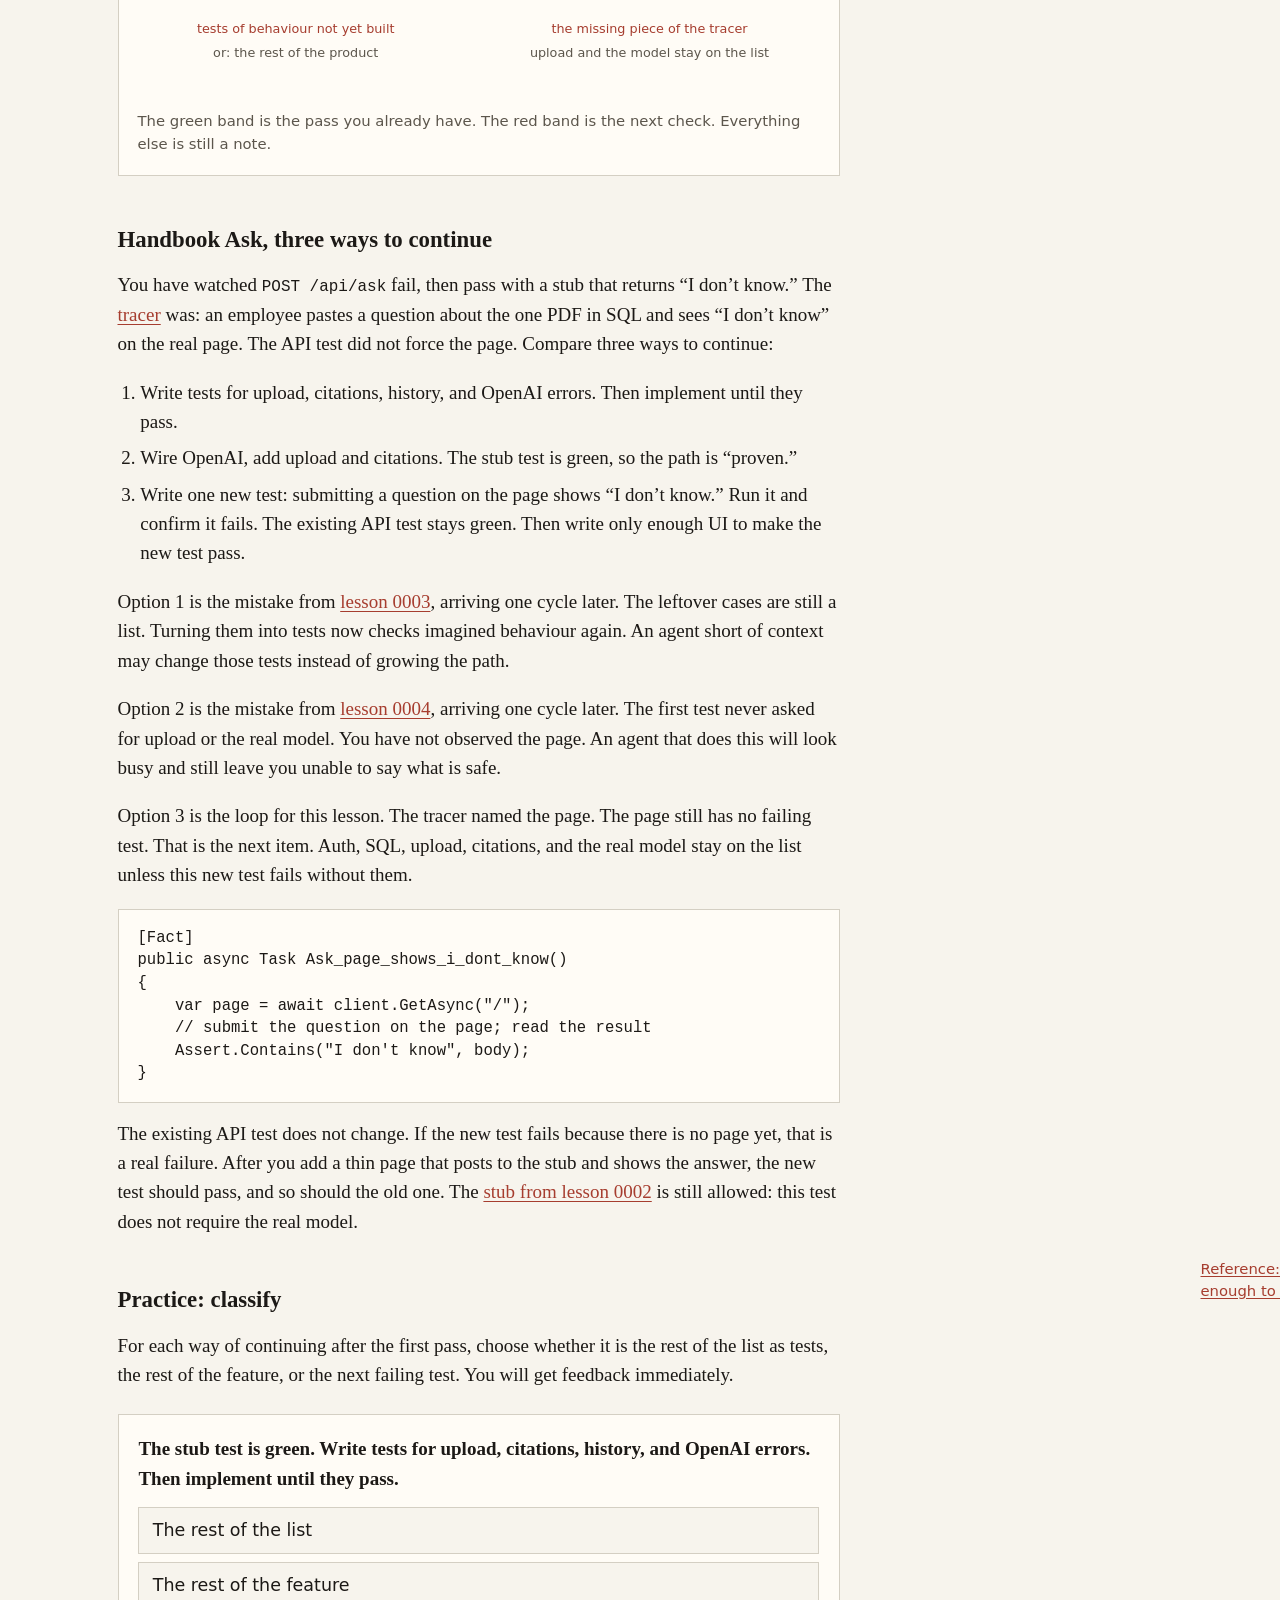
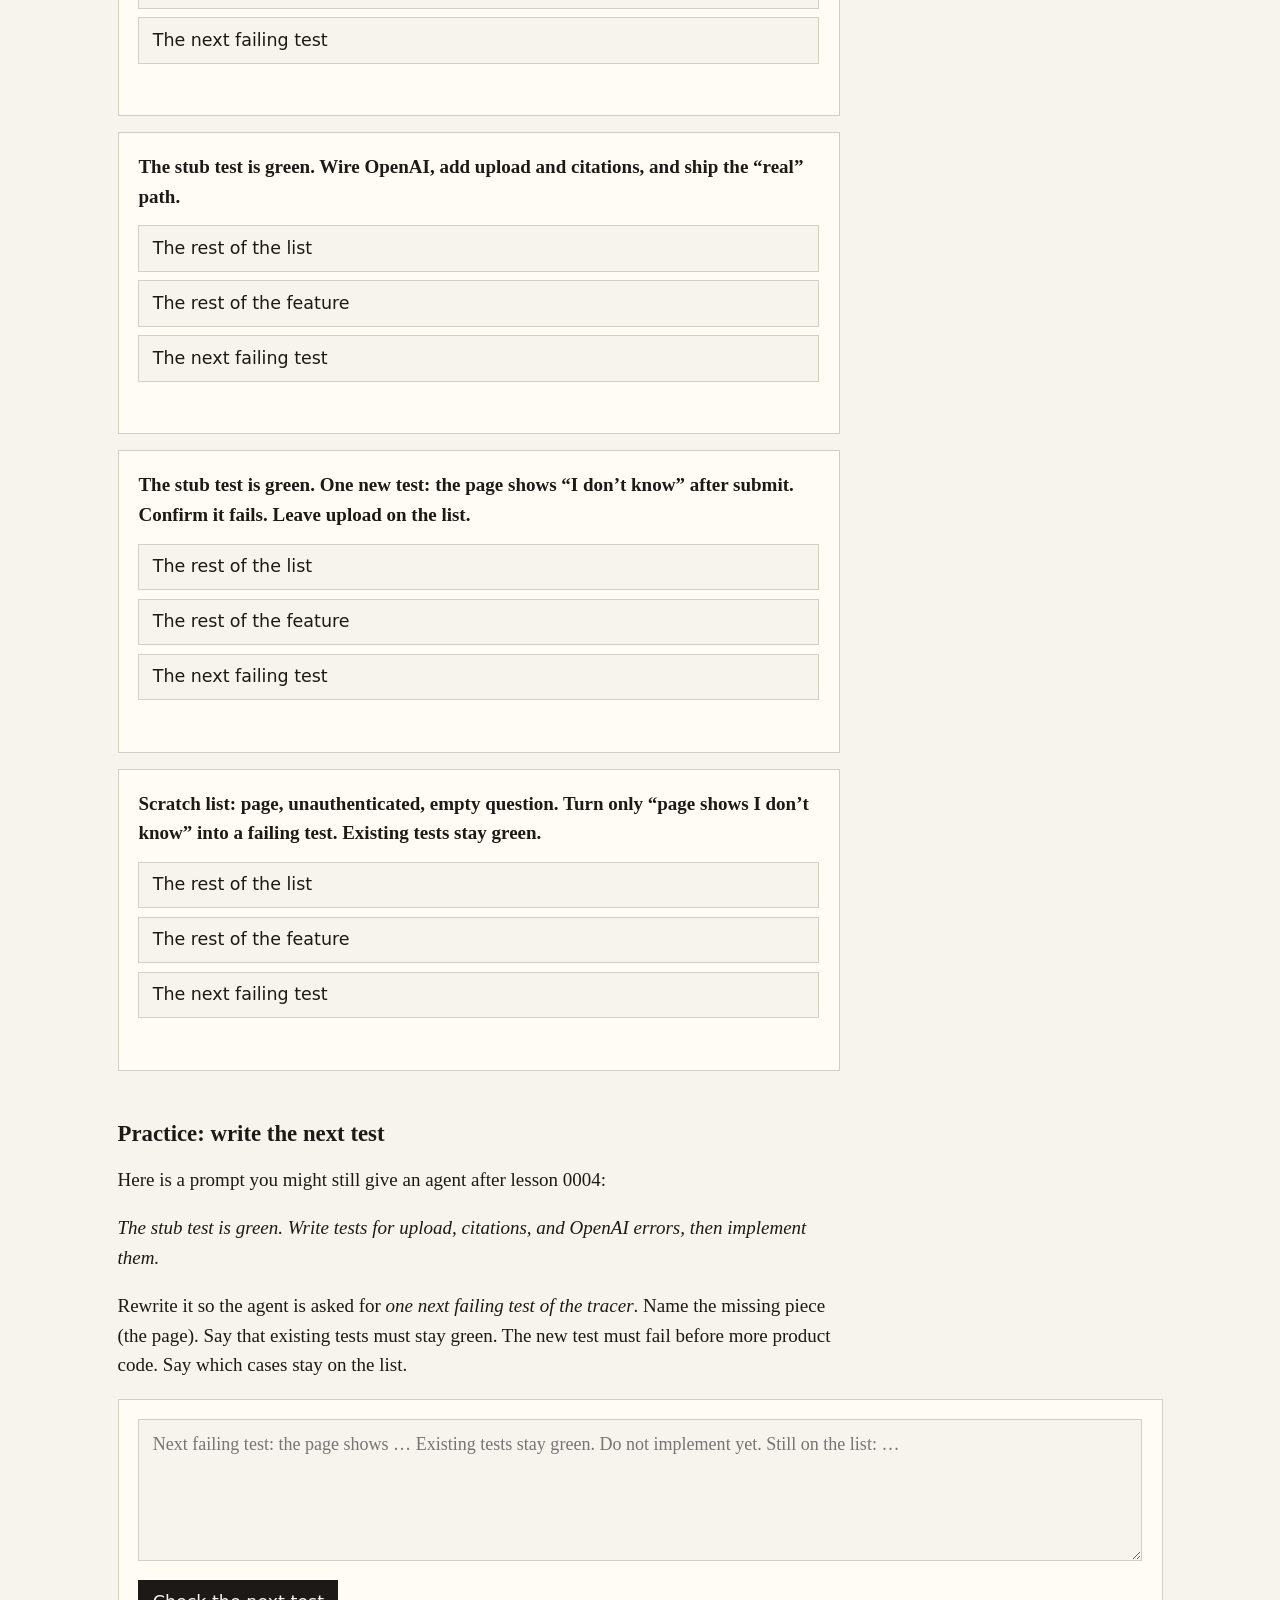
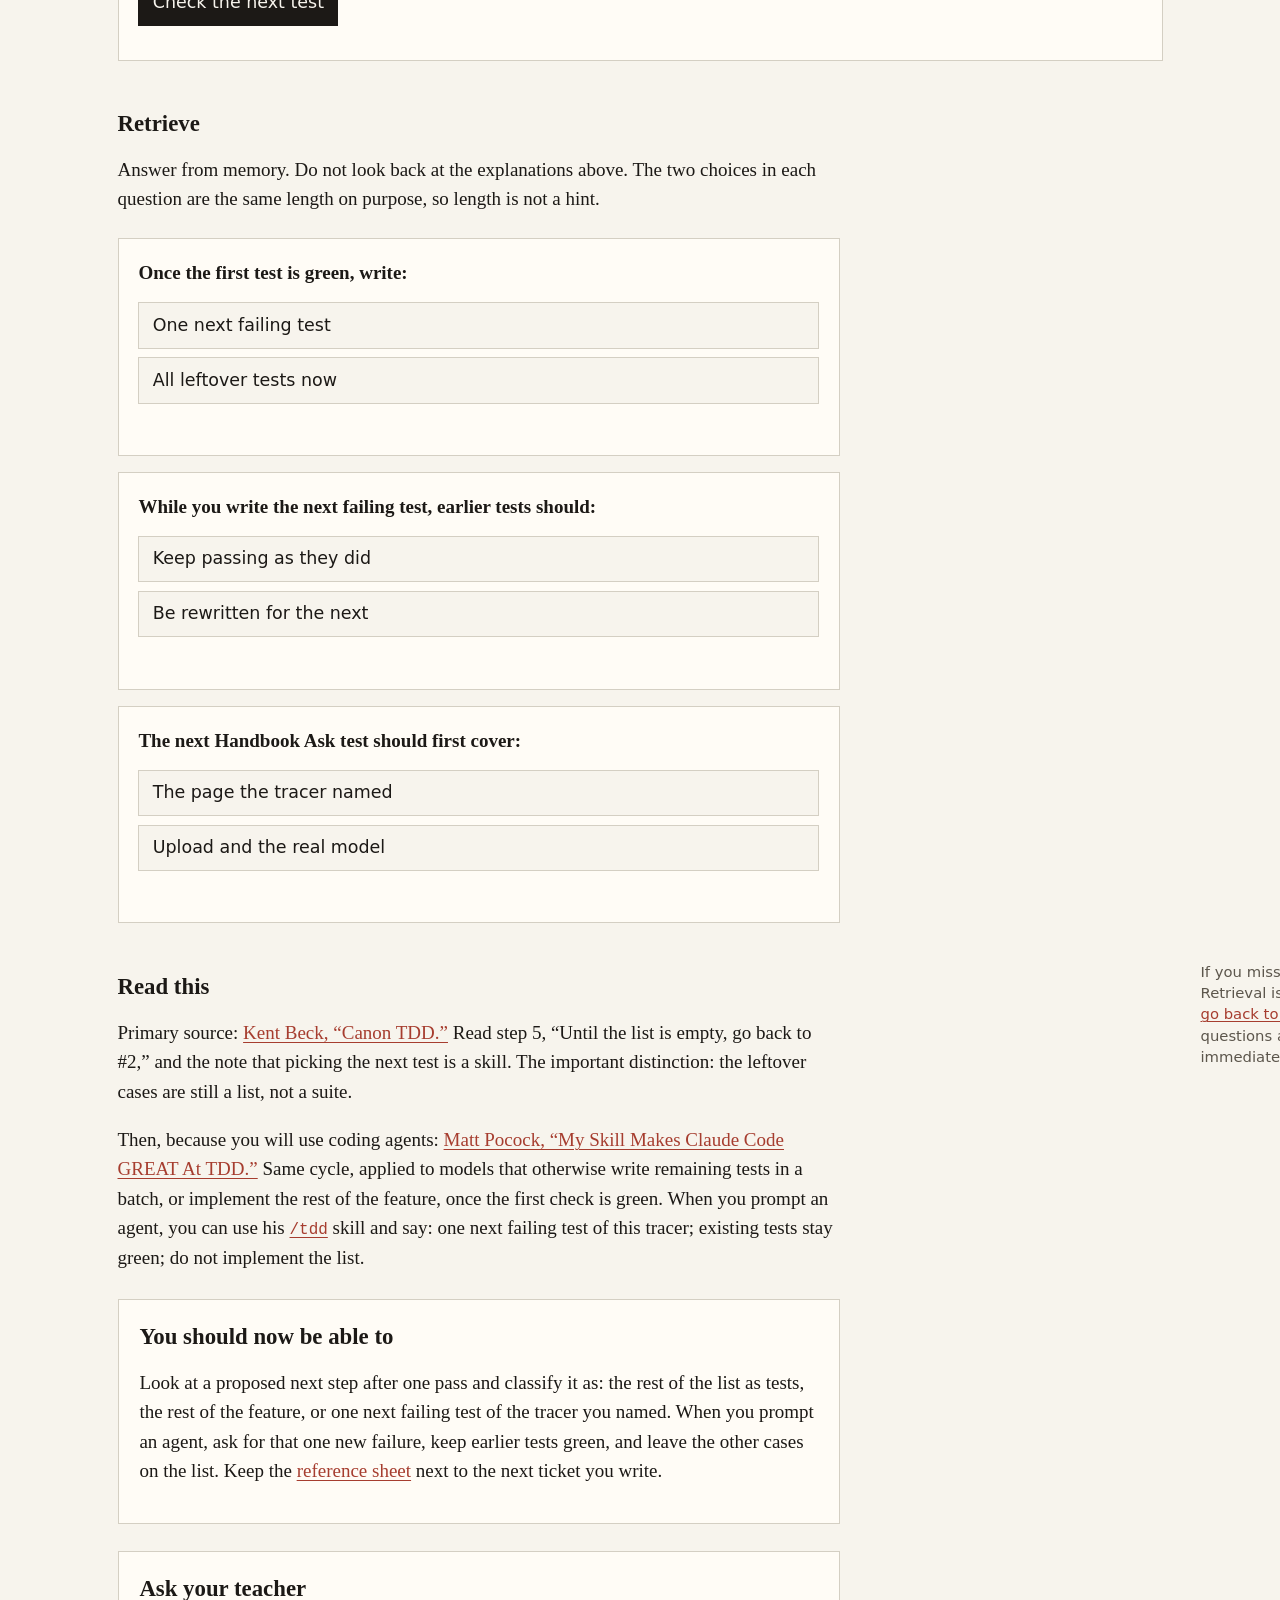
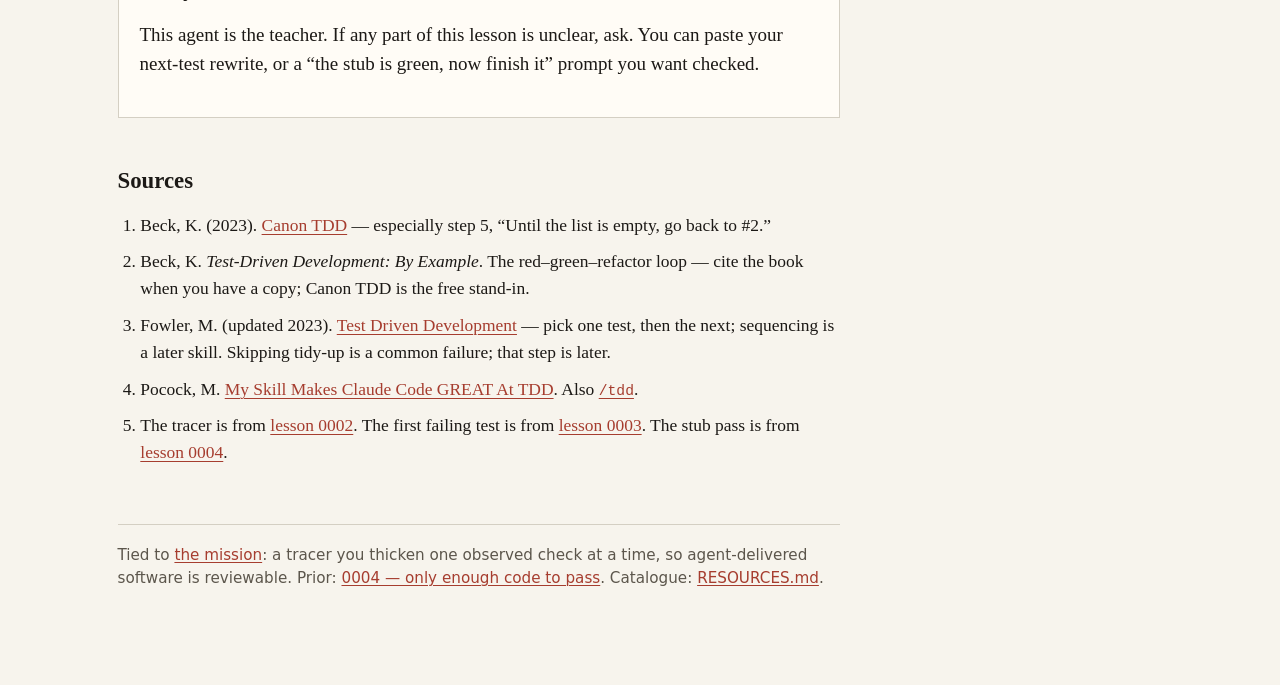
<file: lessons/0005-next-test-not-the-rest.html>
<!DOCTYPE html>
<html lang="en">
<head>
  <meta charset="utf-8">
  <meta name="viewport" content="width=device-width, initial-scale=1">
  <title>0005 — The next test, not the rest of the list</title>
  <link rel="stylesheet" href="../assets/lesson.css">
</head>
<body>
  <article class="page">
    <header class="mast">
      <p class="kicker">Lesson 0005 · Engineering with coding agents</p>
      <h1>The next test, not the rest of the list</h1>
      <p class="lede">You already made one test pass with only enough product code. The next coding step is not the rest of the cases, and not the rest of the product. Look at the tracer you named. Write one new test of the part that still has no check. Watch it fail. Existing tests stay green.</p>
    </header>

    <p>You can already write <a href="0003-one-failing-test.html">one failing test</a>, then <a href="0004-only-enough-to-pass.html">only enough code to pass it</a>. The next skill is what happens once that test is green.</p>
    <p>Two habits get in the way. In ticket-guided work, one passing check is treated as permission to build the rest of the feature. Coding agents do the same, and they have a second shortcut: they turn the leftover cases into a suite. In both cases you leave the loop. You no longer have one new check of observed behaviour. You have a plan to finish everything.</p>

    <div class="callout">
      <strong>Correct this</strong>
      Wrong: the first test is green, so write the remaining tests — or build the product.<br>
      Right: write one next failing test of the tracer you already named. Existing tests stay green. The rest of the list stays a list.
    </div>

    <p>This still serves your mission. You need to review your own work and an agent’s work against tests you can trust. If the next move is upload, the real model, and citations, those parts were never forced by a new failure. If the leftover cases became tests all at once, you are back to imagined behaviour. Either way you cannot say which part of the tracer is now safe.</p>

    <h2 id="the-next-test">Go back to one test</h2>
    <p>Kent Beck’s last step of the loop is: until the list is empty, go back to writing one concrete test. You already practised that move for the first item. The second time is the same move, with one extra duty: the tests you already had must keep passing.</p>
    <blockquote>
      Until the list is empty, go back to #2
      <cite><a href="https://newsletter.kentbeck.com/p/canon-tdd">Kent Beck, “Canon TDD,” 2023</a> — step 5, after “Write a Test” and “Make it Pass.”</cite>
    </blockquote>
    <p>Which item you pick matters. Beck calls picking the next test a skill that comes with experience. You do not need that whole skill yet. The starter rule is: look at the <a href="0002-tracer-not-prototype.html">tracer you already named</a>. Which observation still has no failing test? That is next. Distant cases on the list wait.</p>
    <p>Matt Pocock’s rule for coding agents is the same loop as a cycle: one test, one implementation, repeat. Each cycle responds to what the last cycle taught you. After a stub that returns “I don’t know,” the agent has not learned that the page works, only that the API does. The next test should ask about the page, not about upload.</p>
    <p class="sidenote">Beck treats a later tidy-up as optional. Fowler treats skipping it as a common way to get the loop wrong. Pocock’s <code>/tdd</code> skill parks tidy-up in review, not in this cycle. That step is a later lesson. Until you have Beck’s book, <a href="https://newsletter.kentbeck.com/p/canon-tdd">Canon TDD</a> is the free first-party source. <a href="https://martinfowler.com/bliki/TestDrivenDevelopment.html">Test Driven Development</a>, Fowler.</p>

    <figure class="diagram" aria-label="The rest of the list as tests versus one next failing test of the tracer">
      <svg viewBox="0 0 640 250" role="img">
        <title>Leftover cases turned into tests, beside one next failing test of the missing page</title>
        <text x="8" y="22" fill="#5c564c" font-size="13" font-family="system-ui">The rest of the list</text>
        <rect x="8" y="36" width="280" height="36" fill="#e4efe6" stroke="#2c5f3e"/>
        <text x="148" y="59" text-anchor="middle" font-size="13" font-family="Georgia, serif">API stub already green</text>
        <rect x="8" y="76" width="280" height="36" fill="#f3e4dc" stroke="#1c1916"/>
        <text x="148" y="99" text-anchor="middle" font-size="13" font-family="Georgia, serif">upload · citations · history</text>
        <rect x="8" y="116" width="280" height="36" fill="#e8dfd2" stroke="#1c1916"/>
        <text x="148" y="139" text-anchor="middle" font-size="13" font-family="Georgia, serif">OpenAI errors · then implement</text>
        <text x="148" y="190" text-anchor="middle" fill="#a63d2f" font-size="12" font-family="system-ui">tests of behaviour not yet built</text>
        <text x="148" y="212" text-anchor="middle" fill="#5c564c" font-size="12" font-family="system-ui">or: the rest of the product</text>

        <text x="340" y="22" fill="#5c564c" font-size="13" font-family="system-ui">The next test</text>
        <rect x="340" y="36" width="280" height="48" fill="#e4efe6" stroke="#2c5f3e"/>
        <text x="480" y="66" text-anchor="middle" font-size="14" font-family="Georgia, serif">same API test, still green</text>
        <rect x="340" y="84" width="280" height="72" fill="#a63d2f" fill-opacity="0.28" stroke="#a63d2f" stroke-width="2"/>
        <text x="480" y="118" text-anchor="middle" font-size="14" font-family="Georgia, serif">page shows “I don’t know”</text>
        <text x="480" y="140" text-anchor="middle" font-size="13" font-family="Georgia, serif">one new failing check</text>
        <text x="480" y="190" text-anchor="middle" fill="#a63d2f" font-size="12" font-family="system-ui">the missing piece of the tracer</text>
        <text x="480" y="212" text-anchor="middle" fill="#5c564c" font-size="12" font-family="system-ui">upload and the model stay on the list</text>
      </svg>
      <figcaption>The green band is the pass you already have. The red band is the next check. Everything else is still a note.</figcaption>
    </figure>

    <h2>Handbook Ask, three ways to continue</h2>
    <p>You have watched <code>POST /api/ask</code> fail, then pass with a stub that returns “I don’t know.” The <a href="0002-tracer-not-prototype.html">tracer</a> was: an employee pastes a question about the one PDF in SQL and sees “I don’t know” on the real page. The API test did not force the page. Compare three ways to continue:</p>
    <ol>
      <li>Write tests for upload, citations, history, and OpenAI errors. Then implement until they pass.</li>
      <li>Wire OpenAI, add upload and citations. The stub test is green, so the path is “proven.”</li>
      <li>Write one new test: submitting a question on the page shows “I don’t know.” Run it and confirm it fails. The existing API test stays green. Then write only enough UI to make the new test pass.</li>
    </ol>
    <p>Option 1 is the mistake from <a href="0003-one-failing-test.html">lesson 0003</a>, arriving one cycle later. The leftover cases are still a list. Turning them into tests now checks imagined behaviour again. An agent short of context may change those tests instead of growing the path.</p>
    <p>Option 2 is the mistake from <a href="0004-only-enough-to-pass.html">lesson 0004</a>, arriving one cycle later. The first test never asked for upload or the real model. You have not observed the page. An agent that does this will look busy and still leave you unable to say what is safe.</p>
    <p>Option 3 is the loop for this lesson. The tracer named the page. The page still has no failing test. That is the next item. Auth, SQL, upload, citations, and the real model stay on the list unless this new test fails without them.</p>
    <pre>[Fact]
public async Task Ask_page_shows_i_dont_know()
{
    var page = await client.GetAsync("/");
    // submit the question on the page; read the result
    Assert.Contains("I don't know", body);
}</pre>
    <p>The existing API test does not change. If the new test fails because there is no page yet, that is a real failure. After you add a thin page that posts to the stub and shows the answer, the new test should pass, and so should the old one. The <a href="0002-tracer-not-prototype.html">stub from lesson 0002</a> is still allowed: this test does not require the real model.</p>
    <p class="sidenote"><a href="../reference/next-failing-test.html">Reference: the next failing test</a> · <a href="../reference/only-enough-to-pass.html">only enough to pass</a> · <a href="../reference/glossary.html">glossary</a>.</p>

    <h2>Practice: classify</h2>
    <p>For each way of continuing after the first pass, choose whether it is the rest of the list as tests, the rest of the feature, or the next failing test. You will get feedback immediately.</p>

    <div class="lab">
      <div class="lab-card" data-classify data-kind="restlist" data-why="Beck: do not turn the leftover items into tests at once. The extra cases should stay on the list. Write one next test of the tracer you already named.">
        <p class="lab-prompt">The stub test is green. Write tests for upload, citations, history, and OpenAI errors. Then implement until they pass.</p>
        <div class="choices">
          <button type="button" class="kind" data-kind="restlist">The rest of the list</button>
          <button type="button" class="kind" data-kind="restfeat">The rest of the feature</button>
          <button type="button" class="kind" data-kind="next">The next failing test</button>
        </div>
        <p class="feedback"></p>
      </div>
      <div class="lab-card" data-classify data-kind="restfeat" data-why="The first test never asked for OpenAI or upload. Those parts were never forced by a new failure. Implement them when they have their own failing test.">
        <p class="lab-prompt">The stub test is green. Wire OpenAI, add upload and citations, and ship the “real” path.</p>
        <div class="choices">
          <button type="button" class="kind" data-kind="restlist">The rest of the list</button>
          <button type="button" class="kind" data-kind="restfeat">The rest of the feature</button>
          <button type="button" class="kind" data-kind="next">The next failing test</button>
        </div>
        <p class="feedback"></p>
      </div>
      <div class="lab-card" data-classify data-kind="next" data-why="The tracer named the page. The page still has no failing test. That is next. The existing API test stays green. Upload stays on the list.">
        <p class="lab-prompt">The stub test is green. One new test: the page shows “I don’t know” after submit. Confirm it fails. Leave upload on the list.</p>
        <div class="choices">
          <button type="button" class="kind" data-kind="restlist">The rest of the list</button>
          <button type="button" class="kind" data-kind="restfeat">The rest of the feature</button>
          <button type="button" class="kind" data-kind="next">The next failing test</button>
        </div>
        <p class="feedback"></p>
      </div>
      <div class="lab-card" data-classify data-kind="next" data-why="A scratch list is still notes. Auth, empty input, and the page are on it. Turn only the missing piece of the tracer — the page — into the next real test.">
        <p class="lab-prompt">Scratch list: page, unauthenticated, empty question. Turn only “page shows I don’t know” into a failing test. Existing tests stay green.</p>
        <div class="choices">
          <button type="button" class="kind" data-kind="restlist">The rest of the list</button>
          <button type="button" class="kind" data-kind="restfeat">The rest of the feature</button>
          <button type="button" class="kind" data-kind="next">The next failing test</button>
        </div>
        <p class="feedback"></p>
      </div>
    </div>

    <h2>Practice: write the next test</h2>
    <p>Here is a prompt you might still give an agent after lesson 0004:</p>
    <p><em>The stub test is green. Write tests for upload, citations, and OpenAI errors, then implement them.</em></p>
    <p>Rewrite it so the agent is asked for <em>one next failing test of the tracer</em>. Name the missing piece (the page). Say that existing tests must stay green. The new test must fail before more product code. Say which cases stay on the list.</p>

    <div class="lab-rewrite" data-score-rewrite>
      <textarea class="rewrite" placeholder="Next failing test: the page shows … Existing tests stay green. Do not implement yet. Still on the list: …"></textarea>
      <button type="button" class="primary">Check the next test</button>
      <ul class="checks"></ul>
      <script type="application/json" data-rewrite-checks>
        [
          {
            "minLength": 40,
            "pass": "You described a complete next test.",
            "fail": "Write one or two sentences: what new check to write, and what to leave alone."
          },
          {
            "must": "\\b(one|single|next|another|second)\\b",
            "pass": "You kept it to one next test.",
            "fail": "Say that this is one test, the next test, or a single new test."
          },
          {
            "must": "\\b(fail|fails|failing|red|before)\\b",
            "pass": "You required the new test to fail first.",
            "fail": "Say that the new test must fail before more product code is written."
          },
          {
            "must": "\\b(page|ui|form|submit)\\b",
            "pass": "You named the missing piece of the tracer (the page).",
            "fail": "The tracer named the page. Ask for a failing test of the page."
          },
          {
            "must": "don't know|do not know|i don't know|i do not know",
            "pass": "The expected result still matches the tracer.",
            "fail": "Assert the tracer: the page shows “I don’t know.”"
          },
          {
            "must": "existing tests|previous tests|earlier tests|stay green|keep passing|still pass|first test unchanged|do not edit",
            "pass": "You kept the tests you already had.",
            "fail": "Say that existing tests stay green (or keep passing)."
          },
          {
            "must": "list|later|out of scope|not yet|not implement|leave .* on|still on",
            "pass": "The other cases stayed on the list.",
            "fail": "Say what is still on the list (upload, citations, real model) and is not implemented yet."
          },
          {
            "mustNot": "suite|comprehensive|all tests|every test|full coverage",
            "pass": "You did not ask for a full suite.",
            "fail": "A full suite is many tests at once. Write one next failing check."
          },
          {
            "mustNot": "notebook|colab|scratch script",
            "pass": "This next test is on the product path, not a notebook.",
            "fail": "A notebook is a prototype. Test the tracer you would keep."
          }
        ]
      </script>
    </div>

    <h2>Retrieve</h2>
    <p>Answer from memory. Do not look back at the explanations above. The two choices in each question are the same length on purpose, so length is not a hint.</p>

    <div class="quiz">
      <div class="quiz-item" data-quiz-item data-correct="0" data-why="Beck: until the list is empty, go back to writing one test. Pocock: one test, one implementation, repeat. The leftover cases stay a list.">
        <p class="quiz-stem">Once the first test is green, write:</p>
        <div class="choices">
          <button type="button" class="choice" data-choice="0">One next failing test</button>
          <button type="button" class="choice" data-choice="1">All leftover tests now</button>
        </div>
        <p class="feedback"></p>
      </div>
      <div class="quiz-item" data-quiz-item data-correct="0" data-why="Beck: change the code so the new test passes, along with any tests you already had. Earlier checks stay honest.">
        <p class="quiz-stem">While you write the next failing test, earlier tests should:</p>
        <div class="choices">
          <button type="button" class="choice" data-choice="0">Keep passing as they did</button>
          <button type="button" class="choice" data-choice="1">Be rewritten for the next</button>
        </div>
        <p class="feedback"></p>
      </div>
      <div class="quiz-item" data-quiz-item data-correct="0" data-why="Starter rule: pick the next missing piece of the tracer you already named. The tracer named the page. Upload and the real model are still on the list.">
        <p class="quiz-stem">The next Handbook Ask test should first cover:</p>
        <div class="choices">
          <button type="button" class="choice" data-choice="0">The page the tracer named</button>
          <button type="button" class="choice" data-choice="1">Upload and the real model</button>
        </div>
        <p class="feedback"></p>
      </div>
    </div>
    <p class="sidenote">If you missed one, that is expected. Retrieval is how the idea sticks. Re-read <a href="#the-next-test">go back to one test</a>, then try the questions again tomorrow rather than immediately.</p>

    <h2>Read this</h2>
    <p>Primary source: <a href="https://newsletter.kentbeck.com/p/canon-tdd">Kent Beck, “Canon TDD.”</a> Read step 5, “Until the list is empty, go back to #2,” and the note that picking the next test is a skill. The important distinction: the leftover cases are still a list, not a suite.</p>
    <p>Then, because you will use coding agents: <a href="https://www.aihero.dev/skill-test-driven-development-claude-code">Matt Pocock, “My Skill Makes Claude Code GREAT At TDD.”</a> Same cycle, applied to models that otherwise write remaining tests in a batch, or implement the rest of the feature, once the first check is green. When you prompt an agent, you can use his <a href="https://github.com/mattpocock/skills/blob/main/skills/engineering/tdd/SKILL.md"><code>/tdd</code></a> skill and say: one next failing test of this tracer; existing tests stay green; do not implement the list.</p>

    <div class="win">
      <h2>You should now be able to</h2>
      <p>Look at a proposed next step after one pass and classify it as: the rest of the list as tests, the rest of the feature, or one next failing test of the tracer you named. When you prompt an agent, ask for that one new failure, keep earlier tests green, and leave the other cases on the list. Keep the <a href="../reference/next-failing-test.html">reference sheet</a> next to the next ticket you write.</p>
    </div>

    <div class="teacher">
      <h2>Ask your teacher</h2>
      <p>This agent is the teacher. If any part of this lesson is unclear, ask. You can paste your next-test rewrite, or a “the stub is green, now finish it” prompt you want checked.</p>
    </div>

    <h2>Sources</h2>
    <ol class="refs">
      <li>Beck, K. (2023). <a href="https://newsletter.kentbeck.com/p/canon-tdd">Canon TDD</a> — especially step 5, “Until the list is empty, go back to #2.”</li>
      <li>Beck, K. <em>Test-Driven Development: By Example</em>. The red–green–refactor loop — cite the book when you have a copy; Canon TDD is the free stand-in.</li>
      <li>Fowler, M. (updated 2023). <a href="https://martinfowler.com/bliki/TestDrivenDevelopment.html">Test Driven Development</a> — pick one test, then the next; sequencing is a later skill. Skipping tidy-up is a common failure; that step is later.</li>
      <li>Pocock, M. <a href="https://www.aihero.dev/skill-test-driven-development-claude-code">My Skill Makes Claude Code GREAT At TDD</a>. Also <a href="https://github.com/mattpocock/skills/blob/main/skills/engineering/tdd/SKILL.md"><code>/tdd</code></a>.</li>
      <li>The tracer is from <a href="0002-tracer-not-prototype.html">lesson 0002</a>. The first failing test is from <a href="0003-one-failing-test.html">lesson 0003</a>. The stub pass is from <a href="0004-only-enough-to-pass.html">lesson 0004</a>.</li>
    </ol>

    <footer class="meta">
      Tied to <a href="../MISSION.md">the mission</a>: a tracer you thicken one observed check at a time, so agent-delivered software is reviewable.
      Prior: <a href="0004-only-enough-to-pass.html">0004 — only enough code to pass</a>.
      Catalogue: <a href="../RESOURCES.md">RESOURCES.md</a>.
    </footer>
  </article>
  <script src="../assets/quiz.js"></script>
  <script src="../assets/slice-lab.js"></script>
  <script src="../assets/score-rewrite.js"></script>
</body>
</html>
</file>
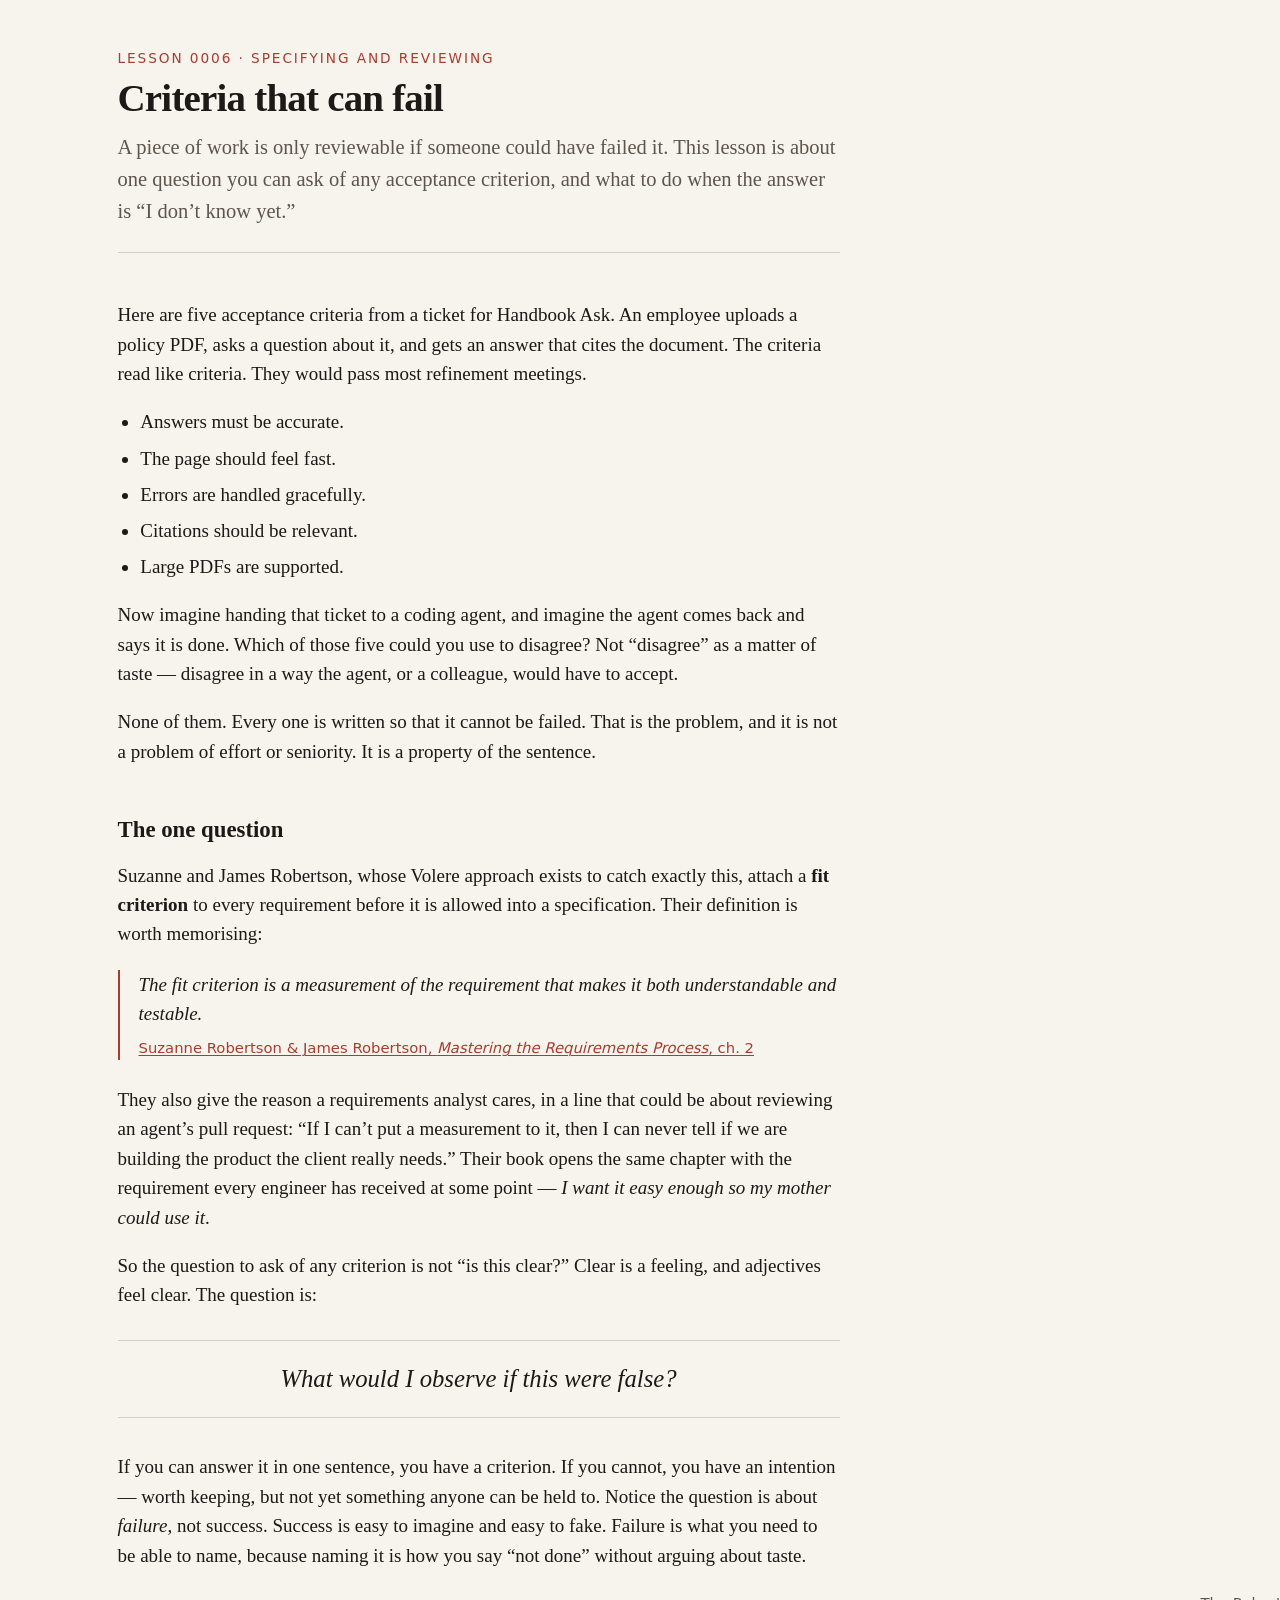
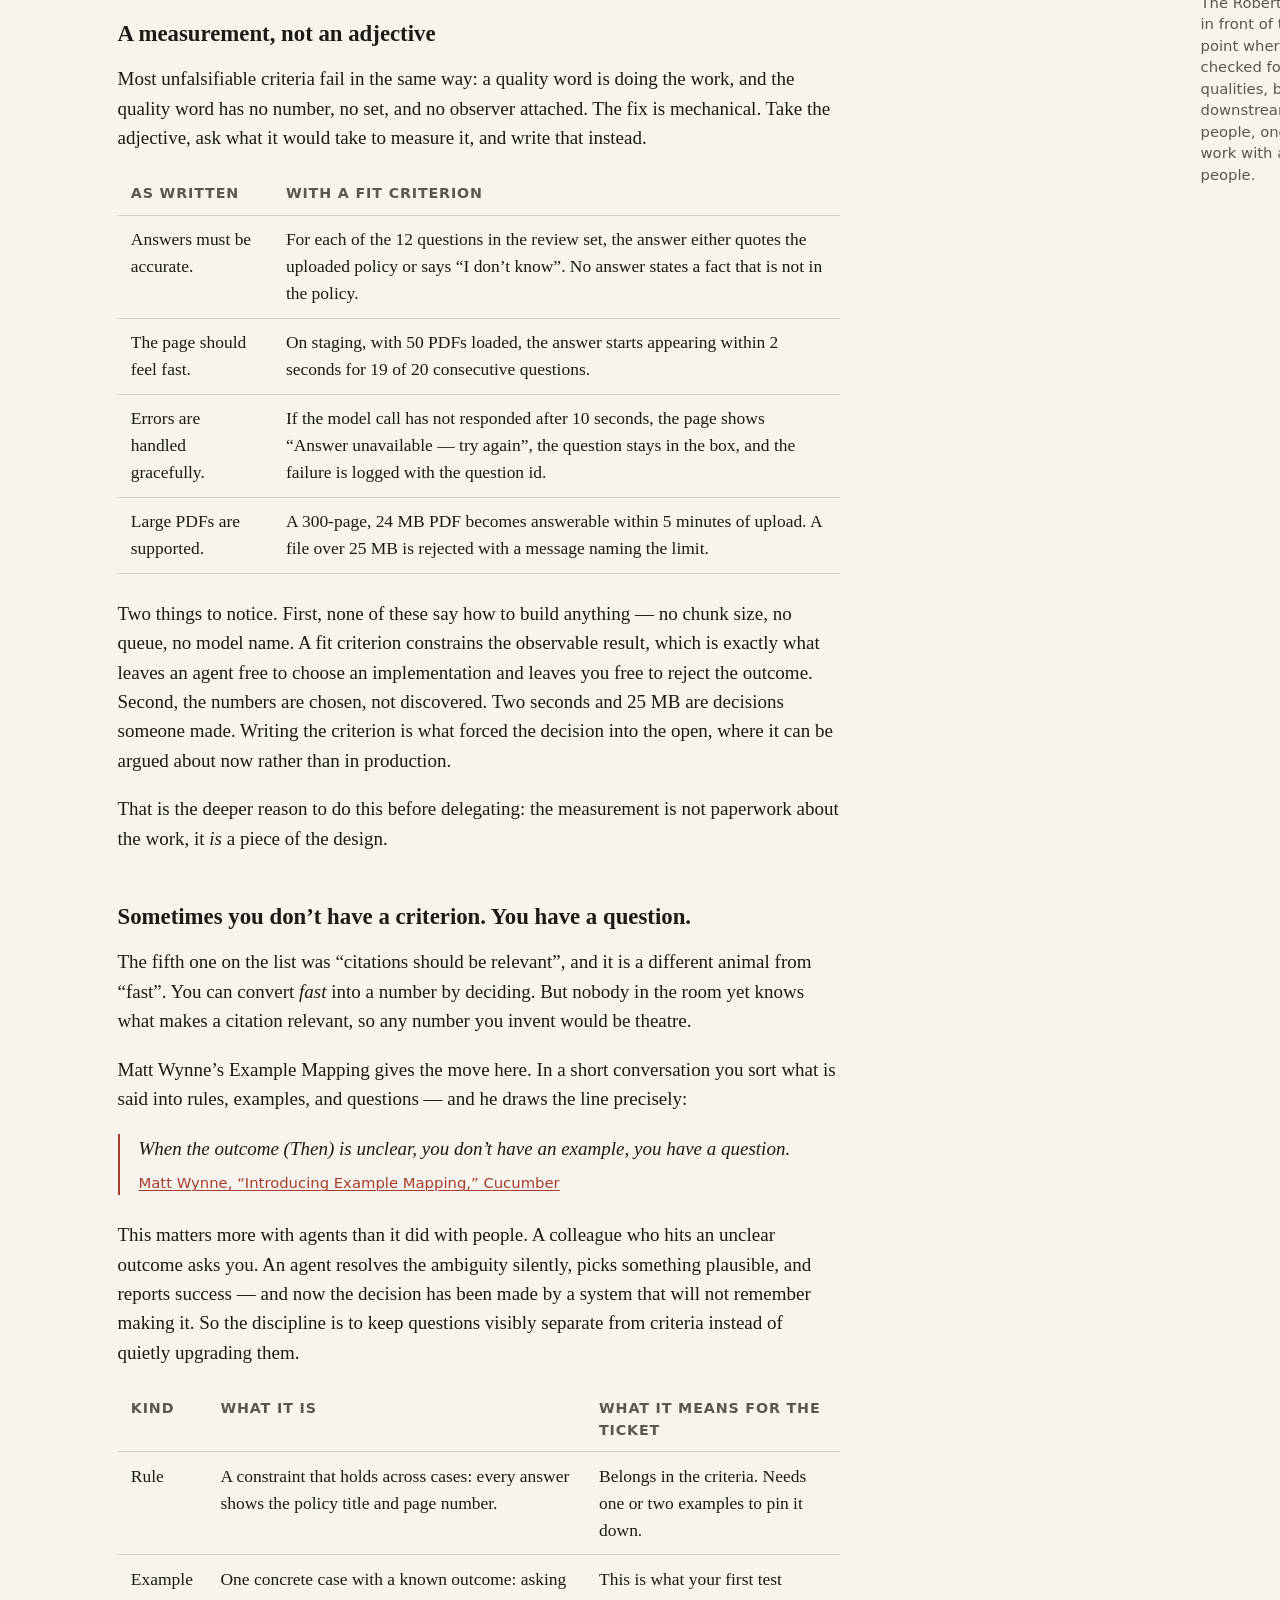
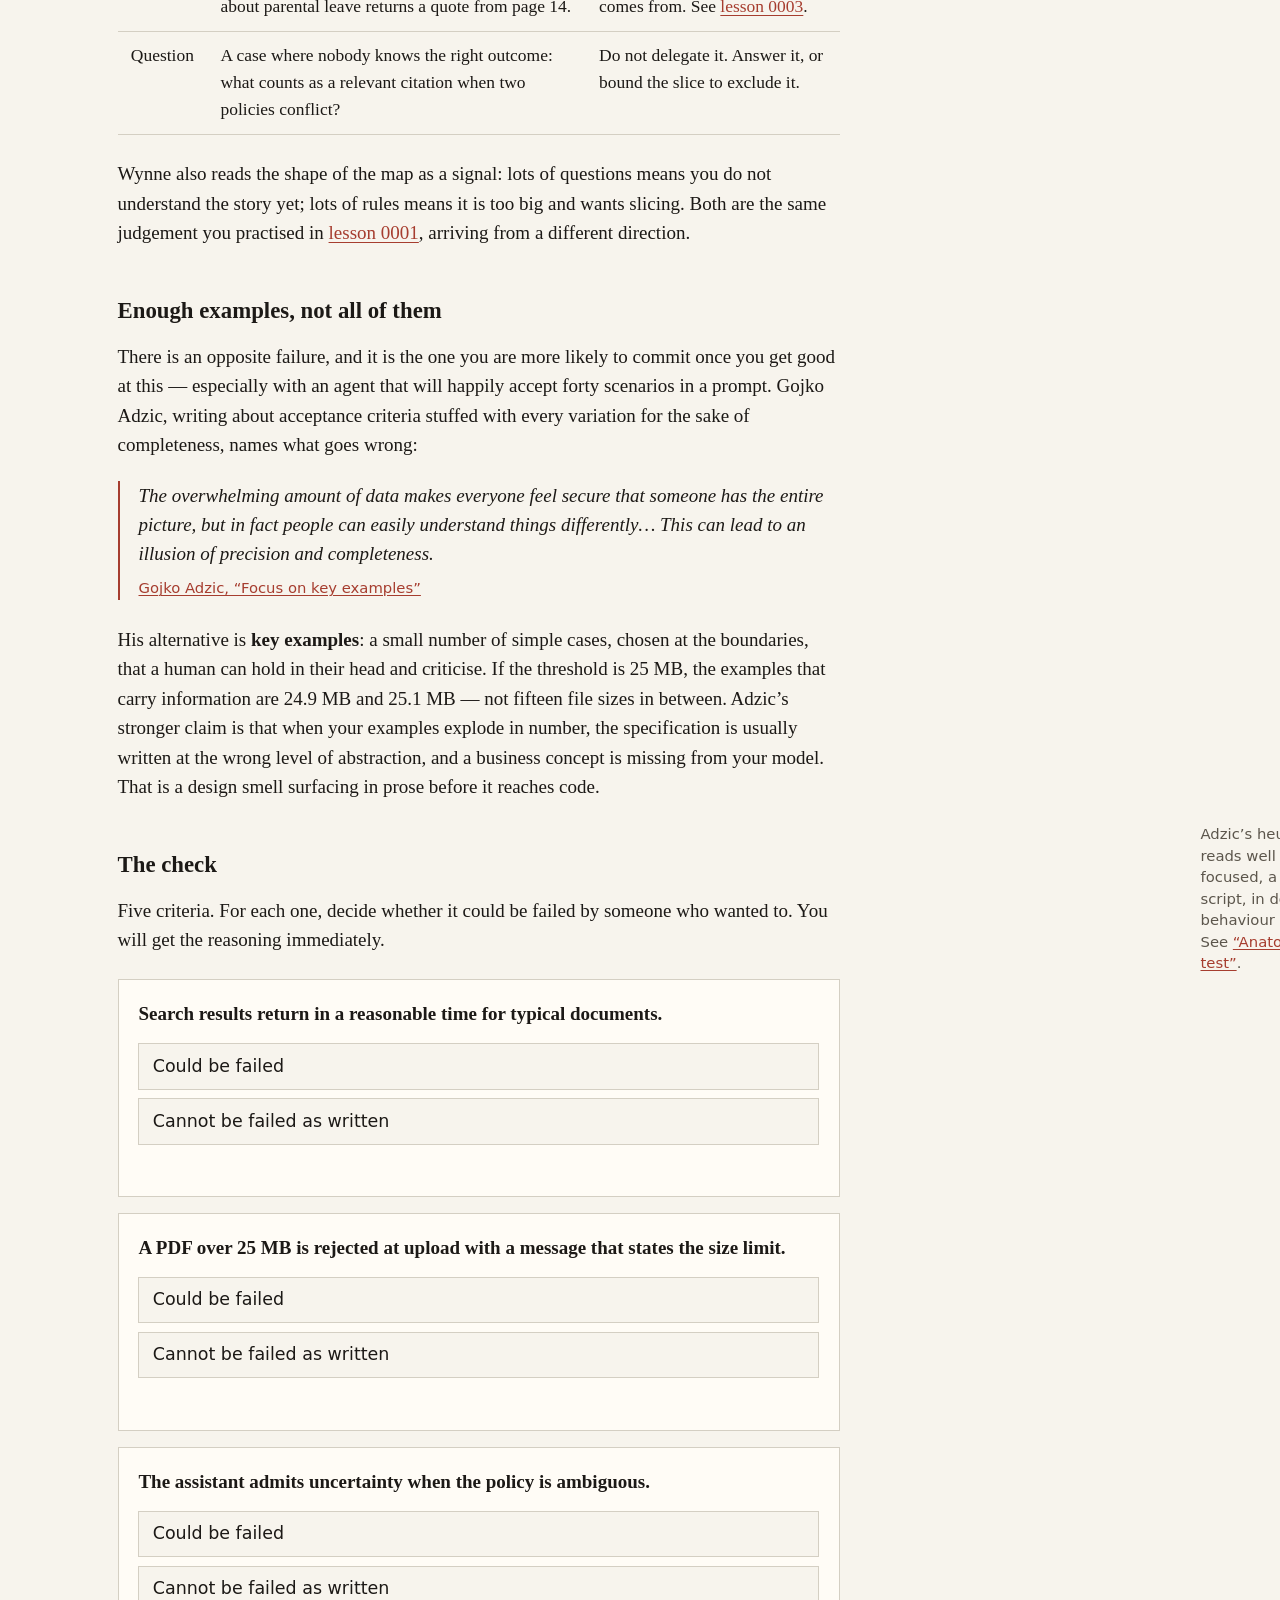
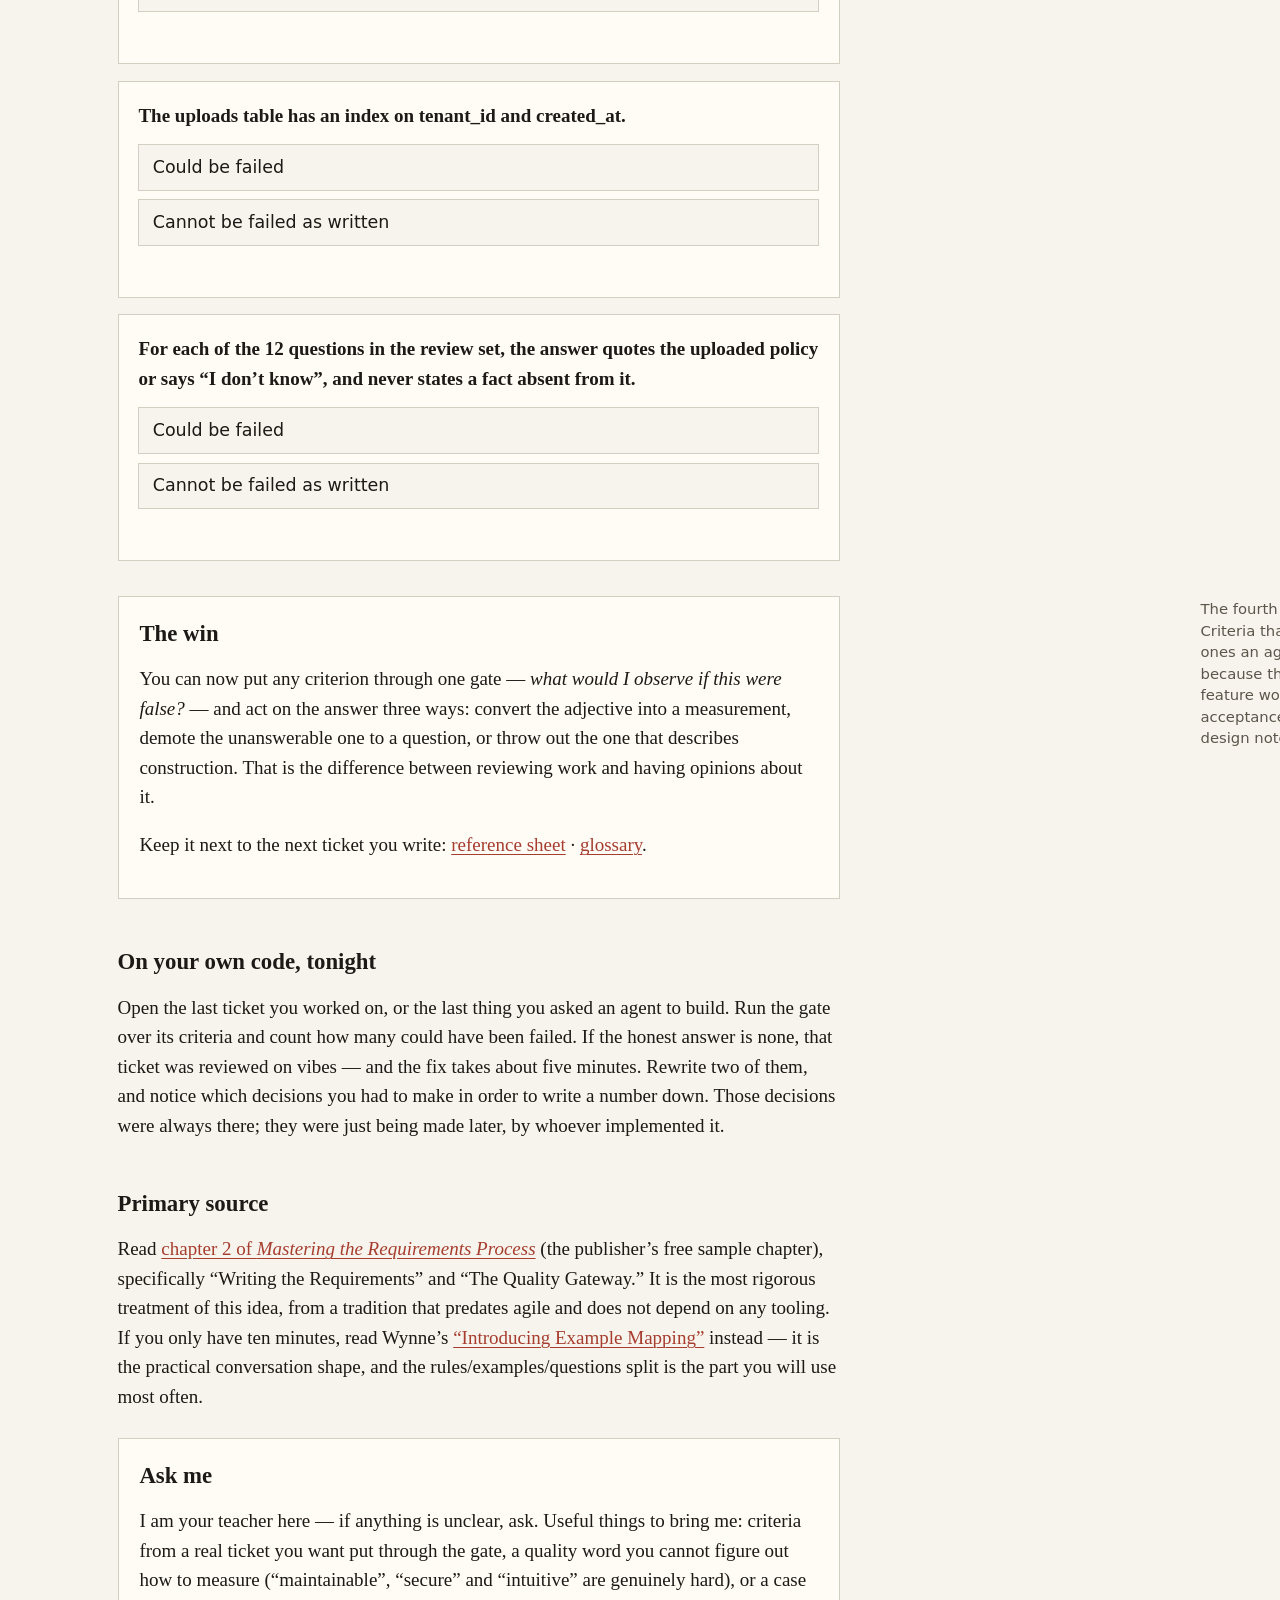
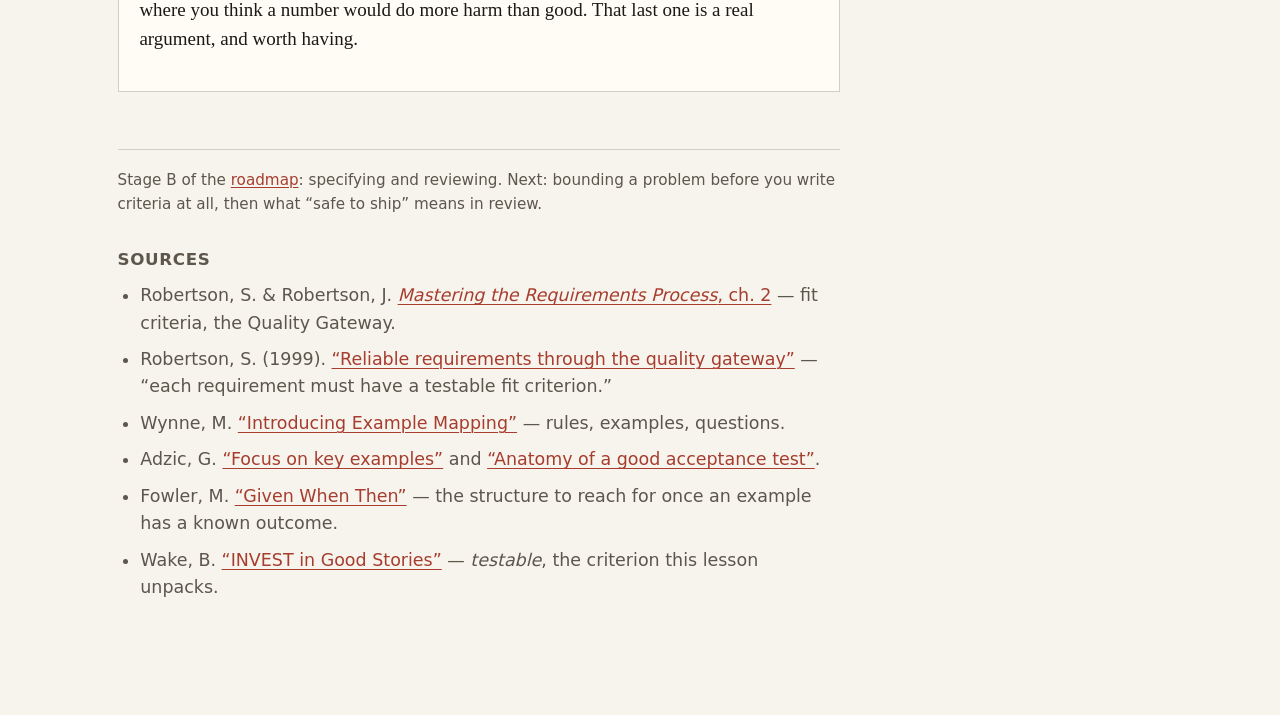
<file: lessons/0006-criteria-that-can-fail.html>
<!DOCTYPE html>
<html lang="en">
<head>
  <meta charset="utf-8">
  <meta name="viewport" content="width=device-width, initial-scale=1">
  <title>0006 — Criteria that can fail</title>
  <link rel="stylesheet" href="../assets/lesson.css">
</head>
<body>
  <article class="page">
    <header class="mast">
      <p class="kicker">Lesson 0006 · Specifying and reviewing</p>
      <h1>Criteria that can fail</h1>
      <p class="lede">A piece of work is only reviewable if someone could have failed it. This lesson is about one question you can ask of any acceptance criterion, and what to do when the answer is “I don’t know yet.”</p>
    </header>

    <p>Here are five acceptance criteria from a ticket for Handbook Ask. An employee uploads a policy PDF, asks a question about it, and gets an answer that cites the document. The criteria read like criteria. They would pass most refinement meetings.</p>

    <ul>
      <li>Answers must be accurate.</li>
      <li>The page should feel fast.</li>
      <li>Errors are handled gracefully.</li>
      <li>Citations should be relevant.</li>
      <li>Large PDFs are supported.</li>
    </ul>

    <p>Now imagine handing that ticket to a coding agent, and imagine the agent comes back and says it is done. Which of those five could you use to disagree? Not “disagree” as a matter of taste — disagree in a way the agent, or a colleague, would have to accept.</p>

    <p>None of them. Every one is written so that it cannot be failed. That is the problem, and it is not a problem of effort or seniority. It is a property of the sentence.</p>

    <h2 id="the-question">The one question</h2>

    <p>Suzanne and James Robertson, whose Volere approach exists to catch exactly this, attach a <strong>fit criterion</strong> to every requirement before it is allowed into a specification. Their definition is worth memorising:</p>

    <blockquote>
      The fit criterion is a measurement of the requirement that makes it both understandable and testable.
      <cite><a href="https://ptgmedia.pearsoncmg.com/images/0321419499/samplechapter/robertson_ch02.pdf">Suzanne Robertson &amp; James Robertson, <em>Mastering the Requirements Process</em>, ch. 2</a></cite>
    </blockquote>

    <p>They also give the reason a requirements analyst cares, in a line that could be about reviewing an agent’s pull request: “If I can’t put a measurement to it, then I can never tell if we are building the product the client really needs.” Their book opens the same chapter with the requirement every engineer has received at some point — <em>I want it easy enough so my mother could use it</em>.</p>

    <p>So the question to ask of any criterion is not “is this clear?” Clear is a feeling, and adjectives feel clear. The question is:</p>

    <p class="bigq">What would I observe if this were false?</p>

    <p>If you can answer it in one sentence, you have a criterion. If you cannot, you have an intention — worth keeping, but not yet something anyone can be held to. Notice the question is about <em>failure</em>, not success. Success is easy to imagine and easy to fake. Failure is what you need to be able to name, because naming it is how you say “not done” without arguing about taste.</p>

    <p class="sidenote">The Robertsons put a <strong>Quality Gateway</strong> in front of the specification: a single point where each requirement is checked for testability, among other qualities, before it is allowed downstream. The gateway is usually two people, one of whom is a tester. If you work with agents, you are both of those people.</p>

    <h2>A measurement, not an adjective</h2>

    <p>Most unfalsifiable criteria fail in the same way: a quality word is doing the work, and the quality word has no number, no set, and no observer attached. The fix is mechanical. Take the adjective, ask what it would take to measure it, and write that instead.</p>

    <table class="compare">
      <thead>
        <tr><th>As written</th><th>With a fit criterion</th></tr>
      </thead>
      <tbody>
        <tr>
          <td>Answers must be accurate.</td>
          <td>For each of the 12 questions in the review set, the answer either quotes the uploaded policy or says “I don’t know”. No answer states a fact that is not in the policy.</td>
        </tr>
        <tr>
          <td>The page should feel fast.</td>
          <td>On staging, with 50 PDFs loaded, the answer starts appearing within 2 seconds for 19 of 20 consecutive questions.</td>
        </tr>
        <tr>
          <td>Errors are handled gracefully.</td>
          <td>If the model call has not responded after 10 seconds, the page shows “Answer unavailable — try again”, the question stays in the box, and the failure is logged with the question id.</td>
        </tr>
        <tr>
          <td>Large PDFs are supported.</td>
          <td>A 300-page, 24 MB PDF becomes answerable within 5 minutes of upload. A file over 25 MB is rejected with a message naming the limit.</td>
        </tr>
      </tbody>
    </table>

    <p>Two things to notice. First, none of these say how to build anything — no chunk size, no queue, no model name. A fit criterion constrains the observable result, which is exactly what leaves an agent free to choose an implementation and leaves you free to reject the outcome. Second, the numbers are chosen, not discovered. Two seconds and 25 MB are decisions someone made. Writing the criterion is what forced the decision into the open, where it can be argued about now rather than in production.</p>

    <p>That is the deeper reason to do this before delegating: the measurement is not paperwork about the work, it <em>is</em> a piece of the design.</p>

    <h2>Sometimes you don’t have a criterion. You have a question.</h2>

    <p>The fifth one on the list was “citations should be relevant”, and it is a different animal from “fast”. You can convert <em>fast</em> into a number by deciding. But nobody in the room yet knows what makes a citation relevant, so any number you invent would be theatre.</p>

    <p>Matt Wynne’s Example Mapping gives the move here. In a short conversation you sort what is said into rules, examples, and questions — and he draws the line precisely:</p>

    <blockquote>
      When the outcome (Then) is unclear, you don’t have an example, you have a question.
      <cite><a href="https://cucumber.io/blog/bdd/example-mapping-introduction/">Matt Wynne, “Introducing Example Mapping,” Cucumber</a></cite>
    </blockquote>

    <p>This matters more with agents than it did with people. A colleague who hits an unclear outcome asks you. An agent resolves the ambiguity silently, picks something plausible, and reports success — and now the decision has been made by a system that will not remember making it. So the discipline is to keep questions visibly separate from criteria instead of quietly upgrading them.</p>

    <table class="compare">
      <thead>
        <tr><th>Kind</th><th>What it is</th><th>What it means for the ticket</th></tr>
      </thead>
      <tbody>
        <tr>
          <td>Rule</td>
          <td>A constraint that holds across cases: every answer shows the policy title and page number.</td>
          <td>Belongs in the criteria. Needs one or two examples to pin it down.</td>
        </tr>
        <tr>
          <td>Example</td>
          <td>One concrete case with a known outcome: asking about parental leave returns a quote from page 14.</td>
          <td>This is what your first test comes from. See <a href="0003-one-failing-test.html">lesson 0003</a>.</td>
        </tr>
        <tr>
          <td>Question</td>
          <td>A case where nobody knows the right outcome: what counts as a relevant citation when two policies conflict?</td>
          <td>Do not delegate it. Answer it, or bound the slice to exclude it.</td>
        </tr>
      </tbody>
    </table>

    <p>Wynne also reads the shape of the map as a signal: lots of questions means you do not understand the story yet; lots of rules means it is too big and wants slicing. Both are the same judgement you practised in <a href="0001-vertical-slice-not-layer.html">lesson 0001</a>, arriving from a different direction.</p>

    <h2>Enough examples, not all of them</h2>

    <p>There is an opposite failure, and it is the one you are more likely to commit once you get good at this — especially with an agent that will happily accept forty scenarios in a prompt. Gojko Adzic, writing about acceptance criteria stuffed with every variation for the sake of completeness, names what goes wrong:</p>

    <blockquote>
      The overwhelming amount of data makes everyone feel secure that someone has the entire picture, but in fact people can easily understand things differently… This can lead to an illusion of precision and completeness.
      <cite><a href="https://gojko.net/2014/05/05/focus-on-key-examples/">Gojko Adzic, “Focus on key examples”</a></cite>
    </blockquote>

    <p>His alternative is <strong>key examples</strong>: a small number of simple cases, chosen at the boundaries, that a human can hold in their head and criticise. If the threshold is 25 MB, the examples that carry information are 24.9 MB and 25.1 MB — not fifteen file sizes in between. Adzic’s stronger claim is that when your examples explode in number, the specification is usually written at the wrong level of abstraction, and a business concept is missing from your model. That is a design smell surfacing in prose before it reaches code.</p>

    <p class="sidenote">Adzic’s heuristics for a criterion that still reads well a year later: self-explanatory, focused, a specification rather than a script, in domain language, and about behaviour rather than software design. See <a href="https://gojko.net/2010/06/16/anatomy-of-a-good-acceptance-test/">“Anatomy of a good acceptance test”</a>.</p>

    <h2>The check</h2>

    <p>Five criteria. For each one, decide whether it could be failed by someone who wanted to. You will get the reasoning immediately.</p>

    <div class="lab">
      <div class="lab-card" data-gate data-answer="fail" data-why="“Reasonable” has no observer and no measurement. Decide what reasonable means — a number of seconds, a percentile, a corpus — or you have an intention, not a criterion.">
        <p class="lab-prompt">Search results return in a reasonable time for typical documents.</p>
        <div class="choices">
          <button class="kind" data-answer="pass">Could be failed</button>
          <button class="kind" data-answer="fail">Cannot be failed as written</button>
        </div>
        <p class="feedback"></p>
      </div>

      <div class="lab-card" data-gate data-answer="pass" data-why="You can observe it: upload that file, watch for the message and the named limit. The number was decided rather than discovered, which is the point.">
        <p class="lab-prompt">A PDF over 25 MB is rejected at upload with a message that states the size limit.</p>
        <div class="choices">
          <button class="kind" data-answer="pass">Could be failed</button>
          <button class="kind" data-answer="fail">Cannot be failed as written</button>
        </div>
        <p class="feedback"></p>
      </div>

      <div class="lab-card" data-gate data-answer="fail" data-why="Nobody knows what counts as ambiguous, so no outcome can be checked. This is a question, not a criterion: answer it, or put it outside the slice.">
        <p class="lab-prompt">The assistant admits uncertainty when the policy is ambiguous.</p>
        <div class="choices">
          <button class="kind" data-answer="pass">Could be failed</button>
          <button class="kind" data-answer="fail">Cannot be failed as written</button>
        </div>
        <p class="feedback"></p>
      </div>

      <div class="lab-card" data-gate data-answer="fail" data-why="It describes construction, not observable behaviour — and it is satisfiable while the feature is broken. You could add the index and still answer every question wrongly.">
        <p class="lab-prompt">The uploads table has an index on tenant_id and created_at.</p>
        <div class="choices">
          <button class="kind" data-answer="pass">Could be failed</button>
          <button class="kind" data-answer="fail">Cannot be failed as written</button>
        </div>
        <p class="feedback"></p>
      </div>

      <div class="lab-card" data-gate data-answer="pass" data-why="Falsifiable, and pleasantly hostile: it names the review set, both allowed outcomes, and the thing that must never happen. This is how you state “accurate” without the word.">
        <p class="lab-prompt">For each of the 12 questions in the review set, the answer quotes the uploaded policy or says “I don’t know”, and never states a fact absent from it.</p>
        <div class="choices">
          <button class="kind" data-answer="pass">Could be failed</button>
          <button class="kind" data-answer="fail">Cannot be failed as written</button>
        </div>
        <p class="feedback"></p>
      </div>
    </div>

    <p class="sidenote">The fourth one is worth a second look. Criteria that name construction are the ones an agent satisfies most eagerly, because they can be met without the feature working at all. Keep them out of acceptance criteria; they belong in a design note, if anywhere.</p>

    <div class="win">
      <h2>The win</h2>
      <p>You can now put any criterion through one gate — <em>what would I observe if this were false?</em> — and act on the answer three ways: convert the adjective into a measurement, demote the unanswerable one to a question, or throw out the one that describes construction. That is the difference between reviewing work and having opinions about it.</p>
      <p>Keep it next to the next ticket you write: <a href="../reference/acceptance-criteria.html">reference sheet</a> · <a href="../reference/glossary.html">glossary</a>.</p>
    </div>

    <h2>On your own code, tonight</h2>

    <p>Open the last ticket you worked on, or the last thing you asked an agent to build. Run the gate over its criteria and count how many could have been failed. If the honest answer is none, that ticket was reviewed on vibes — and the fix takes about five minutes. Rewrite two of them, and notice which decisions you had to make in order to write a number down. Those decisions were always there; they were just being made later, by whoever implemented it.</p>

    <h2>Primary source</h2>

    <p>Read <a href="https://ptgmedia.pearsoncmg.com/images/0321419499/samplechapter/robertson_ch02.pdf">chapter 2 of <em>Mastering the Requirements Process</em></a> (the publisher’s free sample chapter), specifically “Writing the Requirements” and “The Quality Gateway.” It is the most rigorous treatment of this idea, from a tradition that predates agile and does not depend on any tooling. If you only have ten minutes, read Wynne’s <a href="https://cucumber.io/blog/bdd/example-mapping-introduction/">“Introducing Example Mapping”</a> instead — it is the practical conversation shape, and the rules/examples/questions split is the part you will use most often.</p>

    <div class="teacher">
      <h2>Ask me</h2>
      <p>I am your teacher here — if anything is unclear, ask. Useful things to bring me: criteria from a real ticket you want put through the gate, a quality word you cannot figure out how to measure (“maintainable”, “secure” and “intuitive” are genuinely hard), or a case where you think a number would do more harm than good. That last one is a real argument, and worth having.</p>
    </div>

    <footer class="meta">
      <p>Stage B of the <a href="../ROADMAP.md">roadmap</a>: specifying and reviewing. Next: bounding a problem before you write criteria at all, then what “safe to ship” means in review.</p>
      <h3>Sources</h3>
      <ul class="refs">
        <li>Robertson, S. &amp; Robertson, J. <a href="https://ptgmedia.pearsoncmg.com/images/0321419499/samplechapter/robertson_ch02.pdf"><em>Mastering the Requirements Process</em>, ch. 2</a> — fit criteria, the Quality Gateway.</li>
        <li>Robertson, S. (1999). <a href="https://doi.org/10.1109/dexa.1999.795193">“Reliable requirements through the quality gateway”</a> — “each requirement must have a testable fit criterion.”</li>
        <li>Wynne, M. <a href="https://cucumber.io/blog/bdd/example-mapping-introduction/">“Introducing Example Mapping”</a> — rules, examples, questions.</li>
        <li>Adzic, G. <a href="https://gojko.net/2014/05/05/focus-on-key-examples/">“Focus on key examples”</a> and <a href="https://gojko.net/2010/06/16/anatomy-of-a-good-acceptance-test/">“Anatomy of a good acceptance test”</a>.</li>
        <li>Fowler, M. <a href="https://martinfowler.com/bliki/GivenWhenThen.html">“Given When Then”</a> — the structure to reach for once an example has a known outcome.</li>
        <li>Wake, B. <a href="https://xp123.com/invest-in-good-stories-and-smart-tasks/">“INVEST in Good Stories”</a> — <em>testable</em>, the criterion this lesson unpacks.</li>
      </ul>
    </footer>
  </article>

  <script src="../assets/gate.js"></script>
</body>
</html>
</file>
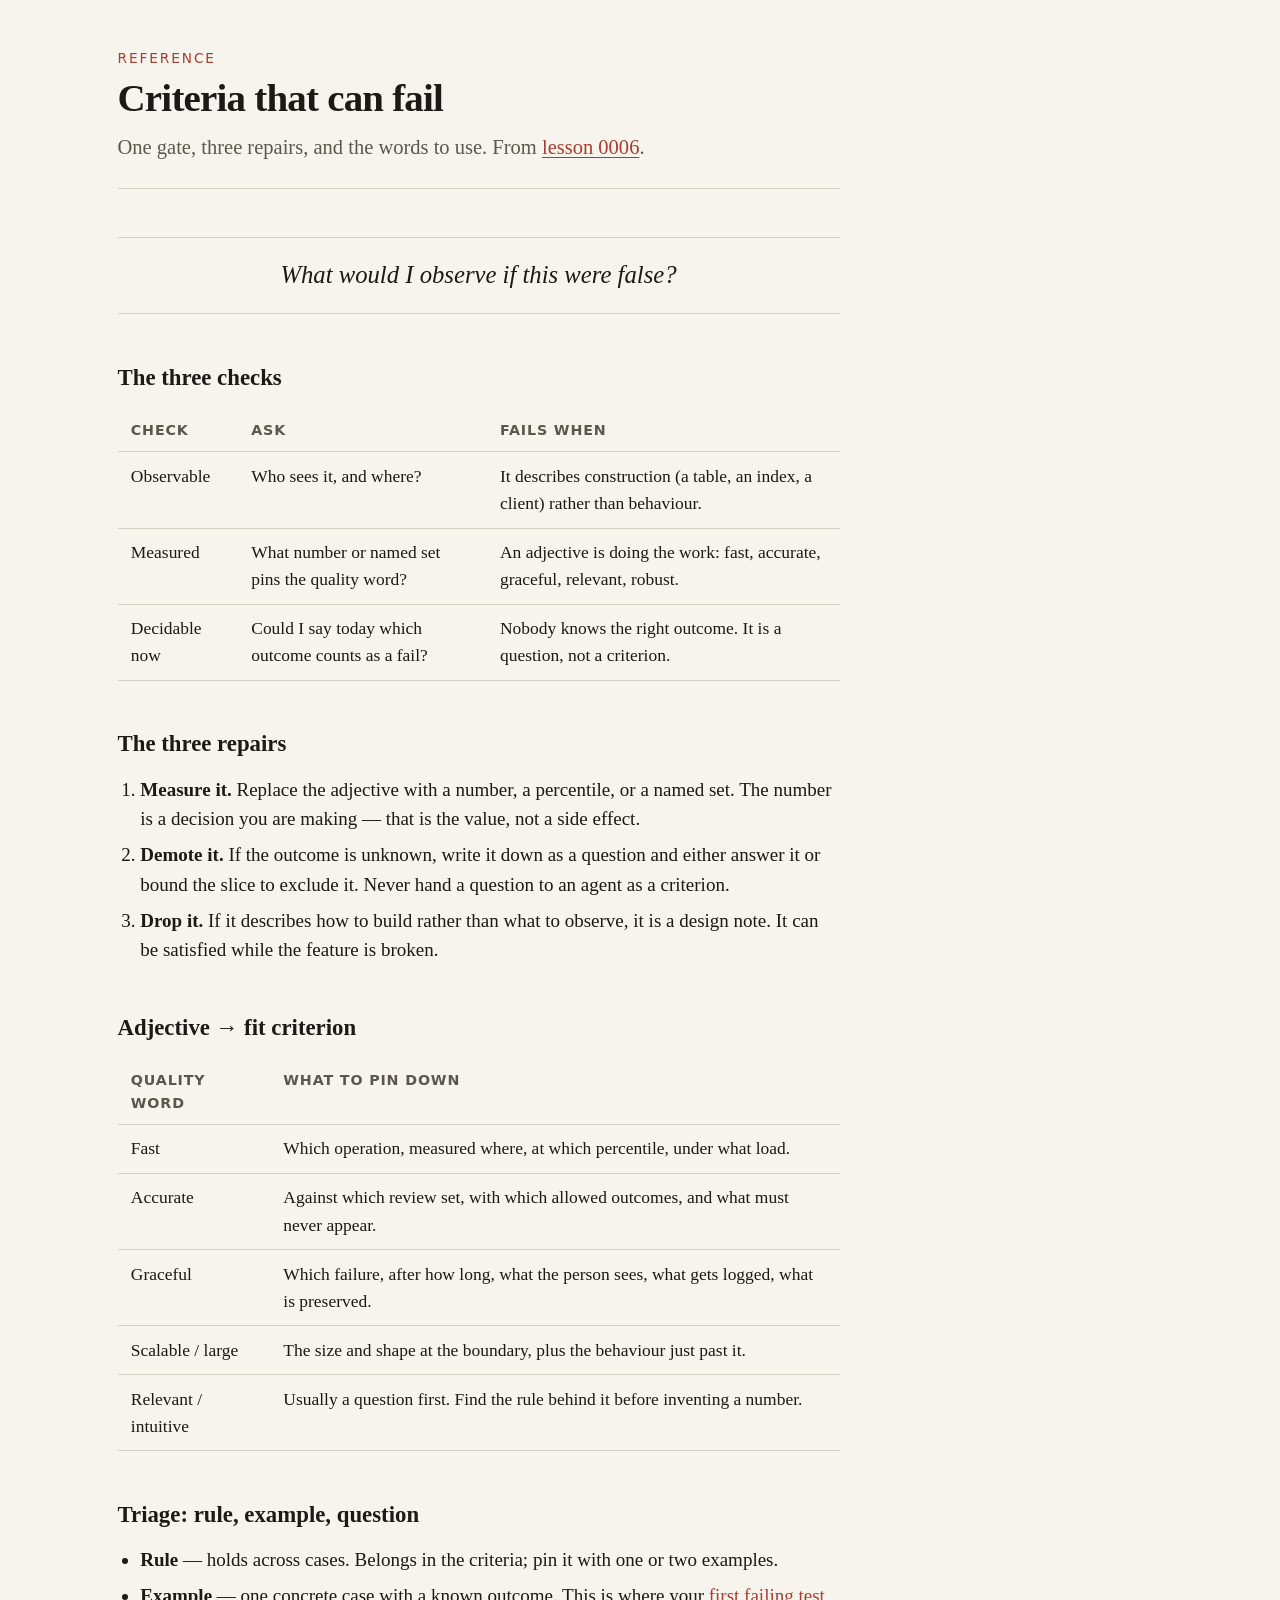
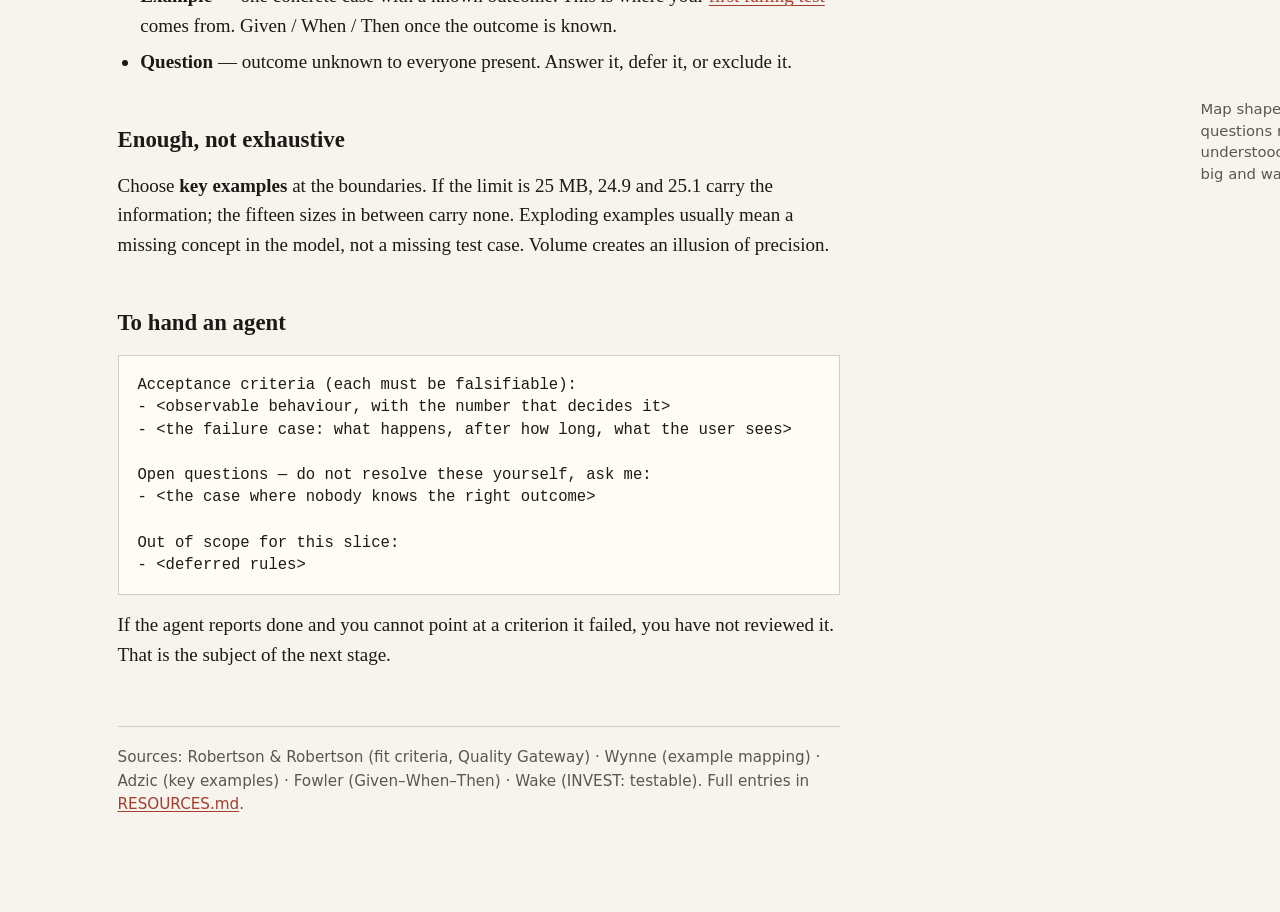
<file: reference/acceptance-criteria.html>
<!DOCTYPE html>
<html lang="en">
<head>
  <meta charset="utf-8">
  <meta name="viewport" content="width=device-width, initial-scale=1">
  <title>Reference — Criteria that can fail</title>
  <link rel="stylesheet" href="../assets/lesson.css">
</head>
<body>
  <article class="page">
    <header class="mast">
      <p class="kicker">Reference</p>
      <h1>Criteria that can fail</h1>
      <p class="lede">One gate, three repairs, and the words to use. From <a href="../lessons/0006-criteria-that-can-fail.html">lesson 0006</a>.</p>
    </header>

    <p class="bigq">What would I observe if this were false?</p>

    <h2>The three checks</h2>

    <table class="compare">
      <thead>
        <tr><th>Check</th><th>Ask</th><th>Fails when</th></tr>
      </thead>
      <tbody>
        <tr>
          <td>Observable</td>
          <td>Who sees it, and where?</td>
          <td>It describes construction (a table, an index, a client) rather than behaviour.</td>
        </tr>
        <tr>
          <td>Measured</td>
          <td>What number or named set pins the quality word?</td>
          <td>An adjective is doing the work: fast, accurate, graceful, relevant, robust.</td>
        </tr>
        <tr>
          <td>Decidable now</td>
          <td>Could I say today which outcome counts as a fail?</td>
          <td>Nobody knows the right outcome. It is a question, not a criterion.</td>
        </tr>
      </tbody>
    </table>

    <h2>The three repairs</h2>

    <ol>
      <li><strong>Measure it.</strong> Replace the adjective with a number, a percentile, or a named set. The number is a decision you are making — that is the value, not a side effect.</li>
      <li><strong>Demote it.</strong> If the outcome is unknown, write it down as a question and either answer it or bound the slice to exclude it. Never hand a question to an agent as a criterion.</li>
      <li><strong>Drop it.</strong> If it describes how to build rather than what to observe, it is a design note. It can be satisfied while the feature is broken.</li>
    </ol>

    <h2>Adjective → fit criterion</h2>

    <table class="compare">
      <thead>
        <tr><th>Quality word</th><th>What to pin down</th></tr>
      </thead>
      <tbody>
        <tr><td>Fast</td><td>Which operation, measured where, at which percentile, under what load.</td></tr>
        <tr><td>Accurate</td><td>Against which review set, with which allowed outcomes, and what must never appear.</td></tr>
        <tr><td>Graceful</td><td>Which failure, after how long, what the person sees, what gets logged, what is preserved.</td></tr>
        <tr><td>Scalable / large</td><td>The size and shape at the boundary, plus the behaviour just past it.</td></tr>
        <tr><td>Relevant / intuitive</td><td>Usually a question first. Find the rule behind it before inventing a number.</td></tr>
      </tbody>
    </table>

    <h2>Triage: rule, example, question</h2>

    <ul>
      <li><strong>Rule</strong> — holds across cases. Belongs in the criteria; pin it with one or two examples.</li>
      <li><strong>Example</strong> — one concrete case with a known outcome. This is where your <a href="one-failing-test.html">first failing test</a> comes from. Given / When / Then once the outcome is known.</li>
      <li><strong>Question</strong> — outcome unknown to everyone present. Answer it, defer it, or exclude it.</li>
    </ul>

    <p class="sidenote">Map shape reads as a signal: many questions means the story is not understood; many rules means it is too big and wants slicing.</p>

    <h2>Enough, not exhaustive</h2>

    <p>Choose <strong>key examples</strong> at the boundaries. If the limit is 25 MB, 24.9 and 25.1 carry the information; the fifteen sizes in between carry none. Exploding examples usually mean a missing concept in the model, not a missing test case. Volume creates an illusion of precision.</p>

    <h2>To hand an agent</h2>

    <pre>Acceptance criteria (each must be falsifiable):
- &lt;observable behaviour, with the number that decides it&gt;
- &lt;the failure case: what happens, after how long, what the user sees&gt;

Open questions — do not resolve these yourself, ask me:
- &lt;the case where nobody knows the right outcome&gt;

Out of scope for this slice:
- &lt;deferred rules&gt;</pre>

    <p>If the agent reports done and you cannot point at a criterion it failed, you have not reviewed it. That is the subject of the next stage.</p>

    <footer class="meta">
      Sources: Robertson &amp; Robertson (fit criteria, Quality Gateway) · Wynne (example mapping) · Adzic (key examples) · Fowler (Given–When–Then) · Wake (INVEST: testable). Full entries in <a href="../RESOURCES.md">RESOURCES.md</a>.
    </footer>
  </article>
</body>
</html>
</file>
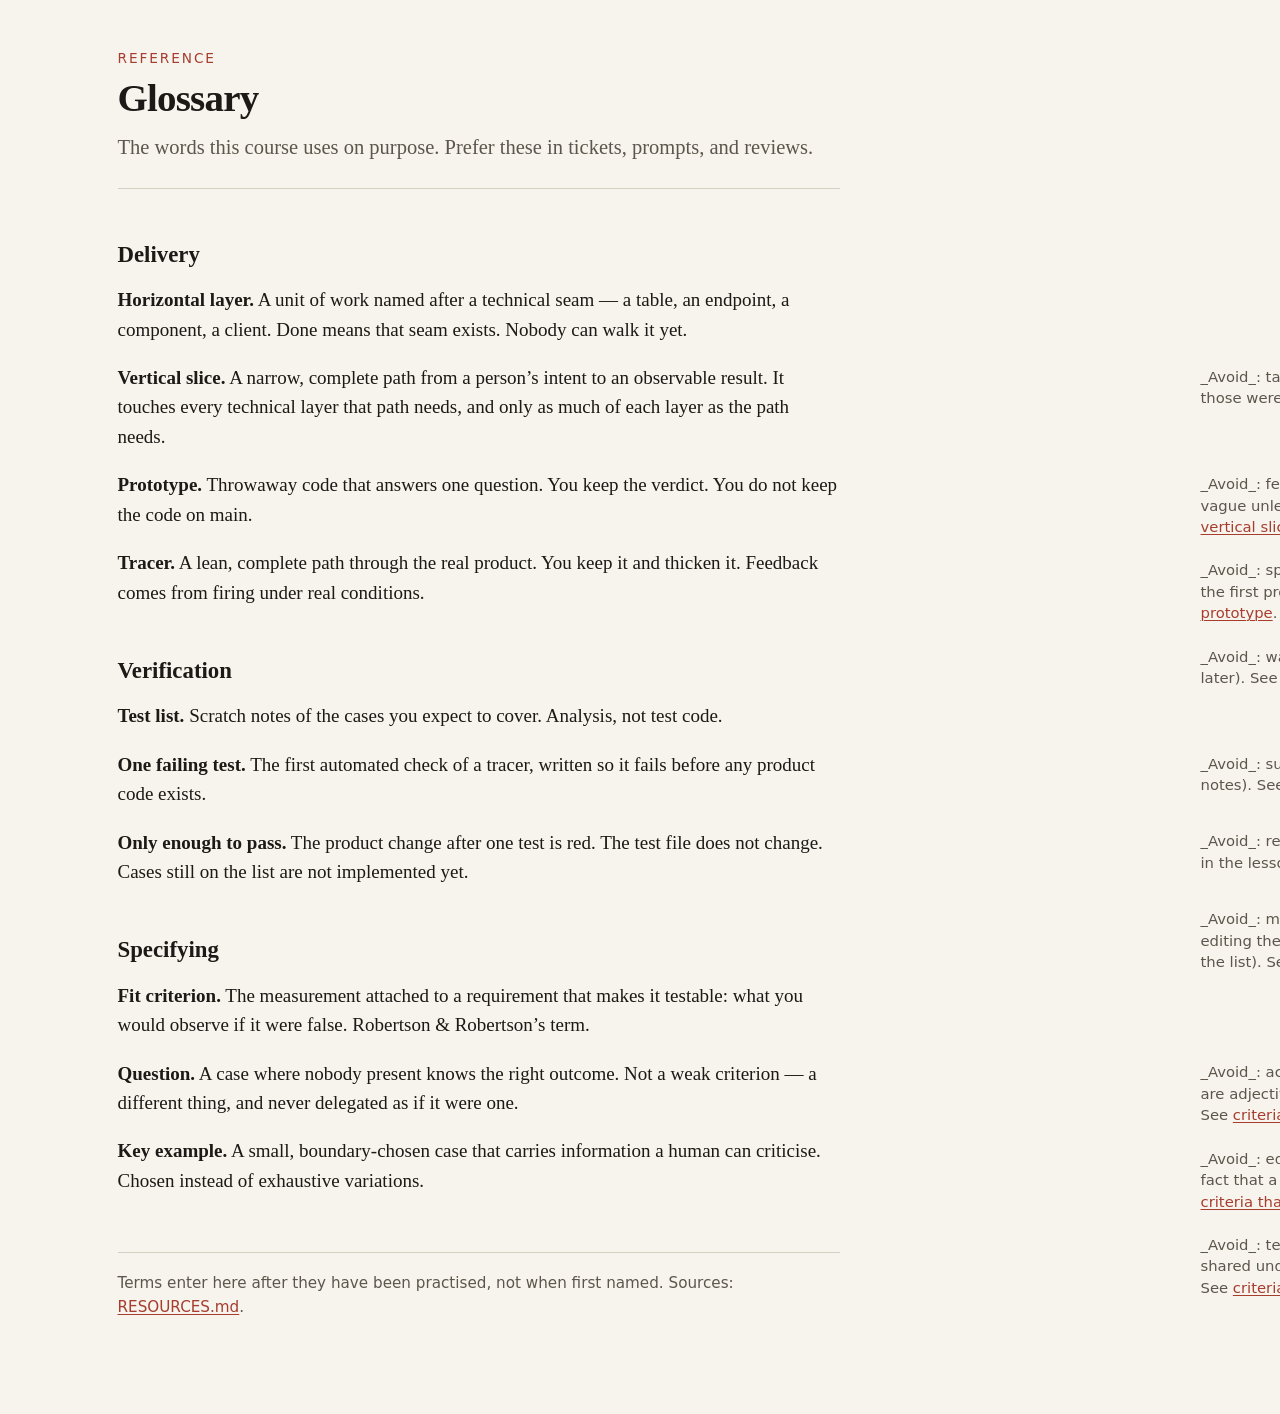
<file: reference/glossary.html>
<!DOCTYPE html>
<html lang="en">
<head>
  <meta charset="utf-8">
  <meta name="viewport" content="width=device-width, initial-scale=1">
  <title>Glossary — Full-stack AI Engineer</title>
  <link rel="stylesheet" href="../assets/lesson.css">
</head>
<body>
  <article class="page">
    <header class="mast">
      <p class="kicker">Reference</p>
      <h1>Glossary</h1>
      <p class="lede">The words this course uses on purpose. Prefer these in tickets, prompts, and reviews.</p>
    </header>

    <h2>Delivery</h2>

    <p><strong>Horizontal layer.</strong>
    A unit of work named after a technical seam — a table, an endpoint, a component, a client. Done means that seam exists. Nobody can walk it yet.</p>
    <p class="sidenote">_Avoid_: task, ticket (when used as if those were the unit of progress).</p>

    <p><strong>Vertical slice.</strong>
    A narrow, complete path from a person’s intent to an observable result. It touches every technical layer that path needs, and only as much of each layer as the path needs.</p>
    <p class="sidenote">_Avoid_: feature (too fat), story (too vague unless it names the path). See <a href="vertical-slice.html">vertical slice</a>.</p>

    <p><strong>Prototype.</strong>
    Throwaway code that answers one question. You keep the verdict. You do not keep the code on main.</p>
    <p class="sidenote">_Avoid_: spike (when used as if it were the first product ticket). See <a href="tracer-bullet.html">tracer vs prototype</a>.</p>

    <p><strong>Tracer.</strong>
    A lean, complete path through the real product. You keep it and thicken it. Feedback comes from firing under real conditions.</p>
    <p class="sidenote">_Avoid_: walking skeleton (related, later). See <a href="tracer-bullet.html">tracer vs prototype</a>.</p>

    <h2>Verification</h2>

    <p><strong>Test list.</strong>
    Scratch notes of the cases you expect to cover. Analysis, not test code.</p>
    <p class="sidenote">_Avoid_: suite (when the cases are still notes). See <a href="one-failing-test.html">one failing test</a>.</p>

    <p><strong>One failing test.</strong>
    The first automated check of a tracer, written so it fails before any product code exists.</p>
    <p class="sidenote">_Avoid_: red (until the colour is defined in the lesson). See <a href="one-failing-test.html">one failing test</a>.</p>

    <p><strong>Only enough to pass.</strong>
    The product change after one test is red. The test file does not change. Cases still on the list are not implemented yet.</p>
    <p class="sidenote">_Avoid_: make it pass (when that means editing the test or building the rest of the list). See <a href="only-enough-to-pass.html">only enough to pass</a>.</p>

    <h2>Specifying</h2>

    <p><strong>Fit criterion.</strong>
    The measurement attached to a requirement that makes it testable: what you would observe if it were false. Robertson &amp; Robertson’s term.</p>
    <p class="sidenote">_Avoid_: acceptance criteria (when they are adjectives with no measurement). See <a href="acceptance-criteria.html">criteria that can fail</a>.</p>

    <p><strong>Question.</strong>
    A case where nobody present knows the right outcome. Not a weak criterion — a different thing, and never delegated as if it were one.</p>
    <p class="sidenote">_Avoid_: edge case, TBD (both hide the fact that a decision is missing). See <a href="acceptance-criteria.html">criteria that can fail</a>.</p>

    <p><strong>Key example.</strong>
    A small, boundary-chosen case that carries information a human can criticise. Chosen instead of exhaustive variations.</p>
    <p class="sidenote">_Avoid_: test case (when the point is shared understanding, not coverage). See <a href="acceptance-criteria.html">criteria that can fail</a>.</p>

    <footer class="meta">
      Terms enter here after they have been practised, not when first named.
      Sources: <a href="../RESOURCES.md">RESOURCES.md</a>.
    </footer>
  </article>
</body>
</html>
</file>
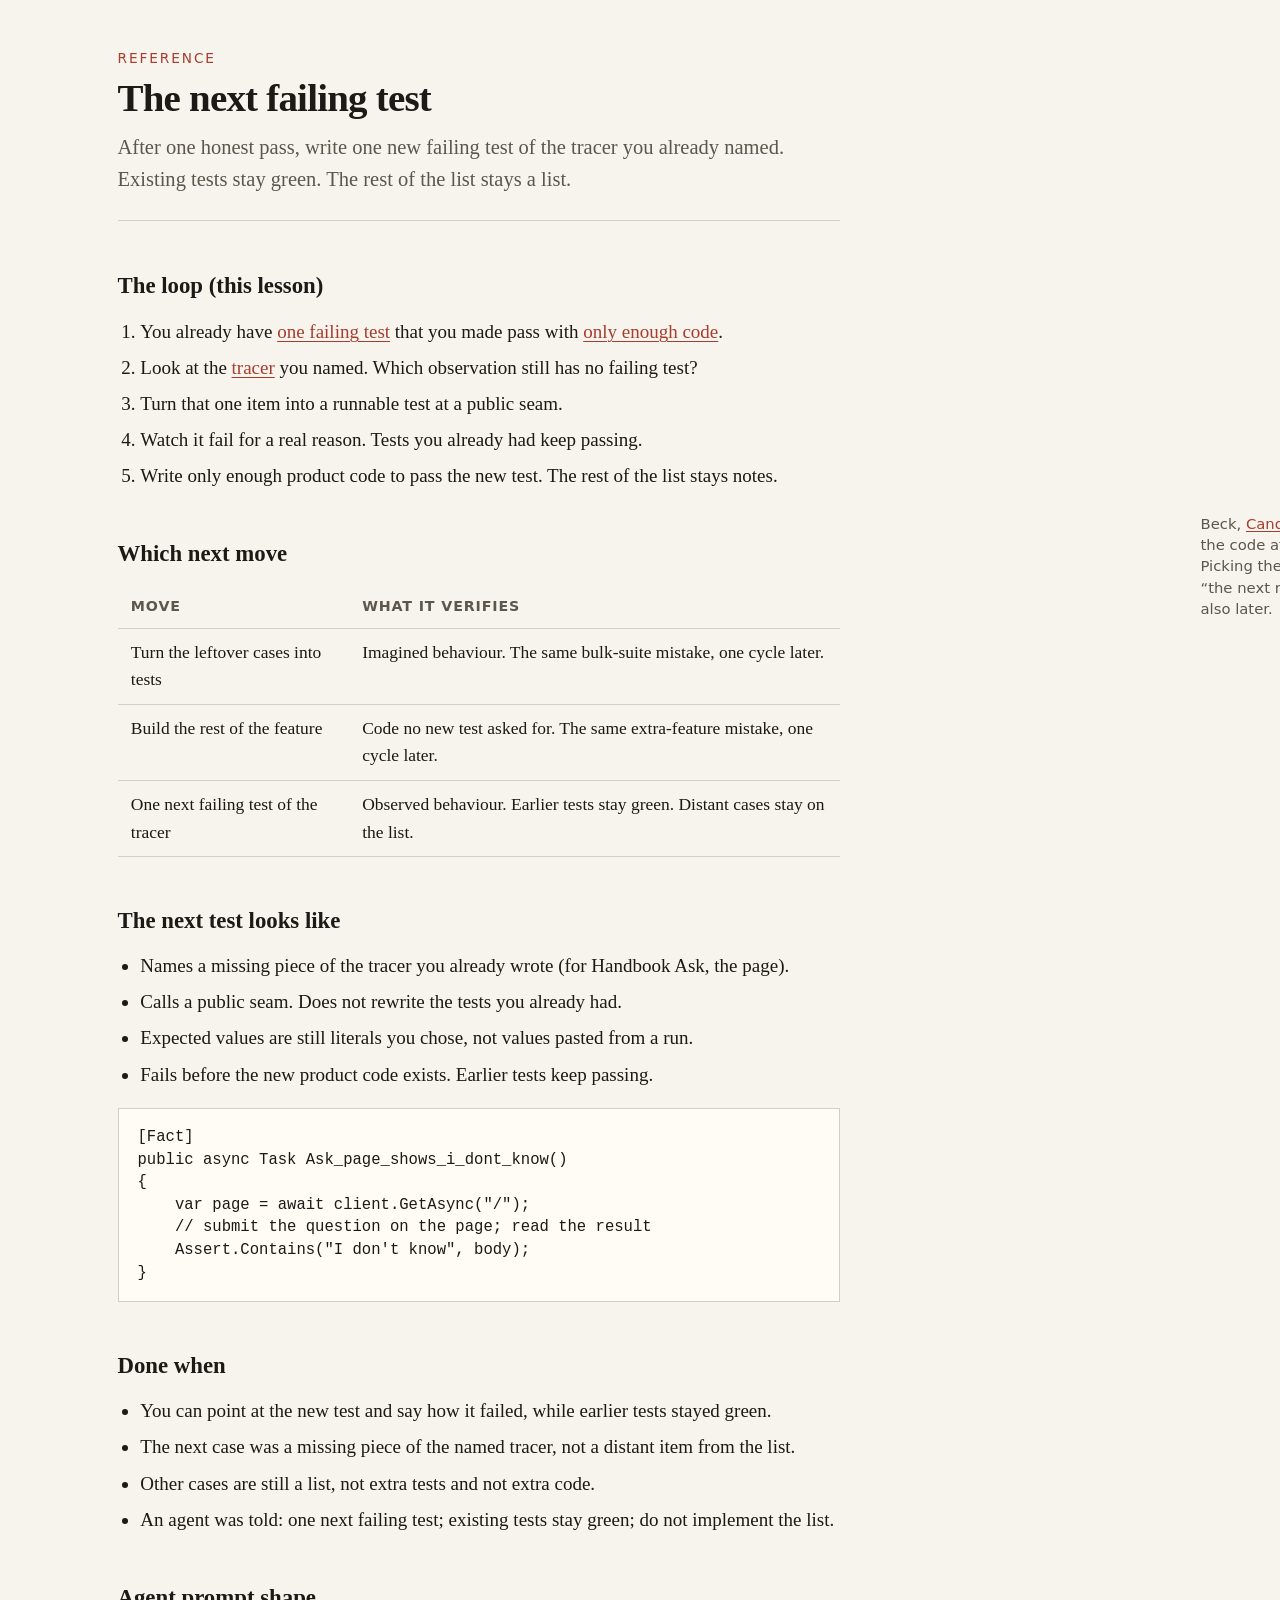
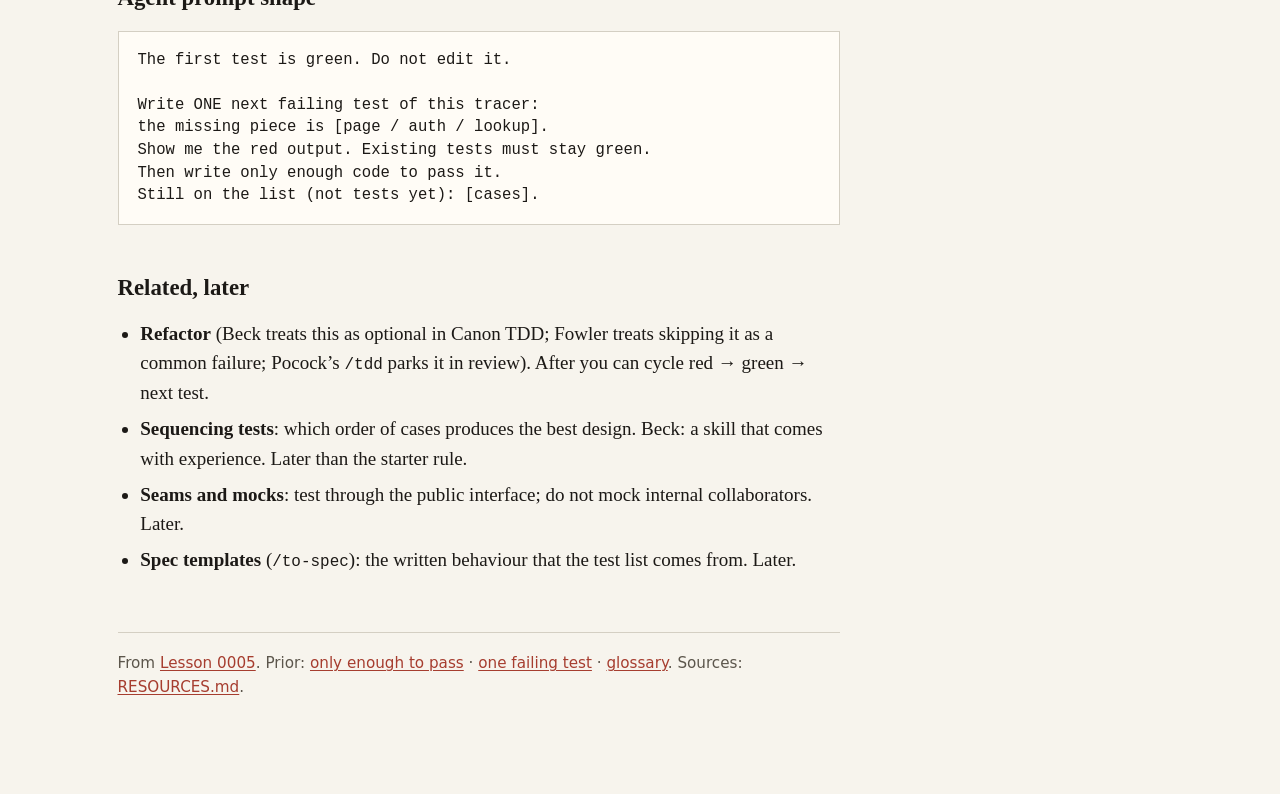
<file: reference/next-failing-test.html>
<!DOCTYPE html>
<html lang="en">
<head>
  <meta charset="utf-8">
  <meta name="viewport" content="width=device-width, initial-scale=1">
  <title>The next failing test — reference</title>
  <link rel="stylesheet" href="../assets/lesson.css">
</head>
<body>
  <article class="page">
    <header class="mast">
      <p class="kicker">Reference</p>
      <h1>The next failing test</h1>
      <p class="lede">After one honest pass, write one new failing test of the tracer you already named. Existing tests stay green. The rest of the list stays a list.</p>
    </header>

    <h2>The loop (this lesson)</h2>
    <ol>
      <li>You already have <a href="one-failing-test.html">one failing test</a> that you made pass with <a href="only-enough-to-pass.html">only enough code</a>.</li>
      <li>Look at the <a href="tracer-bullet.html">tracer</a> you named. Which observation still has no failing test?</li>
      <li>Turn that one item into a runnable test at a public seam.</li>
      <li>Watch it fail for a real reason. Tests you already had keep passing.</li>
      <li>Write only enough product code to pass the new test. The rest of the list stays notes.</li>
    </ol>
    <p class="sidenote">Beck, <a href="https://newsletter.kentbeck.com/p/canon-tdd">Canon TDD</a>, step 5. Cleaning up the code after a pass is a later lesson. Picking the best order of tests, beyond “the next missing piece of the tracer,” is also later.</p>

    <h2>Which next move</h2>
    <table class="compare">
      <thead>
        <tr>
          <th>Move</th>
          <th>What it verifies</th>
        </tr>
      </thead>
      <tbody>
        <tr>
          <td>Turn the leftover cases into tests</td>
          <td>Imagined behaviour. The same bulk-suite mistake, one cycle later.</td>
        </tr>
        <tr>
          <td>Build the rest of the feature</td>
          <td>Code no new test asked for. The same extra-feature mistake, one cycle later.</td>
        </tr>
        <tr>
          <td>One next failing test of the tracer</td>
          <td>Observed behaviour. Earlier tests stay green. Distant cases stay on the list.</td>
        </tr>
      </tbody>
    </table>

    <h2>The next test looks like</h2>
    <ul>
      <li>Names a missing piece of the tracer you already wrote (for Handbook Ask, the page).</li>
      <li>Calls a public seam. Does not rewrite the tests you already had.</li>
      <li>Expected values are still literals you chose, not values pasted from a run.</li>
      <li>Fails before the new product code exists. Earlier tests keep passing.</li>
    </ul>
    <pre>[Fact]
public async Task Ask_page_shows_i_dont_know()
{
    var page = await client.GetAsync("/");
    // submit the question on the page; read the result
    Assert.Contains("I don't know", body);
}</pre>

    <h2>Done when</h2>
    <ul>
      <li>You can point at the new test and say how it failed, while earlier tests stayed green.</li>
      <li>The next case was a missing piece of the named tracer, not a distant item from the list.</li>
      <li>Other cases are still a list, not extra tests and not extra code.</li>
      <li>An agent was told: one next failing test; existing tests stay green; do not implement the list.</li>
    </ul>

    <h2>Agent prompt shape</h2>
    <pre>The first test is green. Do not edit it.

Write ONE next failing test of this tracer:
the missing piece is [page / auth / lookup].
Show me the red output. Existing tests must stay green.
Then write only enough code to pass it.
Still on the list (not tests yet): [cases].</pre>

    <h2>Related, later</h2>
    <ul>
      <li><strong>Refactor</strong> (Beck treats this as optional in Canon TDD; Fowler treats skipping it as a common failure; Pocock’s <code>/tdd</code> parks it in review). After you can cycle red → green → next test.</li>
      <li><strong>Sequencing tests</strong>: which order of cases produces the best design. Beck: a skill that comes with experience. Later than the starter rule.</li>
      <li><strong>Seams and mocks</strong>: test through the public interface; do not mock internal collaborators. Later.</li>
      <li><strong>Spec templates</strong> (<code>/to-spec</code>): the written behaviour that the test list comes from. Later.</li>
    </ul>

    <footer class="meta">
      From <a href="../lessons/0005-next-test-not-the-rest.html">Lesson 0005</a>.
      Prior: <a href="only-enough-to-pass.html">only enough to pass</a> · <a href="one-failing-test.html">one failing test</a> · <a href="glossary.html">glossary</a>.
      Sources: <a href="../RESOURCES.md">RESOURCES.md</a>.
    </footer>
  </article>
</body>
</html>
</file>
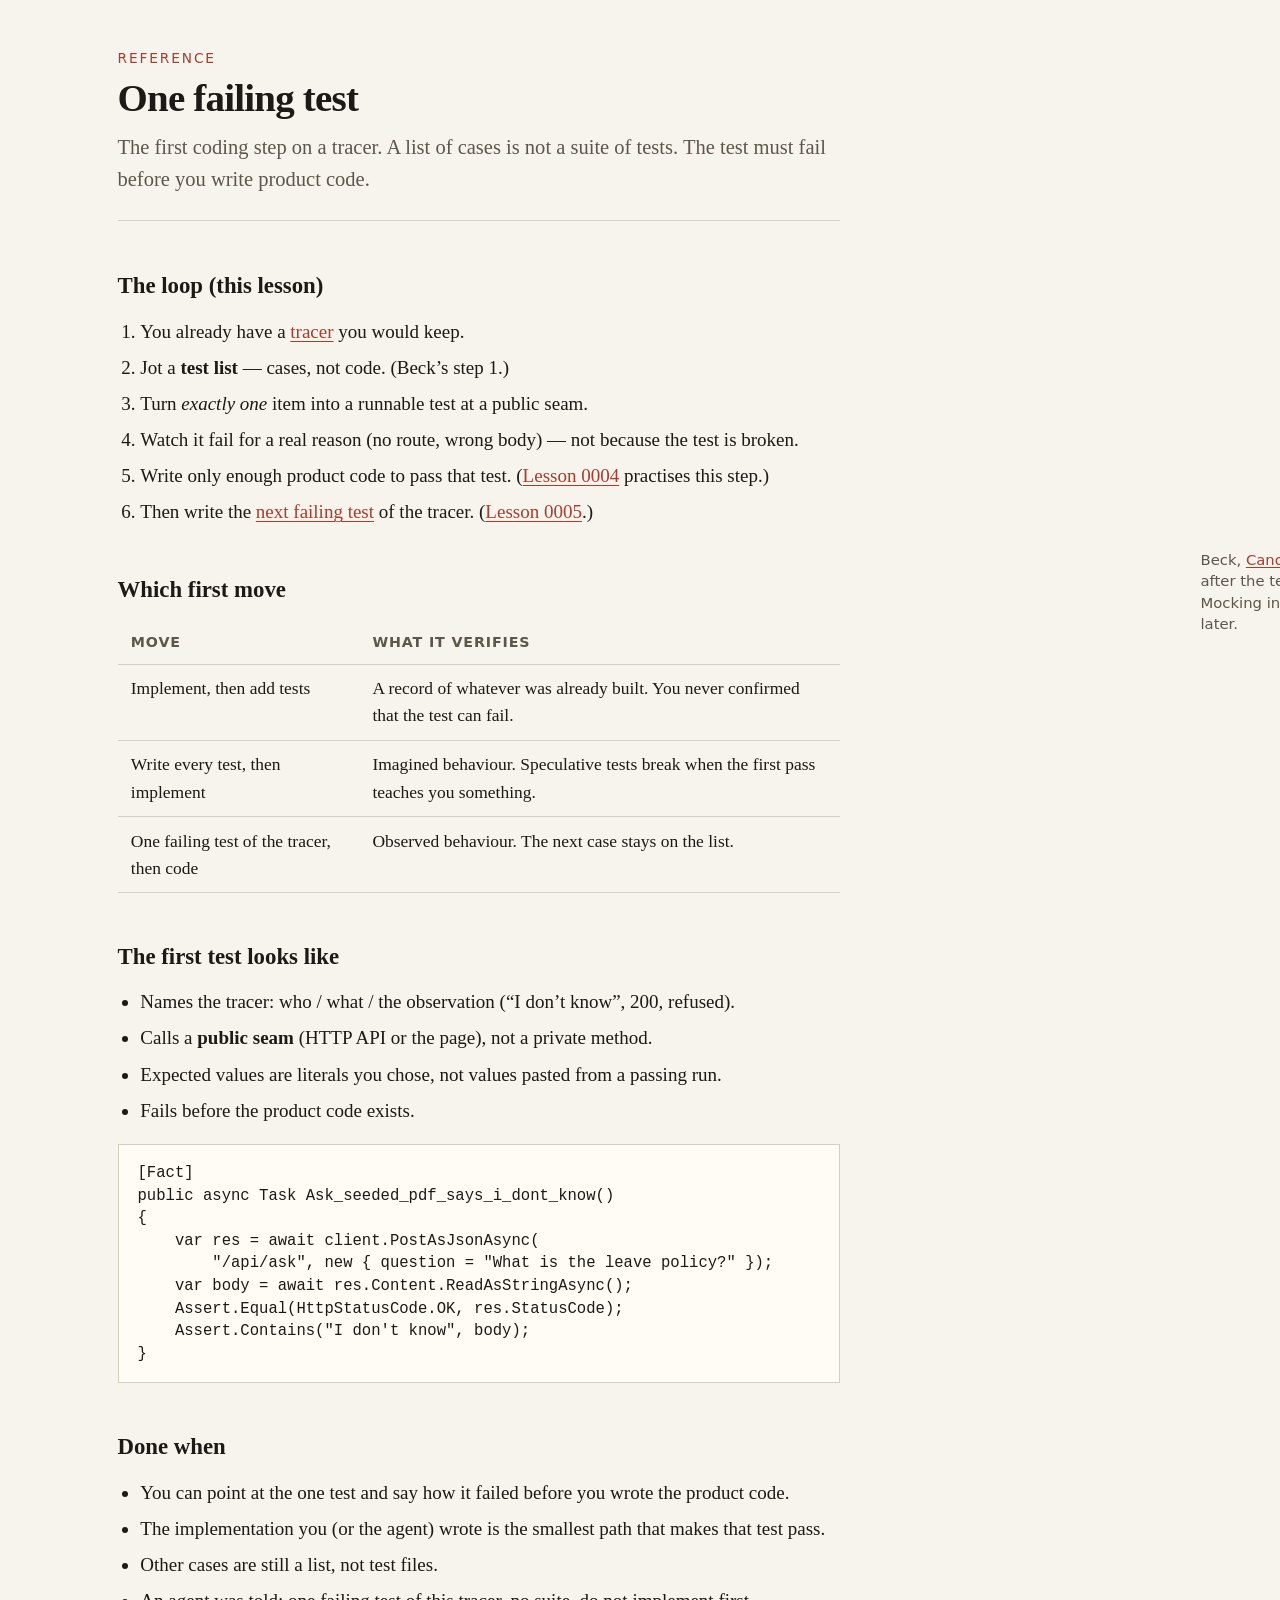
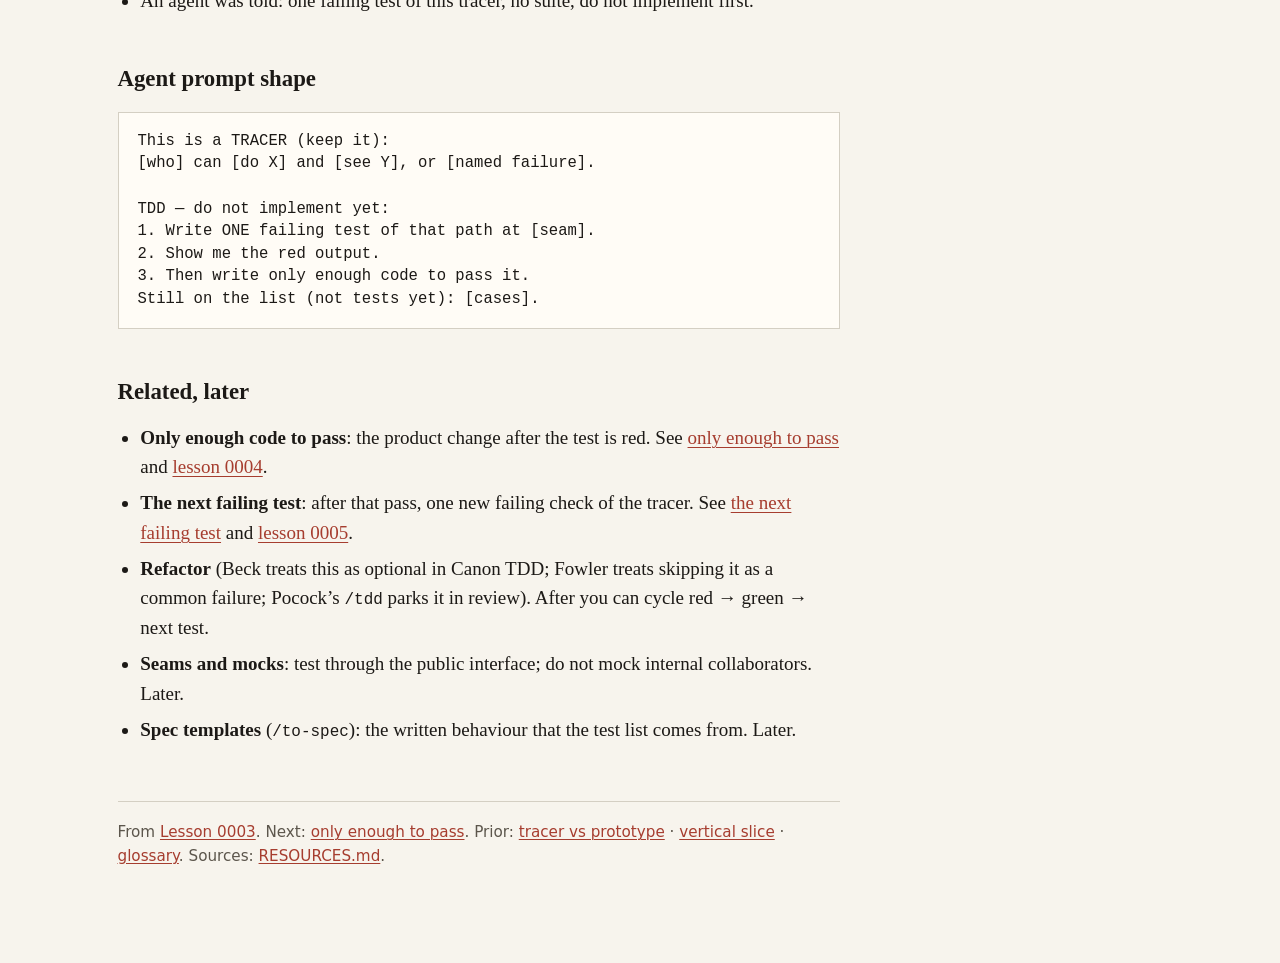
<file: reference/one-failing-test.html>
<!DOCTYPE html>
<html lang="en">
<head>
  <meta charset="utf-8">
  <meta name="viewport" content="width=device-width, initial-scale=1">
  <title>One failing test — reference</title>
  <link rel="stylesheet" href="../assets/lesson.css">
</head>
<body>
  <article class="page">
    <header class="mast">
      <p class="kicker">Reference</p>
      <h1>One failing test</h1>
      <p class="lede">The first coding step on a tracer. A list of cases is not a suite of tests. The test must fail before you write product code.</p>
    </header>

    <h2>The loop (this lesson)</h2>
    <ol>
      <li>You already have a <a href="tracer-bullet.html">tracer</a> you would keep.</li>
      <li>Jot a <strong>test list</strong> — cases, not code. (Beck’s step 1.)</li>
      <li>Turn <em>exactly one</em> item into a runnable test at a public seam.</li>
      <li>Watch it fail for a real reason (no route, wrong body) — not because the test is broken.</li>
      <li>Write only enough product code to pass that test. (<a href="../lessons/0004-only-enough-to-pass.html">Lesson 0004</a> practises this step.)</li>
      <li>Then write the <a href="next-failing-test.html">next failing test</a> of the tracer. (<a href="../lessons/0005-next-test-not-the-rest.html">Lesson 0005</a>.)</li>
    </ol>
    <p class="sidenote">Beck, <a href="https://newsletter.kentbeck.com/p/canon-tdd">Canon TDD</a>. Cleaning up the code after the test passes is a later lesson. Mocking internal collaborators is also later.</p>

    <h2>Which first move</h2>
    <table class="compare">
      <thead>
        <tr>
          <th>Move</th>
          <th>What it verifies</th>
        </tr>
      </thead>
      <tbody>
        <tr>
          <td>Implement, then add tests</td>
          <td>A record of whatever was already built. You never confirmed that the test can fail.</td>
        </tr>
        <tr>
          <td>Write every test, then implement</td>
          <td>Imagined behaviour. Speculative tests break when the first pass teaches you something.</td>
        </tr>
        <tr>
          <td>One failing test of the tracer, then code</td>
          <td>Observed behaviour. The next case stays on the list.</td>
        </tr>
      </tbody>
    </table>

    <h2>The first test looks like</h2>
    <ul>
      <li>Names the tracer: who / what / the observation (“I don’t know”, 200, refused).</li>
      <li>Calls a <strong>public seam</strong> (HTTP API or the page), not a private method.</li>
      <li>Expected values are literals you chose, not values pasted from a passing run.</li>
      <li>Fails before the product code exists.</li>
    </ul>
    <pre>[Fact]
public async Task Ask_seeded_pdf_says_i_dont_know()
{
    var res = await client.PostAsJsonAsync(
        "/api/ask", new { question = "What is the leave policy?" });
    var body = await res.Content.ReadAsStringAsync();
    Assert.Equal(HttpStatusCode.OK, res.StatusCode);
    Assert.Contains("I don't know", body);
}</pre>

    <h2>Done when</h2>
    <ul>
      <li>You can point at the one test and say how it failed before you wrote the product code.</li>
      <li>The implementation you (or the agent) wrote is the smallest path that makes that test pass.</li>
      <li>Other cases are still a list, not test files.</li>
      <li>An agent was told: one failing test of this tracer, no suite, do not implement first.</li>
    </ul>

    <h2>Agent prompt shape</h2>
    <pre>This is a TRACER (keep it):
[who] can [do X] and [see Y], or [named failure].

TDD — do not implement yet:
1. Write ONE failing test of that path at [seam].
2. Show me the red output.
3. Then write only enough code to pass it.
Still on the list (not tests yet): [cases].</pre>

    <h2>Related, later</h2>
    <ul>
      <li><strong>Only enough code to pass</strong>: the product change after the test is red. See <a href="only-enough-to-pass.html">only enough to pass</a> and <a href="../lessons/0004-only-enough-to-pass.html">lesson 0004</a>.</li>
      <li><strong>The next failing test</strong>: after that pass, one new failing check of the tracer. See <a href="next-failing-test.html">the next failing test</a> and <a href="../lessons/0005-next-test-not-the-rest.html">lesson 0005</a>.</li>
      <li><strong>Refactor</strong> (Beck treats this as optional in Canon TDD; Fowler treats skipping it as a common failure; Pocock’s <code>/tdd</code> parks it in review). After you can cycle red → green → next test.</li>
      <li><strong>Seams and mocks</strong>: test through the public interface; do not mock internal collaborators. Later.</li>
      <li><strong>Spec templates</strong> (<code>/to-spec</code>): the written behaviour that the test list comes from. Later.</li>
    </ul>

    <footer class="meta">
      From <a href="../lessons/0003-one-failing-test.html">Lesson 0003</a>.
      Next: <a href="only-enough-to-pass.html">only enough to pass</a>.
      Prior: <a href="tracer-bullet.html">tracer vs prototype</a> · <a href="vertical-slice.html">vertical slice</a> · <a href="glossary.html">glossary</a>.
      Sources: <a href="../RESOURCES.md">RESOURCES.md</a>.
    </footer>
  </article>
</body>
</html>
</file>
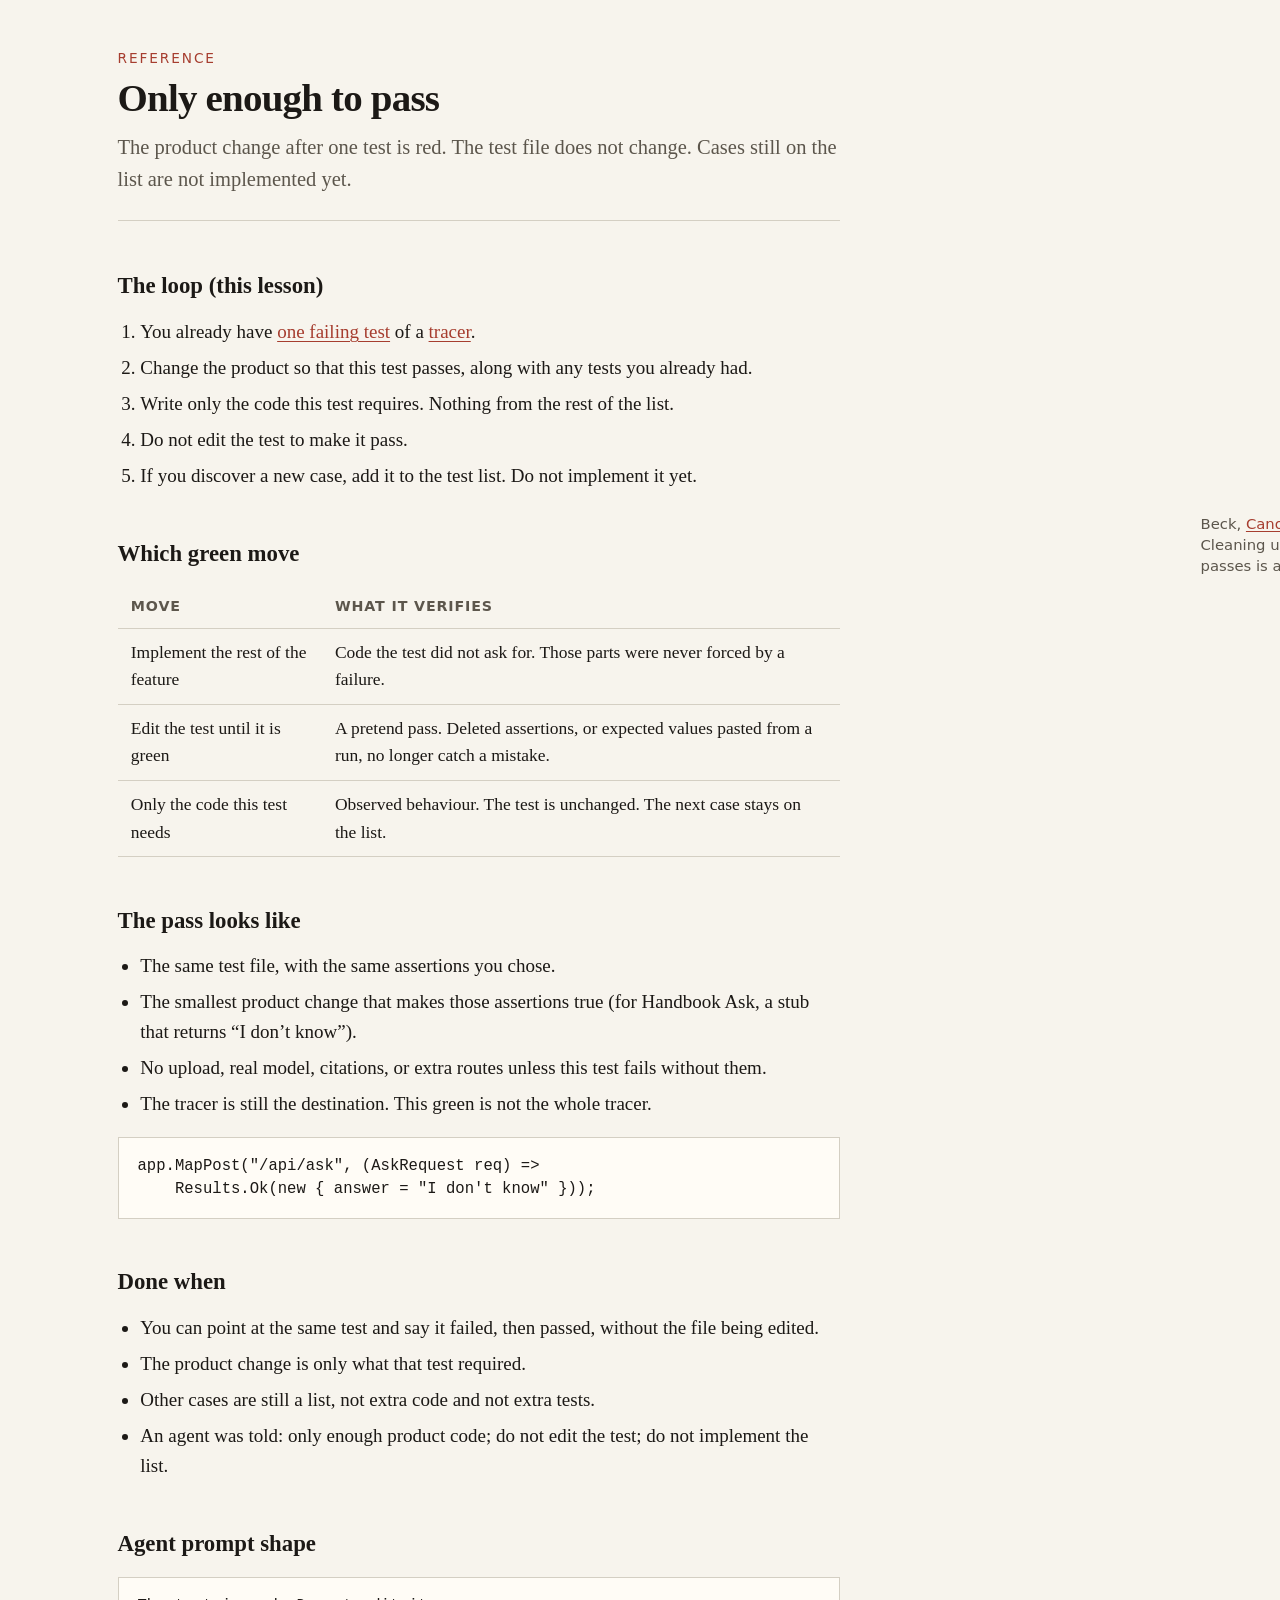
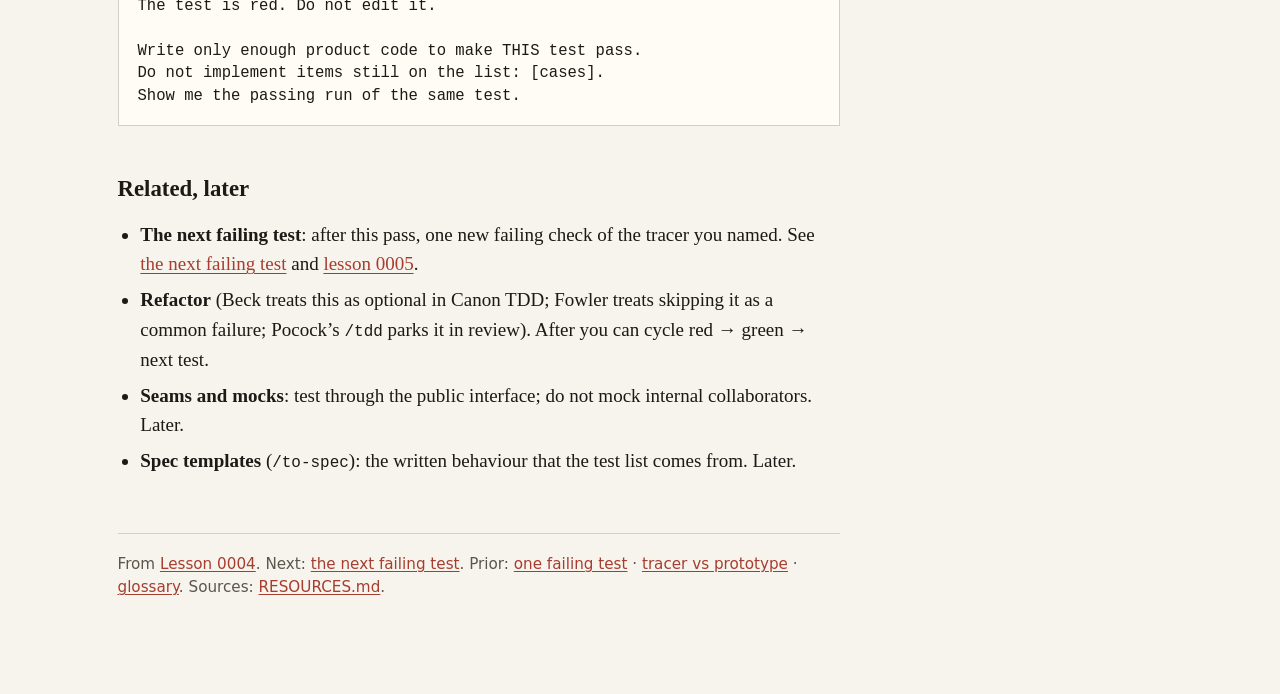
<file: reference/only-enough-to-pass.html>
<!DOCTYPE html>
<html lang="en">
<head>
  <meta charset="utf-8">
  <meta name="viewport" content="width=device-width, initial-scale=1">
  <title>Only enough to pass — reference</title>
  <link rel="stylesheet" href="../assets/lesson.css">
</head>
<body>
  <article class="page">
    <header class="mast">
      <p class="kicker">Reference</p>
      <h1>Only enough to pass</h1>
      <p class="lede">The product change after one test is red. The test file does not change. Cases still on the list are not implemented yet.</p>
    </header>

    <h2>The loop (this lesson)</h2>
    <ol>
      <li>You already have <a href="one-failing-test.html">one failing test</a> of a <a href="tracer-bullet.html">tracer</a>.</li>
      <li>Change the product so that this test passes, along with any tests you already had.</li>
      <li>Write only the code this test requires. Nothing from the rest of the list.</li>
      <li>Do not edit the test to make it pass.</li>
      <li>If you discover a new case, add it to the test list. Do not implement it yet.</li>
    </ol>
    <p class="sidenote">Beck, <a href="https://newsletter.kentbeck.com/p/canon-tdd">Canon TDD</a>, “Make it Pass.” Cleaning up the code after the test passes is a later lesson.</p>

    <h2>Which green move</h2>
    <table class="compare">
      <thead>
        <tr>
          <th>Move</th>
          <th>What it verifies</th>
        </tr>
      </thead>
      <tbody>
        <tr>
          <td>Implement the rest of the feature</td>
          <td>Code the test did not ask for. Those parts were never forced by a failure.</td>
        </tr>
        <tr>
          <td>Edit the test until it is green</td>
          <td>A pretend pass. Deleted assertions, or expected values pasted from a run, no longer catch a mistake.</td>
        </tr>
        <tr>
          <td>Only the code this test needs</td>
          <td>Observed behaviour. The test is unchanged. The next case stays on the list.</td>
        </tr>
      </tbody>
    </table>

    <h2>The pass looks like</h2>
    <ul>
      <li>The same test file, with the same assertions you chose.</li>
      <li>The smallest product change that makes those assertions true (for Handbook Ask, a stub that returns “I don’t know”).</li>
      <li>No upload, real model, citations, or extra routes unless this test fails without them.</li>
      <li>The tracer is still the destination. This green is not the whole tracer.</li>
    </ul>
    <pre>app.MapPost("/api/ask", (AskRequest req) =&gt;
    Results.Ok(new { answer = "I don't know" }));</pre>

    <h2>Done when</h2>
    <ul>
      <li>You can point at the same test and say it failed, then passed, without the file being edited.</li>
      <li>The product change is only what that test required.</li>
      <li>Other cases are still a list, not extra code and not extra tests.</li>
      <li>An agent was told: only enough product code; do not edit the test; do not implement the list.</li>
    </ul>

    <h2>Agent prompt shape</h2>
    <pre>The test is red. Do not edit it.

Write only enough product code to make THIS test pass.
Do not implement items still on the list: [cases].
Show me the passing run of the same test.</pre>

    <h2>Related, later</h2>
    <ul>
      <li><strong>The next failing test</strong>: after this pass, one new failing check of the tracer you named. See <a href="next-failing-test.html">the next failing test</a> and <a href="../lessons/0005-next-test-not-the-rest.html">lesson 0005</a>.</li>
      <li><strong>Refactor</strong> (Beck treats this as optional in Canon TDD; Fowler treats skipping it as a common failure; Pocock’s <code>/tdd</code> parks it in review). After you can cycle red → green → next test.</li>
      <li><strong>Seams and mocks</strong>: test through the public interface; do not mock internal collaborators. Later.</li>
      <li><strong>Spec templates</strong> (<code>/to-spec</code>): the written behaviour that the test list comes from. Later.</li>
    </ul>

    <footer class="meta">
      From <a href="../lessons/0004-only-enough-to-pass.html">Lesson 0004</a>.
      Next: <a href="next-failing-test.html">the next failing test</a>.
      Prior: <a href="one-failing-test.html">one failing test</a> · <a href="tracer-bullet.html">tracer vs prototype</a> · <a href="glossary.html">glossary</a>.
      Sources: <a href="../RESOURCES.md">RESOURCES.md</a>.
    </footer>
  </article>
</body>
</html>
</file>
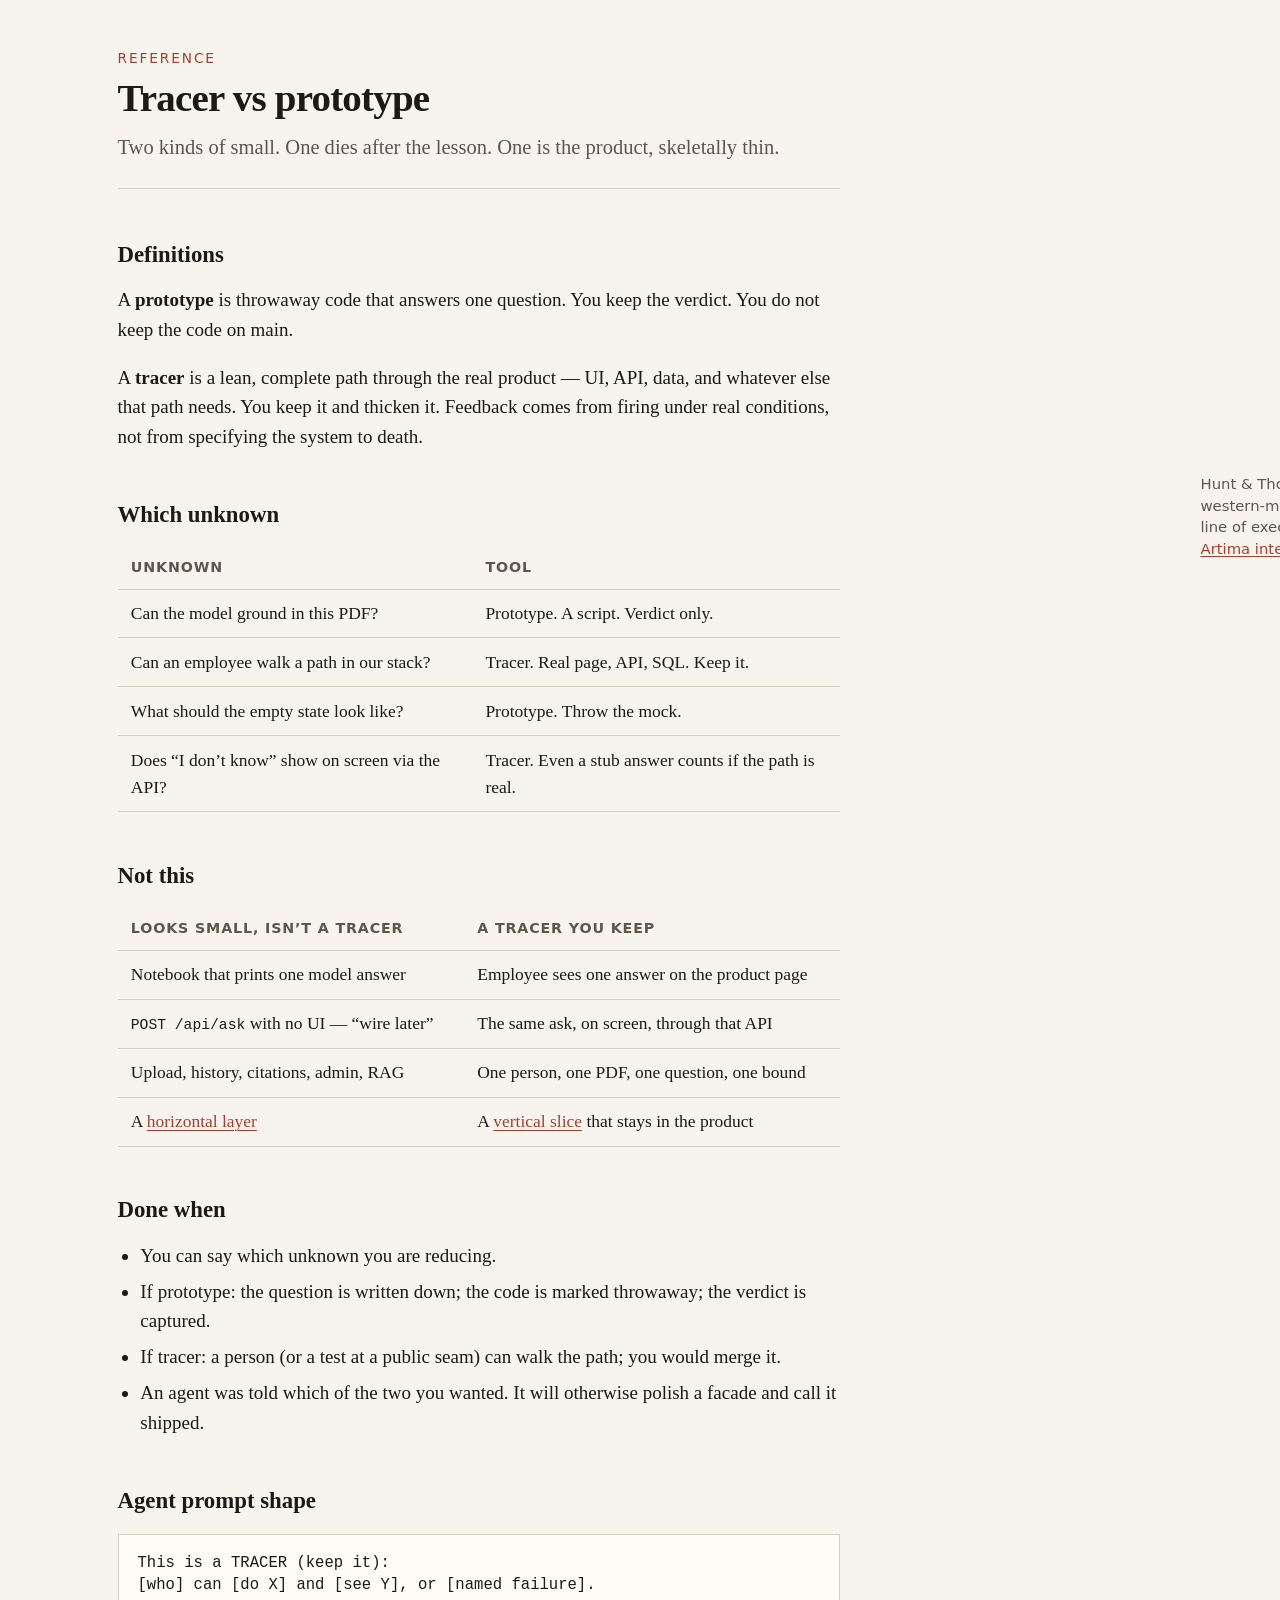
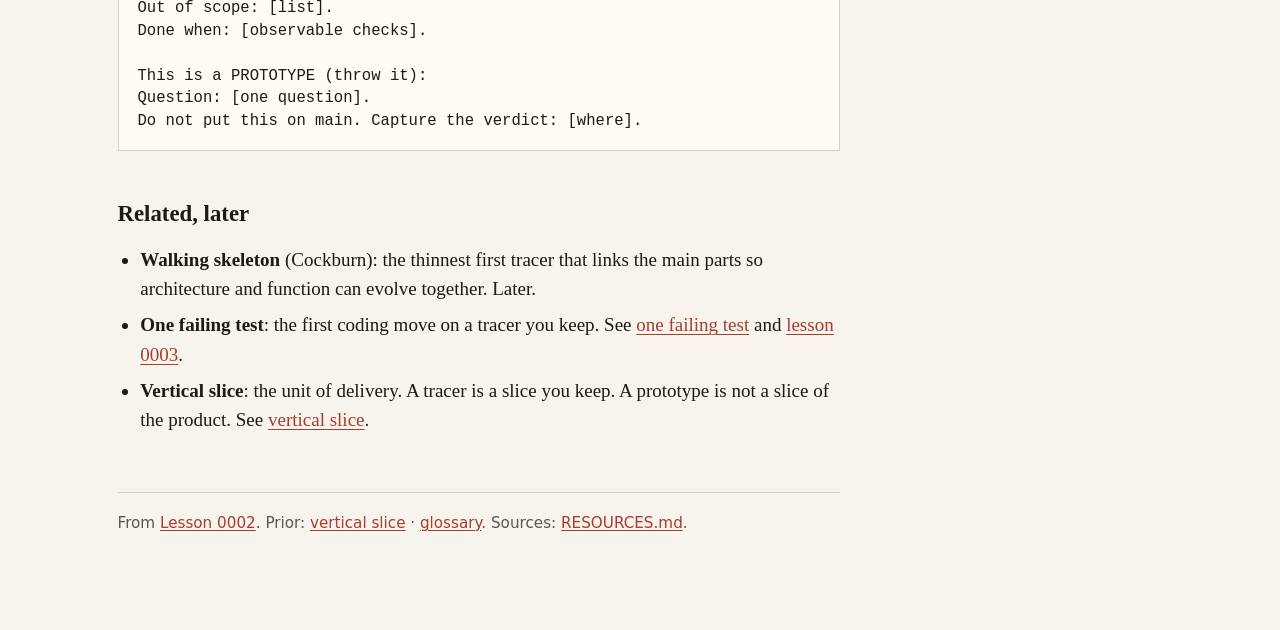
<file: reference/tracer-bullet.html>
<!DOCTYPE html>
<html lang="en">
<head>
  <meta charset="utf-8">
  <meta name="viewport" content="width=device-width, initial-scale=1">
  <title>Tracer vs prototype — reference</title>
  <link rel="stylesheet" href="../assets/lesson.css">
</head>
<body>
  <article class="page">
    <header class="mast">
      <p class="kicker">Reference</p>
      <h1>Tracer vs prototype</h1>
      <p class="lede">Two kinds of small. One dies after the lesson. One is the product, skeletally thin.</p>
    </header>

    <h2>Definitions</h2>
    <p>A <strong>prototype</strong> is throwaway code that answers one question. You keep the verdict. You do not keep the code on main.</p>
    <p>A <strong>tracer</strong> is a lean, complete path through the real product — UI, API, data, and whatever else that path needs. You keep it and thicken it. Feedback comes from firing under real conditions, not from specifying the system to death.</p>
    <p class="sidenote">Hunt &amp; Thomas: a prototype is a western-movie facade; a tracer is a thin line of execution you can give a user. <a href="https://www.artima.com/articles/tracer-bullets-and-prototypes">Artima interview, 2003</a>.</p>

    <h2>Which unknown</h2>
    <table class="compare">
      <thead>
        <tr>
          <th>Unknown</th>
          <th>Tool</th>
        </tr>
      </thead>
      <tbody>
        <tr>
          <td>Can the model ground in this PDF?</td>
          <td>Prototype. A script. Verdict only.</td>
        </tr>
        <tr>
          <td>Can an employee walk a path in our stack?</td>
          <td>Tracer. Real page, API, SQL. Keep it.</td>
        </tr>
        <tr>
          <td>What should the empty state look like?</td>
          <td>Prototype. Throw the mock.</td>
        </tr>
        <tr>
          <td>Does “I don’t know” show on screen via the API?</td>
          <td>Tracer. Even a stub answer counts if the path is real.</td>
        </tr>
      </tbody>
    </table>

    <h2>Not this</h2>
    <table class="compare">
      <thead>
        <tr>
          <th>Looks small, isn’t a tracer</th>
          <th>A tracer you keep</th>
        </tr>
      </thead>
      <tbody>
        <tr>
          <td>Notebook that prints one model answer</td>
          <td>Employee sees one answer on the product page</td>
        </tr>
        <tr>
          <td><code>POST /api/ask</code> with no UI — “wire later”</td>
          <td>The same ask, on screen, through that API</td>
        </tr>
        <tr>
          <td>Upload, history, citations, admin, RAG</td>
          <td>One person, one PDF, one question, one bound</td>
        </tr>
        <tr>
          <td>A <a href="vertical-slice.html">horizontal layer</a></td>
          <td>A <a href="vertical-slice.html">vertical slice</a> that stays in the product</td>
        </tr>
      </tbody>
    </table>

    <h2>Done when</h2>
    <ul>
      <li>You can say which unknown you are reducing.</li>
      <li>If prototype: the question is written down; the code is marked throwaway; the verdict is captured.</li>
      <li>If tracer: a person (or a test at a public seam) can walk the path; you would merge it.</li>
      <li>An agent was told which of the two you wanted. It will otherwise polish a facade and call it shipped.</li>
    </ul>

    <h2>Agent prompt shape</h2>
    <pre>This is a TRACER (keep it):
[who] can [do X] and [see Y], or [named failure].
Out of scope: [list].
Done when: [observable checks].

This is a PROTOTYPE (throw it):
Question: [one question].
Do not put this on main. Capture the verdict: [where].</pre>

    <h2>Related, later</h2>
    <ul>
      <li><strong>Walking skeleton</strong> (Cockburn): the thinnest first tracer that links the main parts so architecture and function can evolve together. Later.</li>
      <li><strong>One failing test</strong>: the first coding move on a tracer you keep. See <a href="one-failing-test.html">one failing test</a> and <a href="../lessons/0003-one-failing-test.html">lesson 0003</a>.</li>
      <li><strong>Vertical slice</strong>: the unit of delivery. A tracer is a slice you keep. A prototype is not a slice of the product. See <a href="vertical-slice.html">vertical slice</a>.</li>
    </ul>

    <footer class="meta">
      From <a href="../lessons/0002-tracer-not-prototype.html">Lesson 0002</a>.
      Prior: <a href="vertical-slice.html">vertical slice</a> · <a href="glossary.html">glossary</a>.
      Sources: <a href="../RESOURCES.md">RESOURCES.md</a>.
    </footer>
  </article>
</body>
</html>
</file>
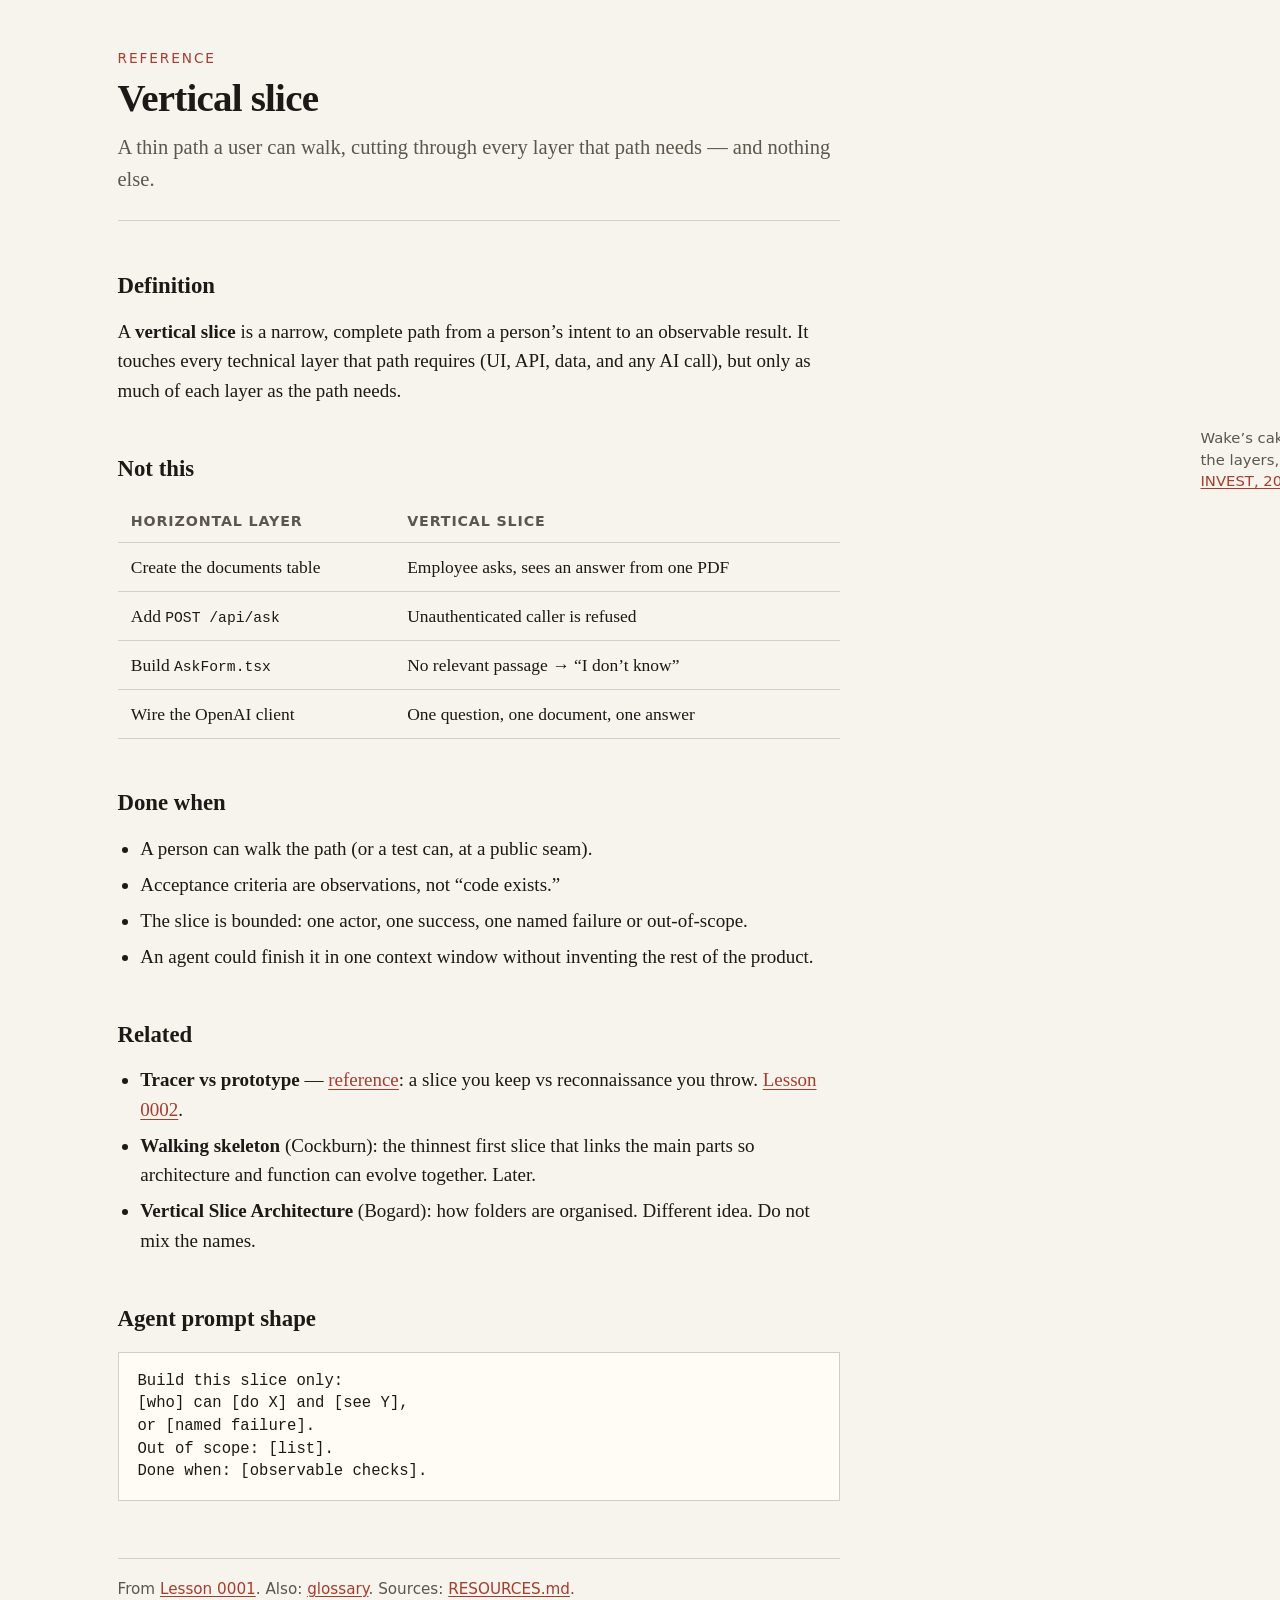
<file: reference/vertical-slice.html>
<!DOCTYPE html>
<html lang="en">
<head>
  <meta charset="utf-8">
  <meta name="viewport" content="width=device-width, initial-scale=1">
  <title>Vertical slice — reference</title>
  <link rel="stylesheet" href="../assets/lesson.css">
</head>
<body>
  <article class="page">
    <header class="mast">
      <p class="kicker">Reference</p>
      <h1>Vertical slice</h1>
      <p class="lede">A thin path a user can walk, cutting through every layer that path needs — and nothing else.</p>
    </header>

    <h2>Definition</h2>
    <p>A <strong>vertical slice</strong> is a narrow, complete path from a person’s intent to an observable result. It touches every technical layer that path requires (UI, API, data, and any AI call), but only as much of each layer as the path needs.</p>
    <p class="sidenote">Wake’s cake: you serve a slice through the layers, not a whole layer of sponge. <a href="https://xp123.com/invest-in-good-stories-and-smart-tasks/">INVEST, 2003</a>.</p>

    <h2>Not this</h2>
    <table class="compare">
      <thead>
        <tr>
          <th>Horizontal layer</th>
          <th>Vertical slice</th>
        </tr>
      </thead>
      <tbody>
        <tr>
          <td>Create the documents table</td>
          <td>Employee asks, sees an answer from one PDF</td>
        </tr>
        <tr>
          <td>Add <code>POST /api/ask</code></td>
          <td>Unauthenticated caller is refused</td>
        </tr>
        <tr>
          <td>Build <code>AskForm.tsx</code></td>
          <td>No relevant passage → “I don’t know”</td>
        </tr>
        <tr>
          <td>Wire the OpenAI client</td>
          <td>One question, one document, one answer</td>
        </tr>
      </tbody>
    </table>

    <h2>Done when</h2>
    <ul>
      <li>A person can walk the path (or a test can, at a public seam).</li>
      <li>Acceptance criteria are observations, not “code exists.”</li>
      <li>The slice is bounded: one actor, one success, one named failure or out-of-scope.</li>
      <li>An agent could finish it in one context window without inventing the rest of the product.</li>
    </ul>

    <h2>Related</h2>
    <ul>
      <li><strong>Tracer vs prototype</strong> — <a href="tracer-bullet.html">reference</a>: a slice you keep vs reconnaissance you throw. <a href="../lessons/0002-tracer-not-prototype.html">Lesson 0002</a>.</li>
      <li><strong>Walking skeleton</strong> (Cockburn): the thinnest first slice that links the main parts so architecture and function can evolve together. Later.</li>
      <li><strong>Vertical Slice Architecture</strong> (Bogard): how folders are organised. Different idea. Do not mix the names.</li>
    </ul>

    <h2>Agent prompt shape</h2>
    <pre>Build this slice only:
[who] can [do X] and [see Y],
or [named failure].
Out of scope: [list].
Done when: [observable checks].</pre>

    <footer class="meta">
      From <a href="../lessons/0001-vertical-slice-not-layer.html">Lesson 0001</a>.
      Also: <a href="glossary.html">glossary</a>.
      Sources: <a href="../RESOURCES.md">RESOURCES.md</a>.
    </footer>
  </article>
</body>
</html>
</file>
<file: assets/lesson.css>
/* Shared lesson + reference stylesheet. Tufte-inspired: cream page, ink text, vermillion marks, sidenotes. */

:root {
  --page: #f7f4ed;
  --ink: #1c1916;
  --muted: #5c564c;
  --rule: #d4cfc3;
  --mark: #a63d2f;
  --mark-soft: #f3e4dc;
  --ok: #2c5f3e;
  --ok-soft: #e4efe6;
  --bad: #8b2e23;
  --bad-soft: #f6e4e0;
  --card: #fffcf6;
  --serif: "Iowan Old Style", "Palatino Linotype", Palatino, Charter, Georgia, serif;
  --sans: "Avenir Next", "Segoe UI", system-ui, -apple-system, sans-serif;
  --mono: "IBM Plex Mono", "Source Code Pro", ui-monospace, Menlo, Consolas, monospace;
  --measure: 38rem;
  --margin: 16rem;
}

*,
*::before,
*::after {
  box-sizing: border-box;
}

html {
  font-size: 19px;
  scroll-behavior: smooth;
}

body {
  margin: 0;
  background: var(--page);
  color: var(--ink);
  font-family: var(--serif);
  line-height: 1.55;
}

.page {
  max-width: calc(var(--measure) + var(--margin) + 4rem);
  margin: 0 auto;
  padding: 2.5rem 1.5rem 5rem;
}

header.mast {
  max-width: var(--measure);
  margin-bottom: 2.5rem;
  padding-bottom: 1.25rem;
  border-bottom: 1px solid var(--rule);
}

.kicker {
  font-family: var(--sans);
  font-size: 0.72rem;
  letter-spacing: 0.14em;
  text-transform: uppercase;
  color: var(--mark);
  margin: 0 0 0.4rem;
}

h1 {
  font-size: 2.05rem;
  font-weight: 600;
  line-height: 1.15;
  letter-spacing: -0.02em;
  margin: 0 0 0.6rem;
}

.lede {
  font-size: 1.08rem;
  color: var(--muted);
  margin: 0;
}

h2 {
  font-size: 1.2rem;
  font-weight: 600;
  margin: 2.4rem 0 0.7rem;
  max-width: var(--measure);
}

h3 {
  font-family: var(--sans);
  font-size: 0.88rem;
  font-weight: 600;
  letter-spacing: 0.04em;
  text-transform: uppercase;
  color: var(--muted);
  margin: 1.6rem 0 0.5rem;
  max-width: var(--measure);
}

p,
ul,
ol,
blockquote,
figure,
pre,
.quiz,
.lab,
.callout,
.win,
.teacher {
  max-width: var(--measure);
}

p {
  margin: 0 0 1rem;
}

a {
  color: var(--mark);
  text-decoration-thickness: 1px;
  text-underline-offset: 0.15em;
}

a:hover {
  color: var(--ink);
}

ul,
ol {
  padding-left: 1.2rem;
  margin: 0 0 1rem;
}

li + li {
  margin-top: 0.35rem;
}

blockquote {
  margin: 1.1rem 0 1.3rem;
  padding: 0 0 0 1rem;
  border-left: 2px solid var(--mark);
  color: var(--ink);
  font-style: italic;
}

blockquote cite {
  display: block;
  margin-top: 0.45rem;
  font-style: normal;
  font-family: var(--sans);
  font-size: 0.78rem;
  color: var(--muted);
}

.sidenote {
  display: block;
  font-family: var(--sans);
  font-size: 0.78rem;
  line-height: 1.45;
  color: var(--muted);
  margin: -0.4rem 0 1.1rem;
}

@media (min-width: 1100px) {
  .sidenote {
    float: right;
    clear: right;
    width: var(--margin);
    margin: 0.15rem -18rem 1rem 2rem;
  }
}

code,
.mono {
  font-family: var(--mono);
  font-size: 0.84em;
}

pre {
  background: var(--card);
  border: 1px solid var(--rule);
  padding: 0.9rem 1rem;
  overflow-x: auto;
  font-family: var(--mono);
  font-size: 0.82rem;
  line-height: 1.45;
}

figure.diagram {
  margin: 1.4rem 0 1.6rem;
  padding: 1rem;
  background: var(--card);
  border: 1px solid var(--rule);
}

figure.diagram svg {
  display: block;
  width: 100%;
  height: auto;
}

figcaption {
  font-family: var(--sans);
  font-size: 0.78rem;
  color: var(--muted);
  margin-top: 0.7rem;
}

table.compare {
  width: 100%;
  max-width: var(--measure);
  border-collapse: collapse;
  font-size: 0.92rem;
  margin: 0 0 1.3rem;
}

table.compare th,
table.compare td {
  text-align: left;
  vertical-align: top;
  padding: 0.55rem 0.7rem;
  border-bottom: 1px solid var(--rule);
}

table.compare th {
  font-family: var(--sans);
  font-size: 0.75rem;
  letter-spacing: 0.06em;
  text-transform: uppercase;
  color: var(--muted);
  font-weight: 600;
}

.callout {
  background: var(--mark-soft);
  border-left: 3px solid var(--mark);
  padding: 0.85rem 1rem;
  margin: 1.2rem 0;
}

.callout strong {
  font-family: var(--sans);
  font-size: 0.82rem;
  letter-spacing: 0.04em;
  text-transform: uppercase;
  display: block;
  margin-bottom: 0.25rem;
}

.bigq {
  max-width: var(--measure);
  margin: 1.6rem 0 1.8rem;
  padding: 1.15rem 0;
  border-top: 1px solid var(--rule);
  border-bottom: 1px solid var(--rule);
  font-size: 1.3rem;
  line-height: 1.3;
  font-style: italic;
  text-align: center;
}

.win,
.teacher {
  border: 1px solid var(--rule);
  background: var(--card);
  padding: 1rem 1.1rem;
  margin: 1.4rem 0;
}

.win h2,
.teacher h2 {
  margin-top: 0;
}

.quiz,
.lab {
  margin: 1.3rem 0 1.8rem;
}

.quiz-item,
.lab-card,
.lab-rewrite {
  background: var(--card);
  border: 1px solid var(--rule);
  padding: 1rem 1.05rem 1.05rem;
  margin: 0 0 0.85rem;
}

.quiz-stem,
.lab-prompt {
  margin: 0 0 0.75rem;
  font-weight: 600;
}

.choices {
  display: flex;
  flex-direction: column;
  gap: 0.45rem;
}

button.choice,
button.kind,
button.primary,
button.ghost {
  font-family: var(--sans);
  font-size: 0.92rem;
  line-height: 1.35;
  text-align: left;
  padding: 0.55rem 0.7rem;
  border: 1px solid var(--rule);
  background: var(--page);
  color: var(--ink);
  cursor: pointer;
}

button.choice:hover,
button.kind:hover,
button.ghost:hover {
  border-color: var(--ink);
}

button.choice[disabled],
button.kind[disabled] {
  cursor: default;
}

button.choice.is-right,
button.kind.is-right {
  background: var(--ok-soft);
  border-color: var(--ok);
}

button.choice.is-wrong,
button.kind.is-wrong {
  background: var(--bad-soft);
  border-color: var(--bad);
}

button.primary {
  background: var(--ink);
  color: var(--page);
  border-color: var(--ink);
  text-align: center;
  margin-top: 0.55rem;
}

button.primary:hover {
  background: var(--mark);
  border-color: var(--mark);
}

.feedback {
  font-family: var(--sans);
  font-size: 0.84rem;
  margin: 0.65rem 0 0;
  min-height: 1.2em;
}

.feedback.ok {
  color: var(--ok);
}

.feedback.bad {
  color: var(--bad);
}

textarea.rewrite {
  width: 100%;
  min-height: 7.5rem;
  font-family: var(--serif);
  font-size: 0.95rem;
  line-height: 1.45;
  padding: 0.6rem 0.7rem;
  border: 1px solid var(--rule);
  background: var(--page);
  color: var(--ink);
  resize: vertical;
}

.checks {
  list-style: none;
  padding: 0;
  margin: 0.7rem 0 0;
  font-family: var(--sans);
  font-size: 0.84rem;
}

.checks li {
  margin: 0.25rem 0;
}

.checks .pass::before {
  content: "yes — ";
  color: var(--ok);
  font-weight: 600;
}

.checks .fail::before {
  content: "not yet — ";
  color: var(--bad);
  font-weight: 600;
}

footer.meta {
  max-width: var(--measure);
  margin-top: 3rem;
  padding-top: 1rem;
  border-top: 1px solid var(--rule);
  font-family: var(--sans);
  font-size: 0.8rem;
  color: var(--muted);
}

.refs {
  font-size: 0.92rem;
}

.refs li {
  margin-bottom: 0.5rem;
}

@media print {
  html {
    font-size: 12pt;
  }

  body {
    background: white;
  }

  .quiz,
  .lab,
  .teacher,
  button {
    break-inside: avoid;
  }

  a {
    color: inherit;
    text-decoration: none;
  }

  a[href]::after {
    content: " (" attr(href) ")";
    font-size: 0.75em;
    color: #555;
  }
}
</file>
